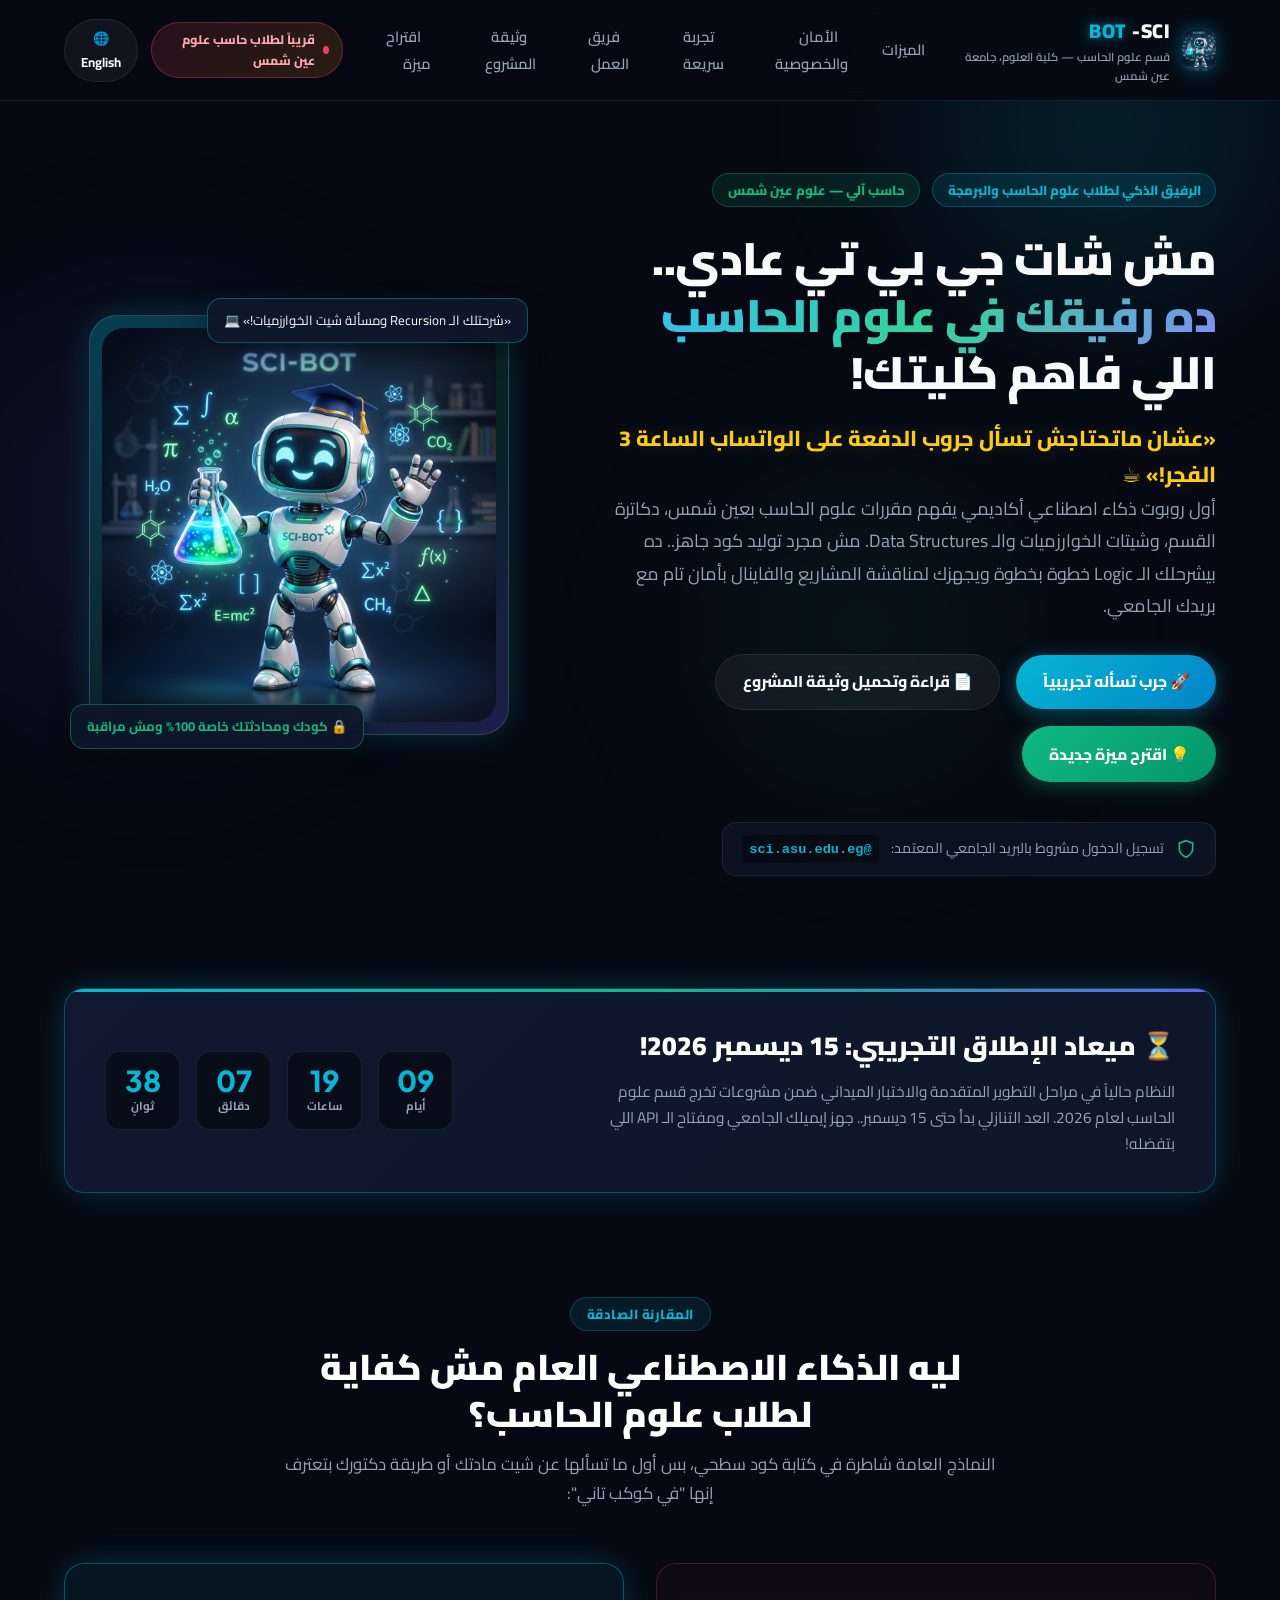
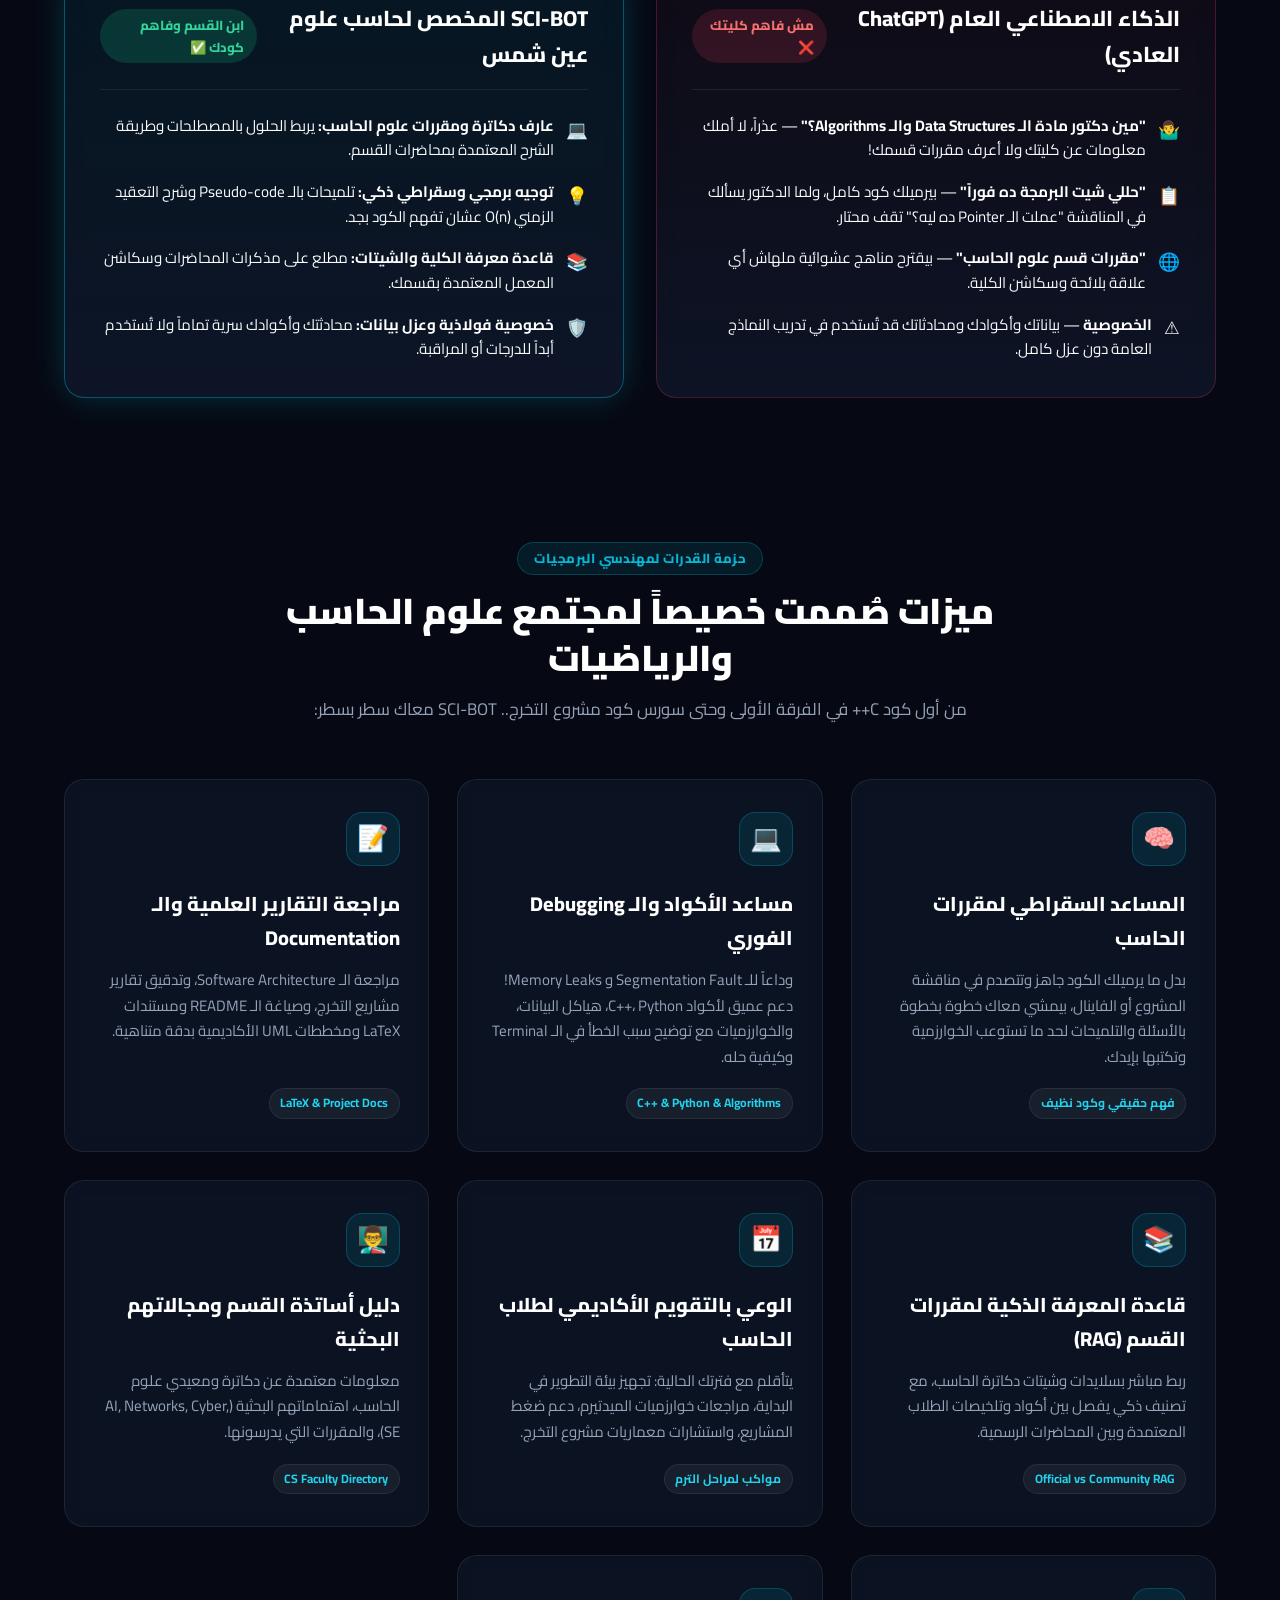
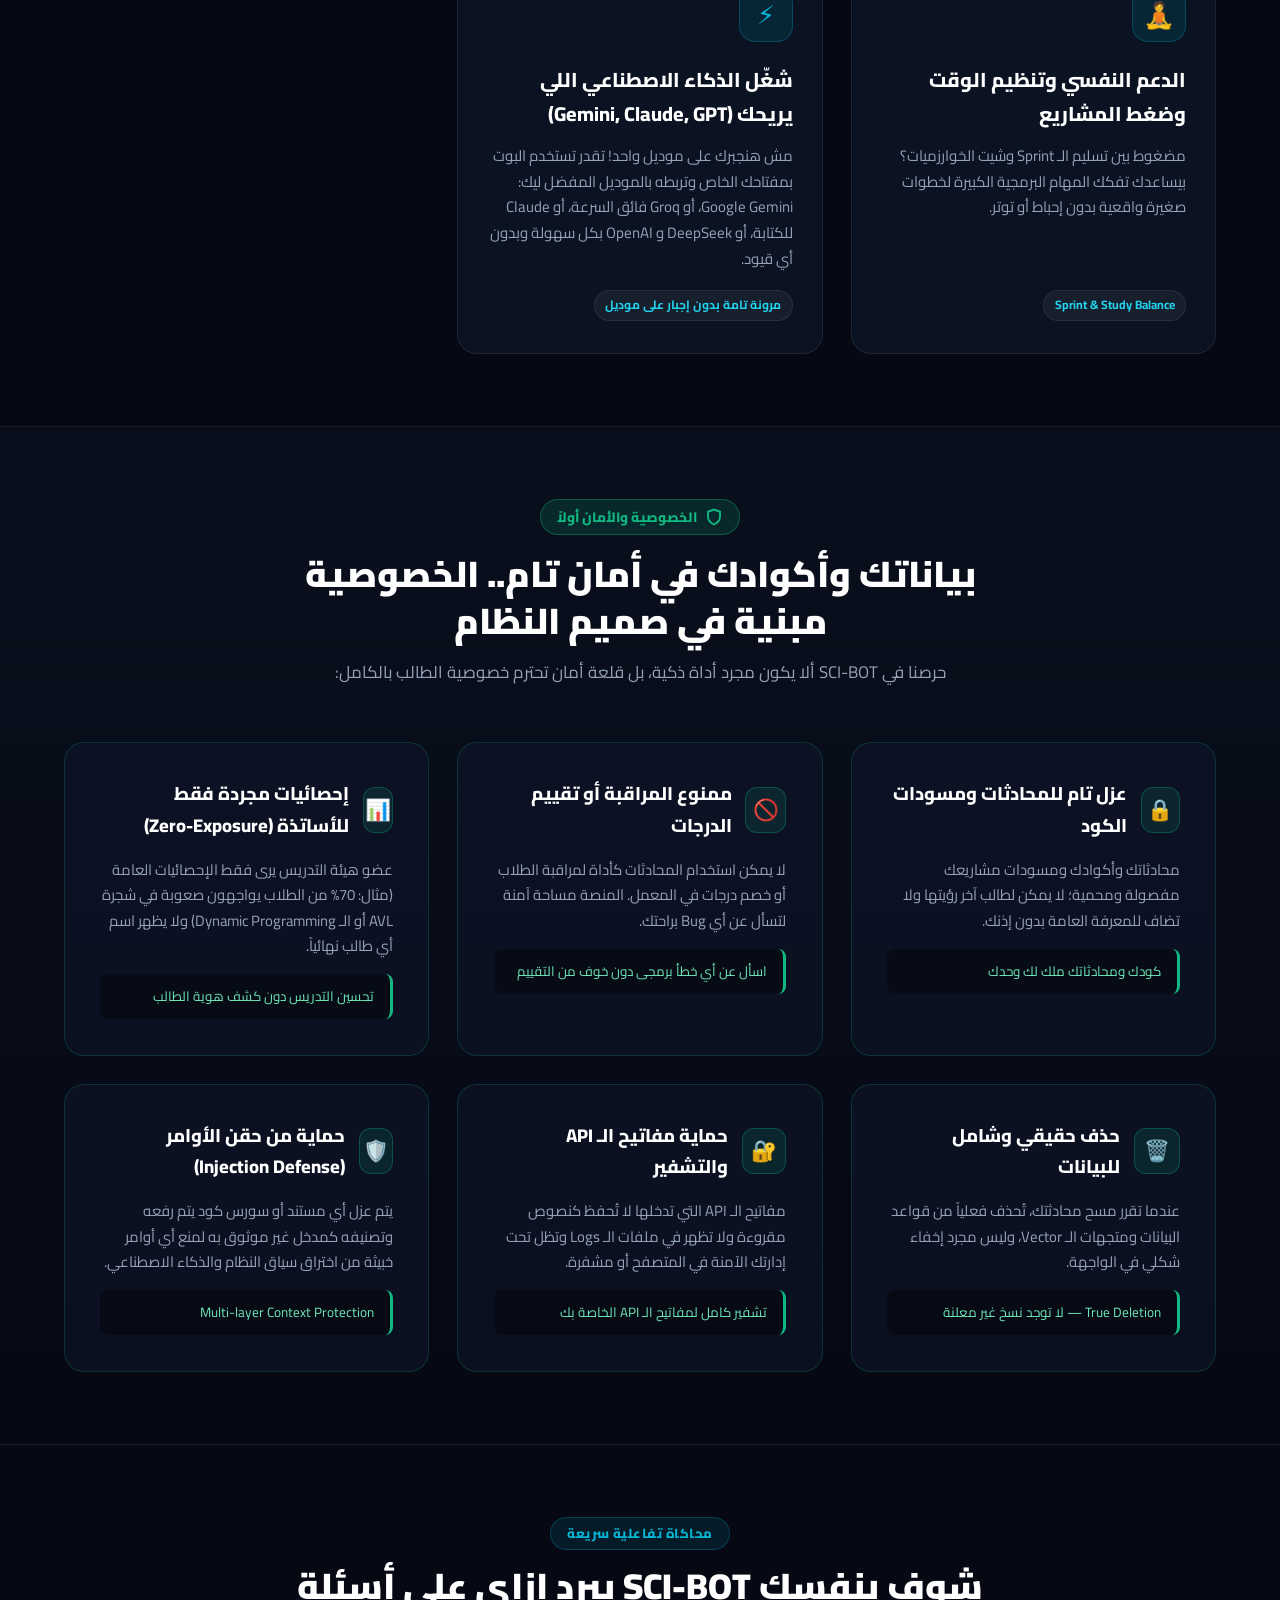
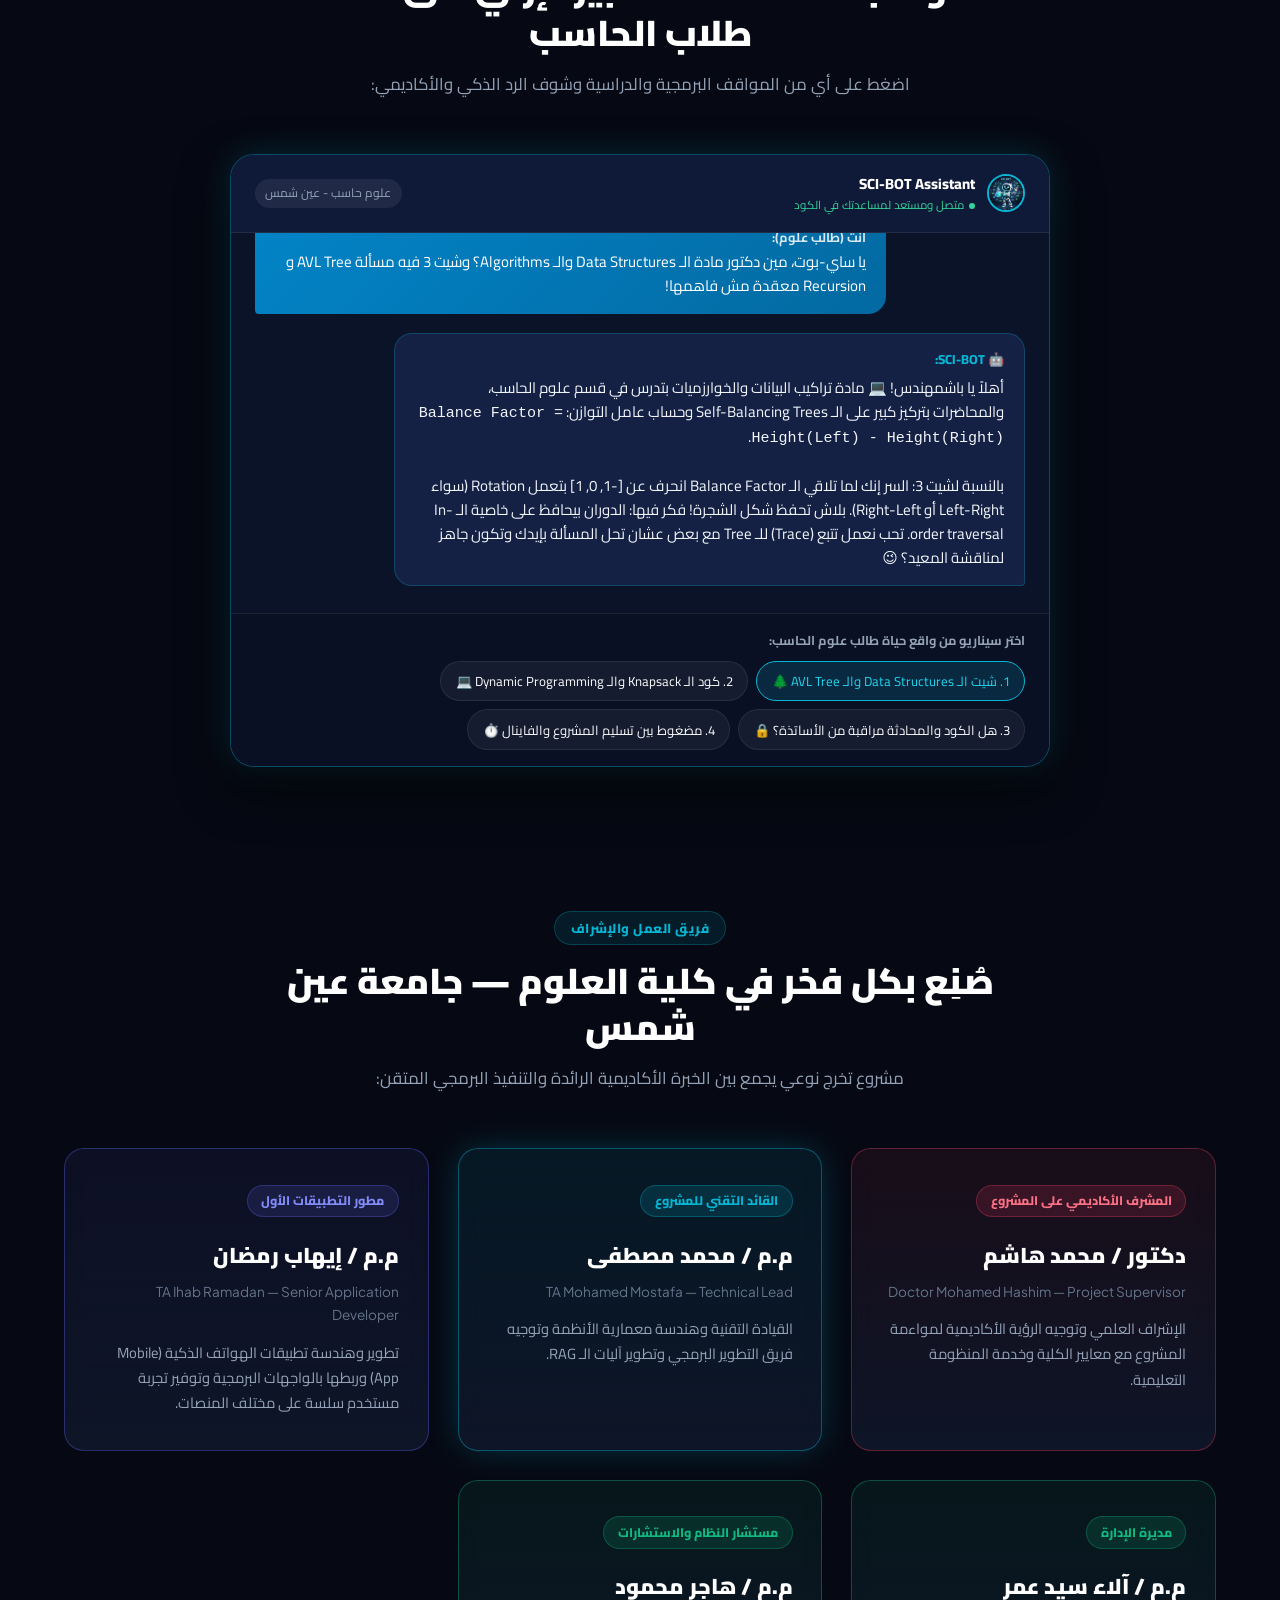
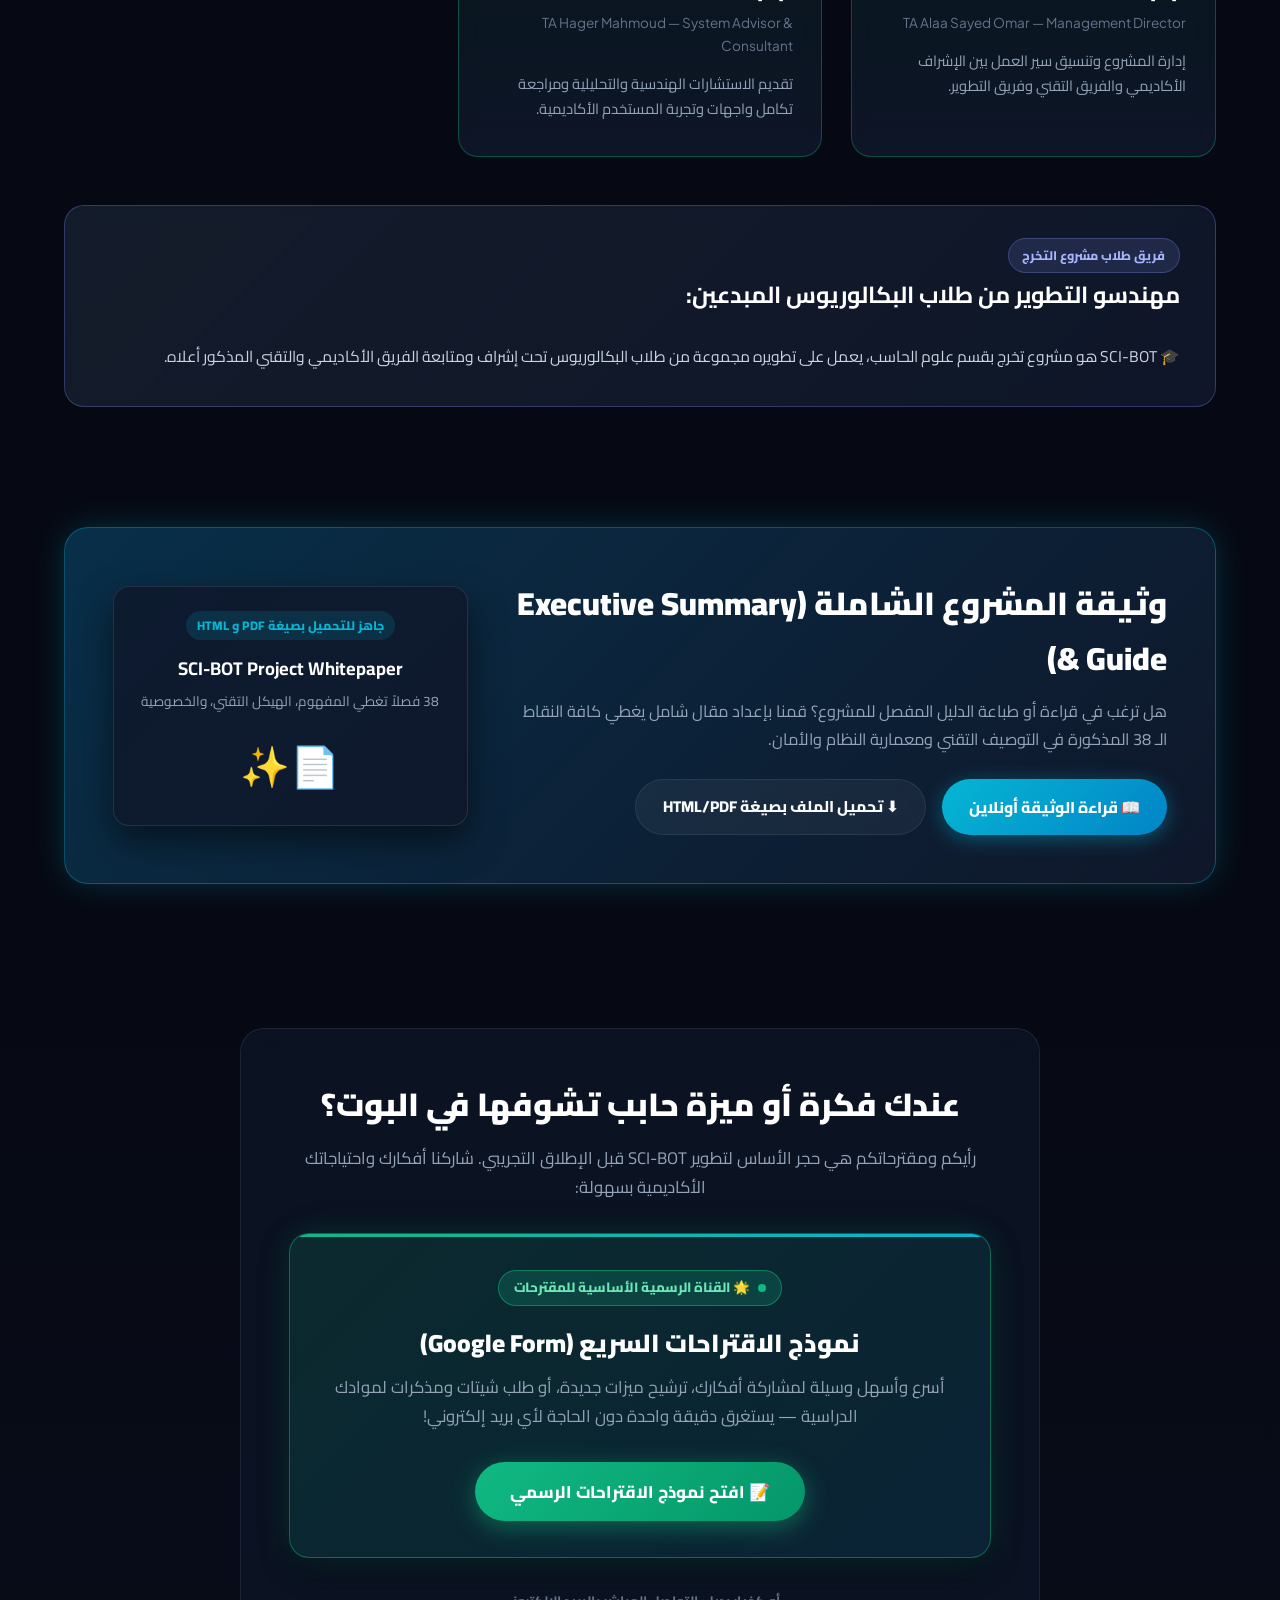
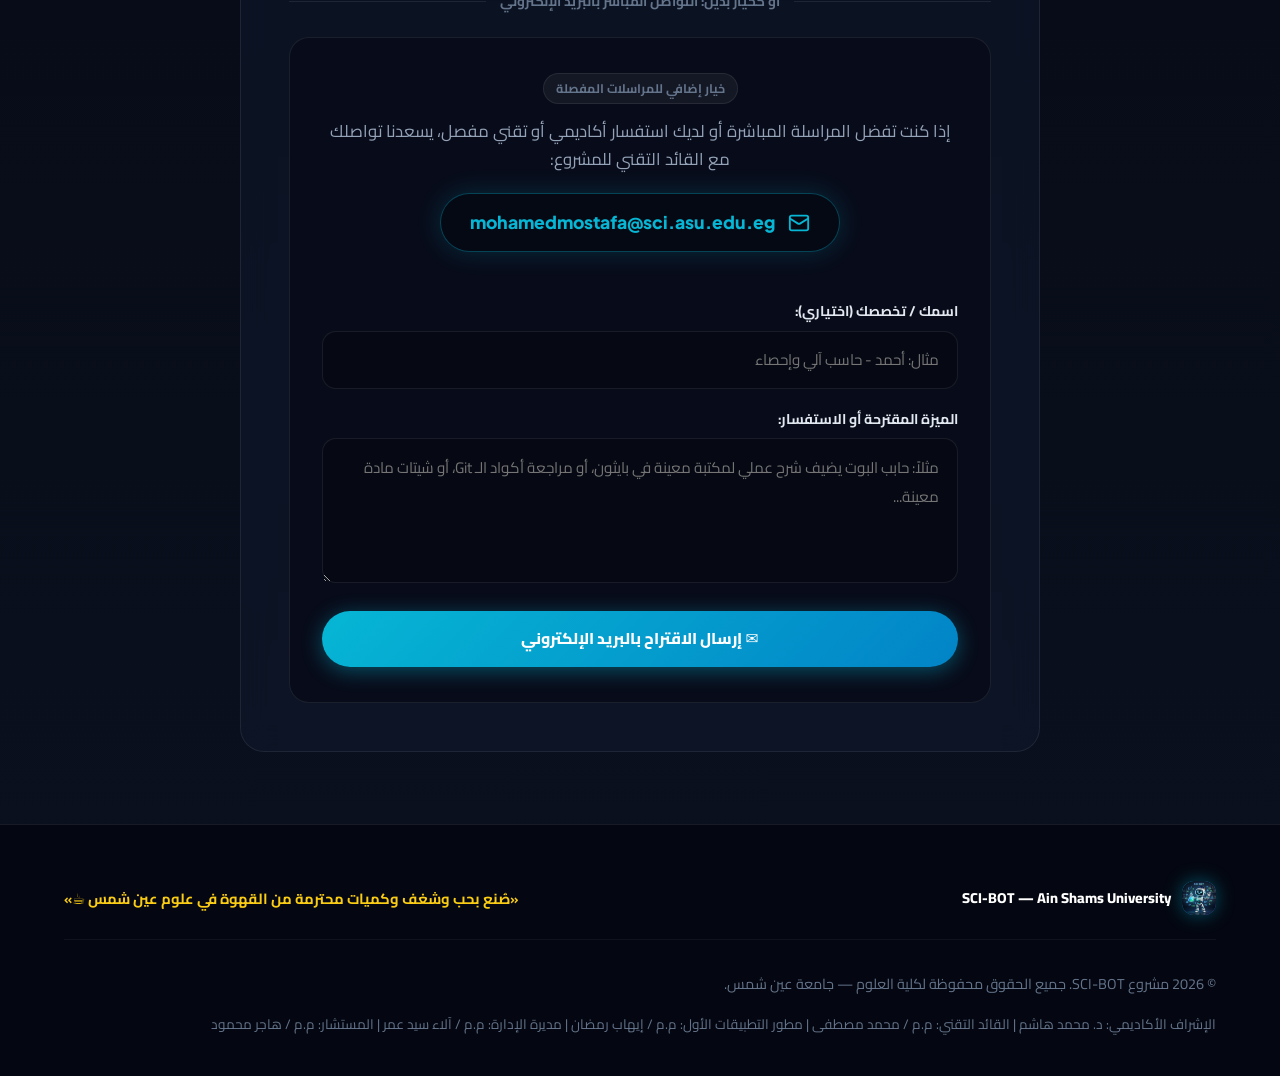
<file: index.html>
<!DOCTYPE html>
<html lang="ar" dir="rtl">
<head>
  <meta charset="UTF-8">
  <meta name="viewport" content="width=device-width, initial-scale=1.0">
  <title>SCI-BOT — الرفيق الأكاديمي الذكي لكلية العلوم | جامعة عين شمس</title>
  <meta name="description" content="SCI-BOT هو المساعد الأكاديمي الذكي المخصص لطلاب وأعضاء هيئة التدريس بكلية العلوم - جامعة عين شمس. يفهم مقررات الكلية، الشيتات، والمحاضرات مع حماية قصوى للخصوصية والأمان.">
  <meta name="keywords" content="SCI-BOT, كلية العلوم, جامعة عين شمس, ذكاء اصطناعي تعليمي, Ain Shams Science, AI Chatbot, ASU">

  <!-- Google Fonts -->
  <link rel="preconnect" href="https://fonts.googleapis.com">
  <link rel="preconnect" href="https://fonts.gstatic.com" crossorigin>
  <link href="https://fonts.googleapis.com/css2?family=Cairo:wght@400;600;700;800;900&family=Plus+Jakarta+Sans:wght@400;600;700;800&display=swap" rel="stylesheet">

  <!-- Main Stylesheet -->
  <link rel="stylesheet" href="styles.css">

  <!-- Responsive fixes (must stay AFTER styles.css) -->
  <link rel="stylesheet" href="responsive-fixes.css">
</head>
<body>

  <!-- Ambient Lighting Effects -->
  <div class="ambient-glow-1"></div>
  <div class="ambient-glow-2"></div>
  <div class="ambient-glow-3"></div>

  <!-- Navigation Bar -->
  <nav class="navbar" id="navbar">
    <div class="container nav-container">
      <a href="#hero" class="brand-wrapper">
        <div class="brand-icon">
          <img src="assets/mascot.jpg" alt="SCI-BOT Icon">
        </div>
        <div class="brand-info">
          <div class="brand-title">
            SCI-<span class="bot">BOT</span>
          </div>
          <span class="brand-subtitle" data-i18n="brandSubtitle">قسم علوم الحاسب — كلية العلوم، جامعة عين شمس</span>
        </div>
      </a>

      <!-- Desktop Nav Menu -->
      <ul class="nav-menu" id="navMenu">
        <li><a href="#features" class="nav-link" data-i18n="navFeatures">الميزات</a></li>
        <li><a href="#security" class="nav-link" data-i18n="navSecurity">الأمان والخصوصية</a></li>
        <li><a href="#demo" class="nav-link" data-i18n="navDemo">تجربة سريعة</a></li>
        <li><a href="#team" class="nav-link" data-i18n="navTeam">فريق العمل</a></li>
        <li><a href="#download" class="nav-link" data-i18n="navArticle">وثيقة المشروع</a></li>
        <li><a href="#feedback" class="nav-link" data-i18n="navContact">اقتراح ميزة</a></li>
      </ul>

      <!-- Nav Actions -->
      <div class="nav-actions">
        <div class="coming-soon-pill">
          <span class="pulse-dot"></span>
          <span data-i18n="comingSoonPill">قريباً لطلاب حاسب علوم عين شمس</span>
        </div>

        <button class="lang-toggle" id="langToggleBtn" aria-label="Toggle Language">
          🌐 English
        </button>

        <button class="mobile-toggle" id="mobileToggleBtn" aria-label="Toggle Navigation">
          <svg width="24" height="24" viewBox="0 0 24 24" fill="none" stroke="currentColor" stroke-width="2.2" stroke-linecap="round" stroke-linejoin="round"><line x1="3" y1="12" x2="21" y2="12"></line><line x1="3" y1="6" x2="21" y2="6"></line><line x1="3" y1="18" x2="21" y2="18"></line></svg>
        </button>
      </div>
    </div>
  </nav>

  <!-- Hero Section -->
  <header class="hero-section" id="hero">
    <div class="container hero-grid">
      <!-- Hero Text Column -->
      <div class="hero-content">
        <!-- Shown on phones only (the navbar pill is hidden there); see responsive-fixes.css -->
        <div class="coming-soon-pill hero-status-pill">
          <span class="pulse-dot"></span>
          <span data-i18n="comingSoonPill">قريباً لطلاب حاسب علوم عين شمس</span>
        </div>

        <div class="hero-badge-row">
          <span class="hero-tag" data-i18n="heroTag">الرفيق الذكي لطلاب علوم الحاسب والبرمجة</span>
          <span class="hero-asu-tag" data-i18n="heroAsuTag">حاسب آلي — علوم عين شمس</span>
        </div>

        <h1 class="hero-title" data-i18n="heroTitle">
          مش شات جي بي تي عادي..<br>
          <span class="gradient-text">ده رفيقك في علوم الحاسب</span> اللي فاهم كليتك!
        </h1>

        <span class="hero-punchline" data-i18n="heroPunchline">
          «عشان ماتحتاجش تسأل جروب الدفعة على الواتساب الساعة 3 الفجر!» ☕
        </span>

        <p class="hero-description" data-i18n="heroDesc">
          أول روبوت ذكاء اصطناعي أكاديمي يفهم مقررات علوم الحاسب بعين شمس، دكاترة القسم، وشيتات الخوارزميات والـ Data Structures. مش مجرد توليد كود جاهز.. ده بيشرحلك الـ Logic خطوة بخطوة ويجهزك لمناقشة المشاريع والفاينال بأمان تام مع بريدك الجامعي.
        </p>

        <div class="hero-cta-group">
          <a href="#demo" class="btn btn-primary" data-i18n="btnTryDemo">
            🚀 جرب تسأله تجريبياً
          </a>
          <a href="#download" class="btn btn-glass" data-i18n="btnDownloadDoc">
            📄 قراءة وتحميل وثيقة المشروع
          </a>
          <button class="btn btn-emerald trigger-suggest-modal" data-i18n="btnSuggestHero">
            💡 اقترح ميزة جديدة
          </button>
        </div>

        <div class="hero-credentials-pill">
          <svg class="cred-icon" width="20" height="20" viewBox="0 0 24 24" fill="none" stroke="currentColor" stroke-width="2"><path d="M12 22s8-4 8-10V5l-8-3-8 3v7c0 6 8 10 8 10z"></path></svg>
          <span data-i18n="credText">تسجيل الدخول مشروط بالبريد الجامعي المعتمد:</span>
          <code>@sci.asu.edu.eg</code>
        </div>
      </div>

      <!-- Hero Visual / Mascot Column -->
      <div class="hero-visual-card">
        <div class="mascot-glow-container">
          <img src="assets/mascot.jpg" alt="SCI-BOT Mascot" class="mascot-img">
          
          <div class="float-card-chat">
            <span data-i18n="floatChat">«شرحتلك الـ Recursion ومسألة شيت الخوارزميات!» 💻</span>
          </div>

          <div class="float-card-privacy">
            <span data-i18n="floatPrivacy">🔒 كودك ومحادثتك خاصة 100% ومش مراقبة</span>
          </div>
        </div>
      </div>
    </div>
  </header>

  <!-- Coming Soon Banner & Milestone Countdown (15 December 2026) -->
  <section class="container">
    <div class="coming-soon-banner">
      <div class="banner-content">
        <div class="banner-text">
          <h3 data-i18n="csTitle">⏳ ميعاد الإطلاق التجريبي: 15 ديسمبر 2026!</h3>
          <p data-i18n="csDesc">
            النظام حالياً في مراحل التطوير المتقدمة والاختبار الميداني ضمن مشروعات تخرج قسم علوم الحاسب لعام 2026. العد التنازلي بدأ حتى 15 ديسمبر.. جهز إيميلك الجامعي ومفتاح الـ API اللي بتفضله!
          </p>
        </div>

        <div class="banner-countdown">
          <div class="countdown-box">
            <div class="countdown-num" id="cdDays">92</div>
            <div class="countdown-label" data-i18n="csDays">أيام</div>
          </div>
          <div class="countdown-box">
            <div class="countdown-num" id="cdHours">09</div>
            <div class="countdown-label" data-i18n="csHours">ساعات</div>
          </div>
          <div class="countdown-box">
            <div class="countdown-num" id="cdMins">12</div>
            <div class="countdown-label" data-i18n="csMinutes">دقائق</div>
          </div>
          <div class="countdown-box">
            <div class="countdown-num" id="cdSecs">40</div>
            <div class="countdown-label" data-i18n="csSeconds">ثوانٍ</div>
          </div>
        </div>
      </div>
    </div>
  </section>

  <!-- Reality Check: General AI vs SCI-BOT -->
  <section class="section" id="comparison">
    <div class="container">
      <div class="section-header">
        <span class="section-tag" data-i18n="rcTag">المقارنة الصادقة</span>
        <h2 class="section-title" data-i18n="rcTitle">ليه الذكاء الاصطناعي العام مش كفاية لطلاب علوم الحاسب؟</h2>
        <p class="section-desc" data-i18n="rcDesc">
          النماذج العامة شاطرة في كتابة كود سطحي، بس أول ما تسألها عن شيت مادتك أو طريقة دكتورك بتعترف إنها "في كوكب تاني":
        </p>
      </div>

      <div class="comparison-grid">
        <!-- Generic AI -->
        <div class="comp-card generic">
          <div class="comp-header">
            <h3 class="comp-title" data-i18n="genAiTitle">الذكاء الاصطناعي العام (ChatGPT العادي)</h3>
            <span class="comp-badge bad" data-i18n="genAiBadge">مش فاهم كليتك ❌</span>
          </div>
          <ul class="comp-list">
            <li>
              <span class="comp-icon">🤷‍♂️</span>
              <span data-i18n="genItem1"><strong>"مين دكتور مادة الـ Data Structures والـ Algorithms؟"</strong> — عذراً، لا أملك معلومات عن كليتك ولا أعرف مقررات قسمك!</span>
            </li>
            <li>
              <span class="comp-icon">📋</span>
              <span data-i18n="genItem2"><strong>"حللي شيت البرمجة ده فوراً"</strong> — بيرميلك كود كامل، ولما الدكتور يسألك في المناقشة "عملت الـ Pointer ده ليه؟" تقف محتار.</span>
            </li>
            <li>
              <span class="comp-icon">🌐</span>
              <span data-i18n="genItem3"><strong>"مقررات قسم علوم الحاسب"</strong> — بيقترح مناهج عشوائية ملهاش أي علاقة بلائحة وسكاشن الكلية.</span>
            </li>
            <li>
              <span class="comp-icon">⚠️</span>
              <span data-i18n="genItem4"><strong>الخصوصية</strong> — بياناتك وأكوادك ومحادثاتك قد تُستخدم في تدريب النماذج العامة دون عزل كامل.</span>
            </li>
          </ul>
        </div>

        <!-- SCI-BOT -->
        <div class="comp-card scibot">
          <div class="comp-header">
            <h3 class="comp-title" data-i18n="sciBotTitle">SCI-BOT المخصص لحاسب علوم عين شمس</h3>
            <span class="comp-badge good" data-i18n="sciBotBadge">ابن القسم وفاهم كودك ✅</span>
          </div>
          <ul class="comp-list">
            <li>
              <span class="comp-icon">💻</span>
              <span data-i18n="sciItem1"><strong>عارف دكاترة ومقررات علوم الحاسب:</strong> يربط الحلول بالمصطلحات وطريقة الشرح المعتمدة بمحاضرات القسم.</span>
            </li>
            <li>
              <span class="comp-icon">💡</span>
              <span data-i18n="sciItem2"><strong>توجيه برمجي وسقراطي ذكي:</strong> تلميحات بالـ Pseudo-code وشرح التعقيد الزمني O(n) عشان تفهم الكود بجد.</span>
            </li>
            <li>
              <span class="comp-icon">📚</span>
              <span data-i18n="sciItem3"><strong>قاعدة معرفة الكلية والشيتات:</strong> مطلع على مذكرات المحاضرات وسكاشن المعمل المعتمدة بقسمك.</span>
            </li>
            <li>
              <span class="comp-icon">🛡️</span>
              <span data-i18n="sciItem4"><strong>خصوصية فولاذية وعزل بيانات:</strong> محادثتك وأكوادك سرية تماماً ولا تُستخدم أبداً للدرجات أو المراقبة.</span>
            </li>
          </ul>
        </div>
      </div>
    </div>
  </section>

  <!-- Core Features Section -->
  <section class="section" id="features">
    <div class="container">
      <div class="section-header">
        <span class="section-tag" data-i18n="featTag">حزمة القدرات لمهندسي البرمجيات</span>
        <h2 class="section-title" data-i18n="featTitle">ميزات صُممت خصيصاً لمجتمع علوم الحاسب والرياضيات</h2>
        <p class="section-desc" data-i18n="featDesc">
          من أول كود C++ في الفرقة الأولى وحتى سورس كود مشروع التخرج.. SCI-BOT معاك سطر بسطر:
        </p>
      </div>

      <div class="features-grid">
        <!-- Feature 1 -->
        <div class="feature-box">
          <div class="feature-icon-bubble">🧠</div>
          <h3 data-i18n="f1Title">المساعد السقراطي لمقررات الحاسب</h3>
          <p data-i18n="f1Desc">
            بدل ما يرميلك الكود جاهز وتتصدم في مناقشة المشروع أو الفاينال، بيمشي معاك خطوة بخطوة بالأسئلة والتلميحات لحد ما تستوعب الخوارزمية وتكتبها بإيدك.
          </p>
          <span class="feature-tag-chip" data-i18n="f1Tag">فهم حقيقي وكود نظيف</span>
        </div>

        <!-- Feature 2 -->
        <div class="feature-box">
          <div class="feature-icon-bubble">💻</div>
          <h3 data-i18n="f2Title">مساعد الأكواد والـ Debugging الفوري</h3>
          <p data-i18n="f2Desc">
            وداعاً للـ Segmentation Fault و Memory Leaks! دعم عميق لأكواد C++، Python، هياكل البيانات، والخوارزميات مع توضيح سبب الخطأ في الـ Terminal وكيفية حله.
          </p>
          <span class="feature-tag-chip" data-i18n="f2Tag">C++ & Python & Algorithms</span>
        </div>

        <!-- Feature 3 -->
        <div class="feature-box">
          <div class="feature-icon-bubble">📝</div>
          <h3 data-i18n="f3Title">مراجعة التقارير العلمية والـ Documentation</h3>
          <p data-i18n="f3Desc">
            مراجعة الـ Software Architecture، وتدقيق تقارير مشاريع التخرج، وصياغة الـ README ومستندات LaTeX ومخططات UML الأكاديمية بدقة متناهية.
          </p>
          <span class="feature-tag-chip" data-i18n="f3Tag">LaTeX & Project Docs</span>
        </div>

        <!-- Feature 4 -->
        <div class="feature-box">
          <div class="feature-icon-bubble">📚</div>
          <h3 data-i18n="f4Title">قاعدة المعرفة الذكية لمقررات القسم (RAG)</h3>
          <p data-i18n="f4Desc">
            ربط مباشر بسلايدات وشيتات دكاترة الحاسب، مع تصنيف ذكي يفصل بين أكواد وتلخيصات الطلاب المعتمدة وبين المحاضرات الرسمية.
          </p>
          <span class="feature-tag-chip" data-i18n="f4Tag">Official vs Community RAG</span>
        </div>

        <!-- Feature 5 -->
        <div class="feature-box">
          <div class="feature-icon-bubble">📅</div>
          <h3 data-i18n="f5Title">الوعي بالتقويم الأكاديمي لطلاب الحاسب</h3>
          <p data-i18n="f5Desc">
            يتأقلم مع فترتك الحالية: تجهيز بيئة التطوير في البداية، مراجعات خوارزميات الميدتيرم، دعم ضغط المشاريع، واستشارات معماريات مشروع التخرج.
          </p>
          <span class="feature-tag-chip" data-i18n="f5Tag">مواكب لمراحل الترم</span>
        </div>

        <!-- Feature 6 -->
        <div class="feature-box">
          <div class="feature-icon-bubble">👨‍🏫</div>
          <h3 data-i18n="f6Title">دليل أساتذة القسم ومجالاتهم البحثية</h3>
          <p data-i18n="f6Desc">
            معلومات معتمدة عن دكاترة ومعيدي علوم الحاسب، اهتماماتهم البحثية (AI, Networks, Cyber, SE)، والمقررات التي يدرسونها.
          </p>
          <span class="feature-tag-chip" data-i18n="f6Tag">CS Faculty Directory</span>
        </div>

        <!-- Feature 7 -->
        <div class="feature-box">
          <div class="feature-icon-bubble">🧘</div>
          <h3 data-i18n="f7Title">الدعم النفسي وتنظيم الوقت وضغط المشاريع</h3>
          <p data-i18n="f7Desc">
            مضغوط بين تسليم الـ Sprint وشيت الخوارزميات؟ بيساعدك تفكك المهام البرمجية الكبيرة لخطوات صغيرة واقعية بدون إحباط أو توتر.
          </p>
          <span class="feature-tag-chip" data-i18n="f7Tag">Sprint & Study Balance</span>
        </div>

        <!-- Feature 8 -->
        <div class="feature-box">
          <div class="feature-icon-bubble">⚡</div>
          <h3 data-i18n="f8Title">شغّل الذكاء الاصطناعي اللي يريحك (Gemini, Claude, GPT)</h3>
          <p data-i18n="f8Desc">
            مش هنجبرك على موديل واحد! تقدر تستخدم البوت بمفتاحك الخاص وتربطه بالموديل المفضل ليك: Google Gemini، أو Groq فائق السرعة، أو Claude للكتابة، أو DeepSeek و OpenAI بكل سهولة وبدون أي قيود.
          </p>
          <span class="feature-tag-chip" data-i18n="f8Tag">مرونة تامة بدون إجبار على موديل</span>
        </div>
      </div>
    </div>
  </section>

  <!-- Security & Privacy Fortress -->
  <section class="section security-section" id="security">
    <div class="container">
      <div class="section-header">
        <div class="security-badge-top">
          <svg width="18" height="18" viewBox="0 0 24 24" fill="none" stroke="currentColor" stroke-width="2.5"><path d="M12 22s8-4 8-10V5l-8-3-8 3v7c0 6 8 10 8 10z"></path></svg>
          <span data-i18n="secTag">الخصوصية والأمان أولاً</span>
        </div>
        <h2 class="section-title" data-i18n="secTitle">بياناتك وأكوادك في أمان تام.. الخصوصية مبنية في صميم النظام</h2>
        <p class="section-desc" data-i18n="secDesc">
          حرصنا في SCI-BOT ألا يكون مجرد أداة ذكية، بل قلعة أمان تحترم خصوصية الطالب بالكامل:
        </p>
      </div>

      <div class="security-grid">
        <!-- Sec 1 -->
        <div class="sec-card">
          <div class="sec-header">
            <div class="sec-icon-wrap">🔒</div>
            <h4 data-i18n="s1Title">عزل تام للمحادثات ومسودات الكود</h4>
          </div>
          <p data-i18n="s1Desc">
            محادثاتك وأكوادك ومسودات مشاريعك مفصولة ومحمية؛ لا يمكن لطالب آخر رؤيتها ولا تضاف للمعرفة العامة بدون إذنك.
          </p>
          <div class="sec-highlight-box" data-i18n="s1High">كودك ومحادثاتك ملك لك وحدك</div>
        </div>

        <!-- Sec 2 -->
        <div class="sec-card">
          <div class="sec-header">
            <div class="sec-icon-wrap">🚫</div>
            <h4 data-i18n="s2Title">ممنوع المراقبة أو تقييم الدرجات</h4>
          </div>
          <p data-i18n="s2Desc">
            لا يمكن استخدام المحادثات كأداة لمراقبة الطلاب أو خصم درجات في المعمل. المنصة مساحة آمنة لتسأل عن أي Bug براحتك.
          </p>
          <div class="sec-highlight-box" data-i18n="s2High">اسأل عن أي خطأ برمجى دون خوف من التقييم</div>
        </div>

        <!-- Sec 3 -->
        <div class="sec-card">
          <div class="sec-header">
            <div class="sec-icon-wrap">📊</div>
            <h4 data-i18n="s3Title">إحصائيات مجردة فقط للأساتذة (Zero-Exposure)</h4>
          </div>
          <p data-i18n="s3Desc">
            عضو هيئة التدريس يرى فقط الإحصائيات العامة (مثال: 70% من الطلاب يواجهون صعوبة في شجرة AVL أو الـ Dynamic Programming) ولا يظهر اسم أي طالب نهائياً.
          </p>
          <div class="sec-highlight-box" data-i18n="s3High">تحسين التدريس دون كشف هوية الطالب</div>
        </div>

        <!-- Sec 4 -->
        <div class="sec-card">
          <div class="sec-header">
            <div class="sec-icon-wrap">🗑️</div>
            <h4 data-i18n="s4Title">حذف حقيقي وشامل للبيانات</h4>
          </div>
          <p data-i18n="s4Desc">
            عندما تقرر مسح محادثتك، تُحذف فعلياً من قواعد البيانات ومتجهات الـ Vector، وليس مجرد إخفاء شكلي في الواجهة.
          </p>
          <div class="sec-highlight-box" data-i18n="s4High">True Deletion — لا توجد نسخ غير معلنة</div>
        </div>

        <!-- Sec 5 -->
        <div class="sec-card">
          <div class="sec-header">
            <div class="sec-icon-wrap">🔐</div>
            <h4 data-i18n="s5Title">حماية مفاتيح الـ API والتشفير</h4>
          </div>
          <p data-i18n="s5Desc">
            مفاتيح الـ API التي تدخلها لا تُحفظ كنصوص مقروءة ولا تظهر في ملفات الـ Logs وتظل تحت إدارتك الآمنة في المتصفح أو مشفرة.
          </p>
          <div class="sec-highlight-box" data-i18n="s5High">تشفير كامل لمفاتيح الـ API الخاصة بك</div>
        </div>

        <!-- Sec 6 -->
        <div class="sec-card">
          <div class="sec-header">
            <div class="sec-icon-wrap">🛡️</div>
            <h4 data-i18n="s6Title">حماية من حقن الأوامر (Injection Defense)</h4>
          </div>
          <p data-i18n="s6Desc">
            يتم عزل أي مستند أو سورس كود يتم رفعه وتصنيفه كمدخل غير موثوق به لمنع أي أوامر خبيثة من اختراق سياق النظام والذكاء الاصطناعي.
          </p>
          <div class="sec-highlight-box" data-i18n="s6High">Multi-layer Context Protection</div>
        </div>
      </div>
    </div>
  </section>

  <!-- Interactive Chat Simulator Demo -->
  <section class="section demo-section" id="demo">
    <div class="container">
      <div class="section-header">
        <span class="section-tag" data-i18n="demoTag">محاكاة تفاعلية سريعة</span>
        <h2 class="section-title" data-i18n="demoTitle">شوف بنفسك SCI-BOT بيرد إزاي على أسئلة طلاب الحاسب</h2>
        <p class="section-desc" data-i18n="demoDesc">
          اضغط على أي من المواقف البرمجية والدراسية وشوف الرد الذكي والأكاديمي:
        </p>
      </div>

      <!-- Simulator Card -->
      <div class="simulator-container">
        <div class="sim-topbar">
          <div class="sim-bot-status">
            <div class="sim-avatar">
              <img src="assets/mascot.jpg" alt="SCI-BOT Avatar">
            </div>
            <div class="sim-status-text">
              <span class="sim-bot-name">SCI-BOT Assistant</span>
              <span class="sim-badge-online" data-i18n="demoOnline">متصل ومستعد لمساعدتك في الكود</span>
            </div>
          </div>
          <span class="sim-faculty-badge" data-i18n="demoFacultyBadge">علوم حاسب - عين شمس</span>
        </div>

        <div class="sim-chat-area" id="simChatArea">
          <!-- Chat bubbles rendered dynamically via app.js -->
        </div>

        <div class="sim-presets-bar">
          <span class="sim-presets-label" data-i18n="demoPresetsLabel">اختر سيناريو من واقع حياة طالب علوم الحاسب:</span>
          <div class="presets-chips">
            <button class="preset-chip active" data-preset="preset1" data-i18n="preset1">
              1. شيت الـ Data Structures والـ AVL Tree 🌲
            </button>
            <button class="preset-chip" data-preset="preset2" data-i18n="preset2">
              2. كود الـ Knapsack والـ Dynamic Programming 💻
            </button>
            <button class="preset-chip" data-preset="preset3" data-i18n="preset3">
              3. هل الكود والمحادثة مراقبة من الأساتذة؟ 🔒
            </button>
            <button class="preset-chip" data-preset="preset4" data-i18n="preset4">
              4. مضغوط بين تسليم المشروع والفاينال ⏱️
            </button>
          </div>
        </div>
      </div>
    </div>
  </section>

  <!-- Supervision & Development Team -->
  <section class="section team-section" id="team">
    <div class="container">
      <div class="section-header">
        <span class="section-tag" data-i18n="teamTag">فريق العمل والإشراف</span>
        <h2 class="section-title" data-i18n="teamTitle">صُنِع بكل فخر في كلية العلوم — جامعة عين شمس</h2>
        <p class="section-desc" data-i18n="teamDesc">
          مشروع تخرج نوعي يجمع بين الخبرة الأكاديمية الرائدة والتنفيذ البرمجي المتقن:
        </p>
      </div>

      <!-- Leaders Cards -->
      <div class="supervision-cards">
        <!-- Supervisor -->
        <div class="member-card supervisor">
          <span class="role-tag tag-supervisor" data-i18n="supRole">المشرف الأكاديمي على المشروع</span>
          <h3 class="member-name" data-i18n="supName">دكتور / محمد هاشم</h3>
          <span class="member-eng-name" data-i18n="supEn">Doctor Mohamed Hashim — Project Supervisor</span>
          <p class="member-desc" data-i18n="supDesc">
            الإشراف العلمي وتوجيه الرؤية الأكاديمية لمواءمة المشروع مع معايير الكلية وخدمة المنظومة التعليمية.
          </p>
        </div>

        <!-- Technical Lead -->
        <div class="member-card lead">
          <span class="role-tag tag-lead" data-i18n="leadRole">القائد التقني للمشروع</span>
          <h3 class="member-name" data-i18n="leadName">م.م / محمد مصطفى</h3>
          <span class="member-eng-name" data-i18n="leadEn">TA Mohamed Mostafa — Technical Lead</span>
          <p class="member-desc" data-i18n="leadDesc">
            القيادة التقنية وهندسة معمارية الأنظمة وتوجيه فريق التطوير البرمجي وتطوير آليات الـ RAG.
          </p>
        </div>

        <!-- Senior Application Developer -->
        <div class="member-card dev">
          <span class="role-tag tag-dev" data-i18n="devRole">مطور التطبيقات الأول</span>
          <h3 class="member-name" data-i18n="devName">م.م / إيهاب رمضان</h3>
          <span class="member-eng-name" data-i18n="devEn">TA Ihab Ramadan — Senior Application Developer</span>
          <p class="member-desc" data-i18n="devDesc">
            تطوير وهندسة تطبيقات الهواتف الذكية (Mobile App) وربطها بالواجهات البرمجية وتوفير تجربة مستخدم سلسة على مختلف المنصات.
          </p>
        </div>

        <!-- Management Director -->
        <div class="member-card advisor director">
          <span class="role-tag tag-advisor" data-i18n="dirRole">مديرة الإدارة</span>
          <h3 class="member-name" data-i18n="dirName">م.م / آلاء سيد عمر</h3>
          <span class="member-eng-name" data-i18n="dirEn">TA Alaa Sayed Omar — Management Director</span>
          <p class="member-desc" data-i18n="dirDesc">
            إدارة المشروع وتنسيق سير العمل بين الإشراف الأكاديمي والفريق التقني وفريق التطوير.
          </p>
        </div>

        <!-- System Advisor & Consultant -->
        <div class="member-card advisor">
          <span class="role-tag tag-advisor" data-i18n="advRole">مستشار النظام والاستشارات</span>
          <h3 class="member-name" data-i18n="advName">م.م / هاجر محمود</h3>
          <span class="member-eng-name" data-i18n="advEn">TA Hager Mahmoud — System Advisor & Consultant</span>
          <p class="member-desc" data-i18n="advDesc">
            تقديم الاستشارات الهندسية والتحليلية ومراجعة تكامل واجهات وتجربة المستخدم الأكاديمية.
          </p>
        </div>
      </div>

      <!-- Graduation Project Students (names intentionally omitted) -->
      <div class="students-card">
        <div class="students-header">
          <div>
            <span class="role-tag tag-students" data-i18n="studRole">فريق طلاب مشروع التخرج</span>
            <h3 style="font-size: 1.45rem; color: #fff; margin-top: 0.4rem;" data-i18n="studHeader">
              مهندسو التطوير من طلاب البكالوريوس المبدعين:
            </h3>
          </div>
        </div>

        <p style="font-size: 0.98rem; color: #cbd5e1; line-height: 1.8; margin-top: 1rem;" data-i18n="studNote">
          🎓 SCI-BOT هو مشروع تخرج بقسم علوم الحاسب، يعمل على تطويره مجموعة من طلاب البكالوريوس تحت إشراف ومتابعة الفريق الأكاديمي والتقني المذكور أعلاه.
        </p>
      </div>
    </div>
  </section>

  <!-- Download Full Article & Executive Summary -->
  <section class="download-section" id="download">
    <div class="container">
      <div class="download-banner">
        <div class="download-info">
          <h3 data-i18n="dlTitle">وثيقة المشروع الشاملة (Executive Summary & Guide)</h3>
          <p data-i18n="dlDesc">
            هل ترغب في قراءة أو طباعة الدليل المفصل للمشروع؟ قمنا بإعداد مقال شامل يغطي كافة النقاط الـ 38 المذكورة في التوصيف التقني ومعمارية النظام والأمان.
          </p>
          <div class="download-actions">
            <button class="btn btn-primary" id="openArticleModalBtn" data-i18n="btnReadArticle">
              📖 قراءة الوثيقة أونلاين
            </button>
            <a href="SCI-BOT_Executive_Summary.html" download="SCI-BOT_Executive_Summary.html" class="btn btn-glass" data-i18n="btnDownloadArticle">
              ⬇️ تحميل الملف بصيغة HTML/PDF
            </a>
          </div>
        </div>

        <div class="doc-preview-mockup">
          <span class="doc-badge-pill" data-i18n="docBadgePill">جاهز للتحميل بصيغة PDF و HTML</span>
          <h4 style="color: #fff; font-size: 1.15rem; margin-bottom: 0.4rem;" data-i18n="docMockupTitle">SCI-BOT Project Whitepaper</h4>
          <p style="color: #94a3b8; font-size: 0.85rem;" data-i18n="docMockupDesc">38 فصلاً تغطي المفهوم، الهيكل التقني، والخصوصية</p>
          <div style="margin-top: 1.2rem; font-size: 2.5rem;">📄✨</div>
        </div>
      </div>
    </div>
  </section>

  <!-- Suggestions & Inquiries Section -->
  <section class="feedback-section" id="feedback">
    <div class="container">
      <div class="feedback-card">
        <h3 data-i18n="sugTitle">عندك فكرة أو ميزة حابب تشوفها في البوت؟</h3>
        <p data-i18n="sugDesc">
          رأيكم ومقترحاتكم هي حجر الأساس لتطوير SCI-BOT قبل الإطلاق التجريبي. شاركنا أفكارك واحتياجاتك الأكاديمية بسهولة:
        </p>

        <!-- Main Channel: Google Form (Prominently Highlighted) -->
        <div class="feedback-primary-box">
          <div class="primary-channel-pill">
            <span class="pulse-dot"></span>
            <span data-i18n="sugFormBadge">🌟 القناة الرسمية الأساسية للمقترحات</span>
          </div>
          <h4 class="feedback-box-title" data-i18n="sugFormTitle">نموذج الاقتراحات السريع (Google Form)</h4>
          <p class="feedback-box-desc" data-i18n="sugFormDesc">
            أسرع وأسهل وسيلة لمشاركة أفكارك، ترشيح ميزات جديدة، أو طلب شيتات ومذكرات لموادك الدراسية — يستغرق دقيقة واحدة دون الحاجة لأي بريد إلكتروني!
          </p>
          <a href="https://forms.gle/ddD9Z3V1Pd1oChNz9" target="_blank" rel="noopener noreferrer" class="btn btn-emerald btn-lg-glow" data-i18n="btnOpenForm">
            📝 افتح نموذج الاقتراحات الرسمي
          </a>
        </div>

        <!-- Divider -->
        <div class="feedback-divider">
          <span data-i18n="sugOrEmail">أو كخيار بديل: التواصل المباشر بالبريد الإلكتروني</span>
        </div>

        <!-- Secondary Option: Email Channel -->
        <div class="feedback-secondary-box">
          <span class="secondary-channel-tag" data-i18n="sugEmailTag">خيار إضافي للمراسلات المفصلة</span>
          <p class="feedback-alt-text" data-i18n="sugEmailDesc">
            إذا كنت تفضل المراسلة المباشرة أو لديك استفسار أكاديمي أو تقني مفصل، يسعدنا تواصلك مع القائد التقني للمشروع:
          </p>

          <!-- Direct Email Badge -->
          <a href="mailto:mohamedmostafa@sci.asu.edu.eg?subject=SCI-BOT%20Feature%20Suggestion%20or%20Enquiry" class="email-direct-box">
            <svg width="22" height="22" viewBox="0 0 24 24" fill="none" stroke="currentColor" stroke-width="2"><rect x="2" y="4" width="20" height="16" rx="2"></rect><path d="m22 7-8.97 5.7a1.94 1.94 0 0 1-2.06 0L2 7"></path></svg>
            mohamedmostafa@sci.asu.edu.eg
          </a>

          <!-- Interactive Suggestion Generator Form -->
          <form class="interactive-suggest-form" id="suggestionForm">
            <div class="form-group">
              <label for="sugName" data-i18n="sugNameLabel">اسمك / تخصصك (اختياري):</label>
              <input type="text" id="sugName" class="form-control" data-i18n-placeholder="sugNamePlaceholder" placeholder="مثال: أحمد - حاسب آلي وإحصاء">
            </div>

            <div class="form-group">
              <label for="sugMessage" data-i18n="sugMsgLabel">الميزة المقترحة أو الاستفسار:</label>
              <textarea id="sugMessage" class="form-control" rows="4" data-i18n-placeholder="sugPlaceholder" placeholder="مثلاً: حابب البوت يضيف شرح عملي لمكتبة معينة في بايثون، أو مراجعة أكواد الـ Git، أو شيتات مادة معينة..."></textarea>
            </div>

            <button type="submit" class="btn btn-primary" style="width: 100%;" data-i18n="btnSendMail">
              ✉️ إرسال الاقتراح بالبريد الإلكتروني
            </button>
          </form>
        </div>
      </div>
    </div>
  </section>

  <!-- Footer -->
  <footer class="footer">
    <div class="container">
      <div class="footer-top">
        <div class="footer-brand">
          <div class="brand-icon" style="width: 34px; height: 34px;">
            <img src="assets/mascot.jpg" alt="SCI-BOT">
          </div>
          <span style="font-weight: 800; color: #fff;">SCI-BOT — Ain Shams University</span>
        </div>

        <div class="footer-quote" data-i18n="footerQuote">
          «صُنع بحب وشغف وكميات محترمة من القهوة في علوم عين شمس ☕»
        </div>
      </div>

      <div class="footer-bottom">
        <p data-i18n="footerCopy">
          © 2026 مشروع SCI-BOT. جميع الحقوق محفوظة لكلية العلوم — جامعة عين شمس.
        </p>
        <div style="font-size: 0.85rem; color: #64748b;" data-i18n="footerTeamNote">
          الإشراف الأكاديمي: د. محمد هاشم | القائد التقني: م.م / محمد مصطفى | مطور التطبيقات الأول: م.م / إيهاب رمضان | مديرة الإدارة: م.م / الاء سيد عمر | المستشار: م.م / هاجر محمود
        </div>
      </div>
    </div>
  </footer>

  <!-- Modal 1: Article Viewer Modal -->
  <div class="modal-overlay" id="articleModal">
    <div class="modal-card modal-card-article">
      <button class="modal-close-btn" id="closeArticleModalBtn" aria-label="Close">✕</button>
      <div class="modal-header">
        <span class="hero-tag" data-i18n="modalArticleTag">وثيقة المشروع</span>
        <h3 class="modal-title" style="font-size: 1.45rem; color: #fff; margin-top: 0.4rem;" data-i18n="modalArticleTitle">وثيقة المشروع والميزات الشاملة</h3>
      </div>
      
      <div class="modal-iframe-frame">
        <iframe src="SCI-BOT_Executive_Summary.html" title="SCI-BOT Executive Summary" class="doc-iframe"></iframe>
      </div>

      <div class="modal-actions">
        <a href="SCI-BOT_Executive_Summary.html" target="_blank" class="btn btn-glass" data-i18n="btnOpenNewTab">
          ↗ فتح في نافذة مستقلة
        </a>
        <a href="SCI-BOT_Executive_Summary.html" download="SCI-BOT_Executive_Summary.html" class="btn btn-primary" data-i18n="btnDownloadFullDoc">
          ⬇️ تحميل الوثيقة كاملة
        </a>
      </div>
    </div>
  </div>

  <!-- Modal 2: Suggestion Modal -->
  <div class="modal-overlay" id="suggestModal">
    <div class="modal-card" style="max-width: 580px;">
      <button class="modal-close-btn" id="closeSuggestModalBtn" aria-label="Close">✕</button>
      <div style="text-align: center; margin-bottom: 1.5rem;">
        <span class="hero-tag" data-i18n="modalSugTag">💡 اقتراح ميزة أو استفسار</span>
        <h3 style="font-size: 1.45rem; color: #fff; margin-top: 0.5rem;" data-i18n="modalSugHeader">شاركنا أفكارك لتطوير SCI-BOT</h3>
        <p style="font-size: 0.9rem; color: var(--text-muted); margin-top: 0.3rem;" data-i18n="modalSugSub">
          اختر الطريقة الأنسب لك لمشاركة مقترحاتك مع فريق العمل:
        </p>
      </div>

      <!-- Primary Option: Google Form -->
      <div class="modal-primary-choice">
        <div class="primary-channel-pill" style="margin-bottom: 0.8rem;">
          <span class="pulse-dot"></span>
          <span data-i18n="sugFormBadge">🌟 القناة الرسمية الأساسية للمقترحات</span>
        </div>
        <a href="https://forms.gle/ddD9Z3V1Pd1oChNz9" target="_blank" rel="noopener noreferrer" class="btn btn-emerald" style="width: 100%; font-size: 1.05rem; padding: 0.95rem 1.4rem;" data-i18n="btnOpenFormModal">
          📝 فتح نموذج الاقتراحات السريع (مُوصى به)
        </a>
        <span style="display: block; font-size: 0.82rem; color: #94a3b8; margin-top: 0.5rem;" data-i18n="modalFormHint">
          ⚡ يستغرق دقيقة واحدة — أسهل وأسرع وسيلة دون فتح برامج الإيميل
        </span>
      </div>

      <!-- Divider -->
      <div class="feedback-divider">
        <span data-i18n="sugOrEmailOption">أو كخيار بديل: المراسلة عبر البريد</span>
      </div>

      <!-- Secondary Option: Direct Email -->
      <div class="modal-secondary-choice">
        <a href="mailto:mohamedmostafa@sci.asu.edu.eg?subject=SCI-BOT%20Feature%20Suggestion&body=Hello%20TA%20Mohamed%20Mostafa,%0A%0AI%20would%20like%20to%20suggest%20the%20following%20feature%20for%20SCI-BOT:%0A%0A" class="btn btn-glass" style="width: 100%;" data-i18n="btnEmailModal">
          ✉️ مراسلة م.م / محمد مصطفى بالإيميل
        </a>
        <span style="display: block; font-size: 0.78rem; color: var(--text-dim); margin-top: 0.4rem;">
          mohamedmostafa@sci.asu.edu.eg
        </span>
      </div>
    </div>
  </div>

  <!-- Main JavaScript -->
  <script src="app.js"></script>
</body>
</html>
</file>
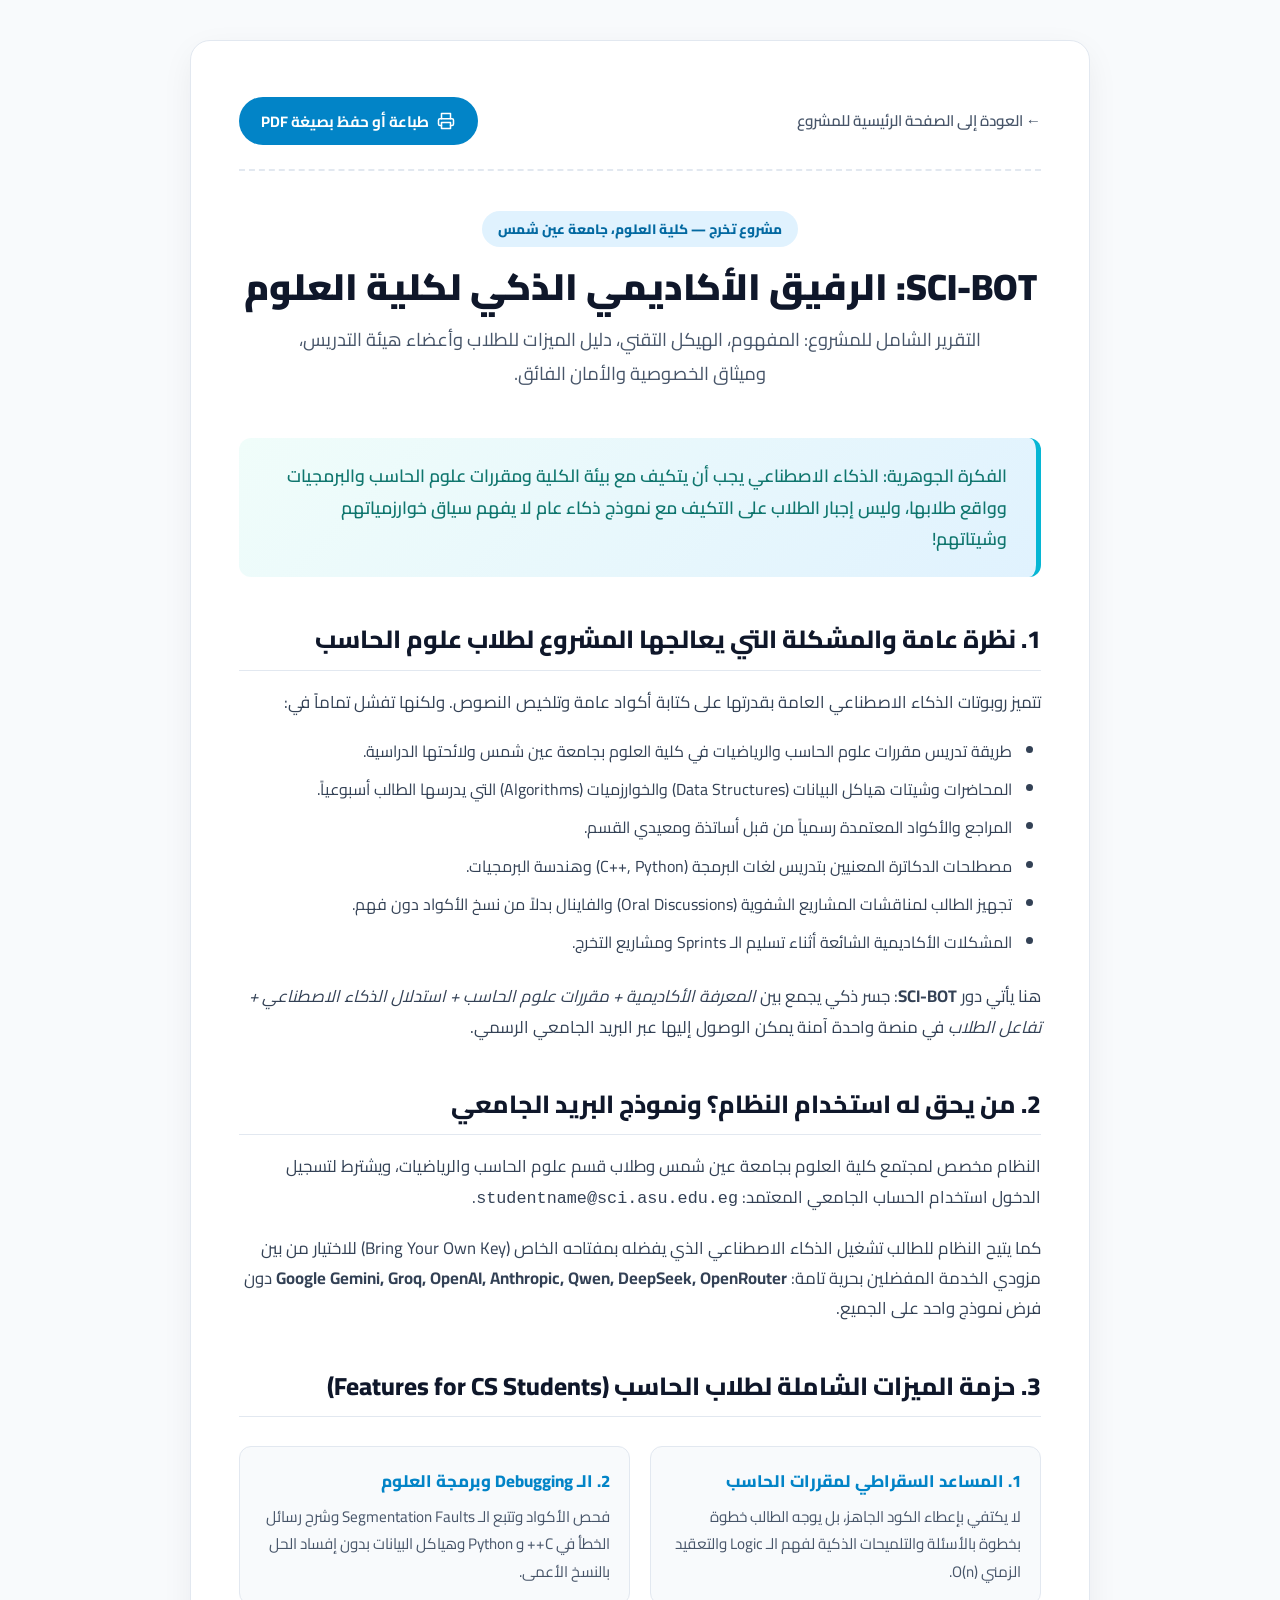
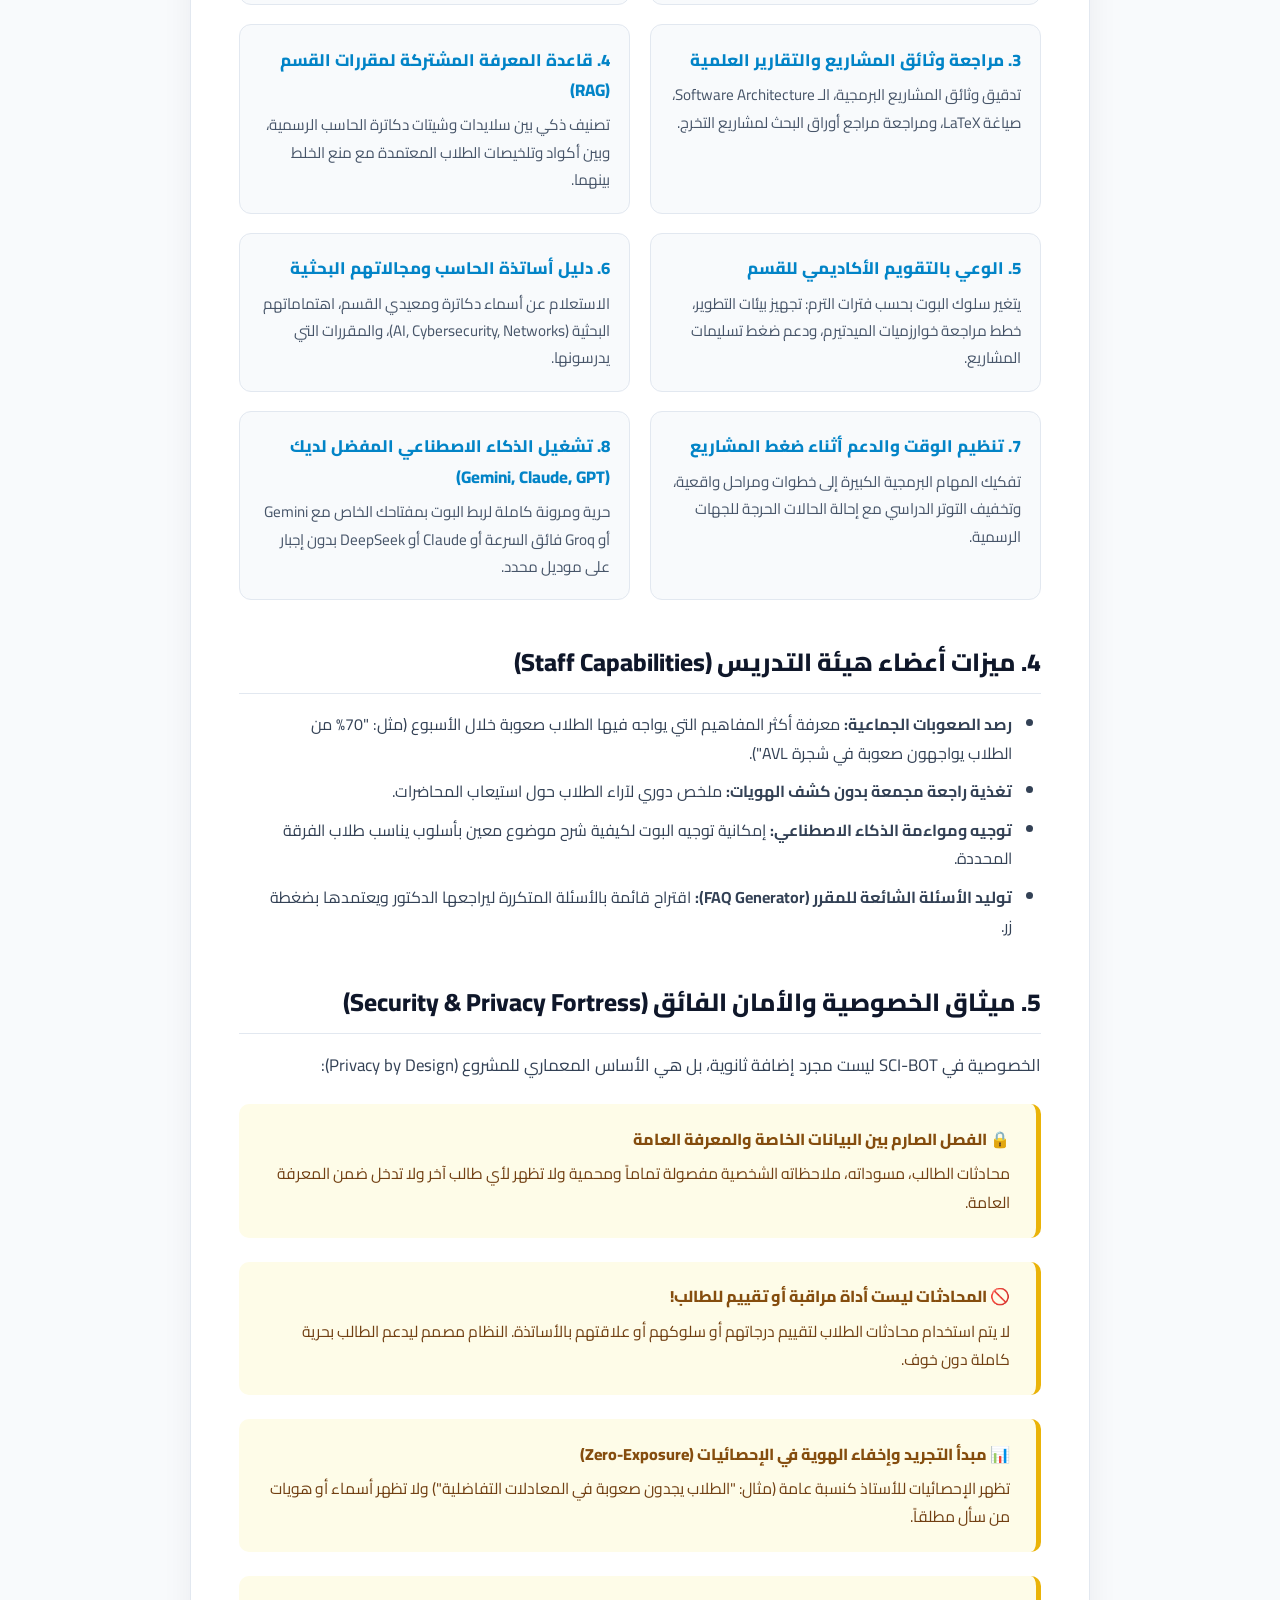
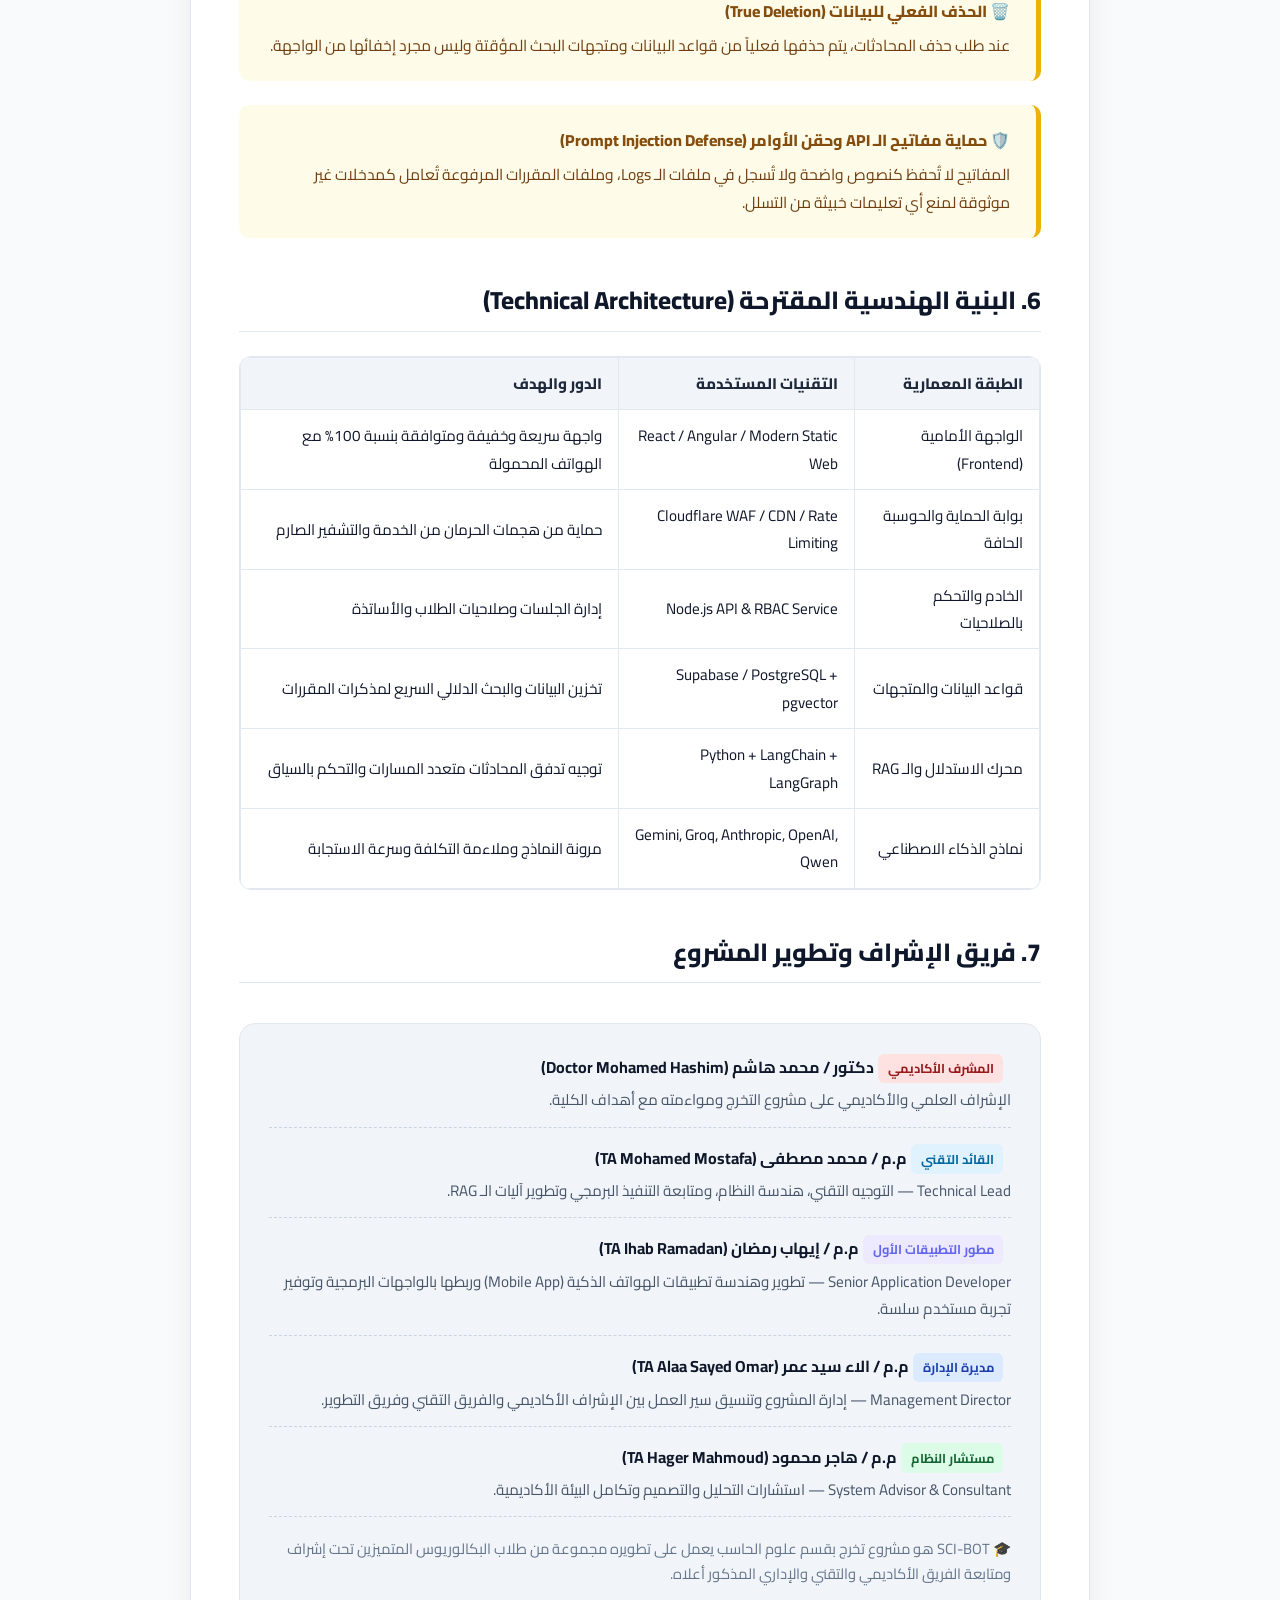
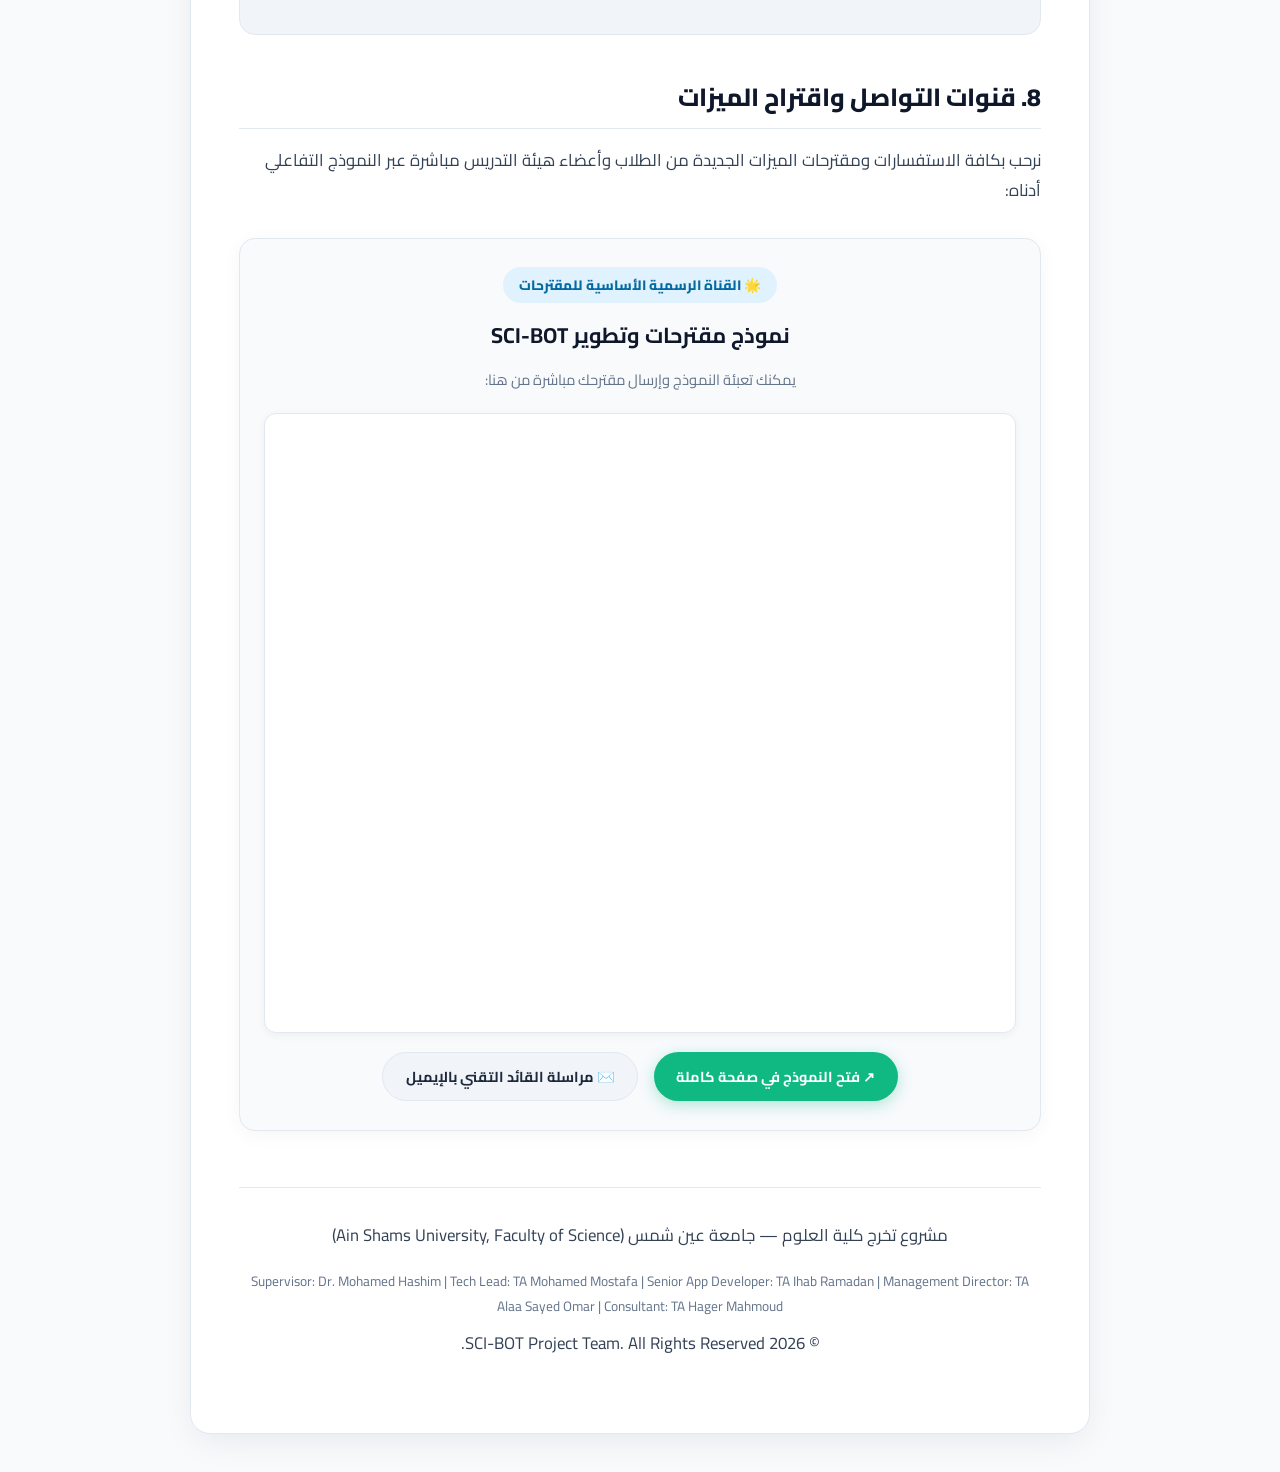
<file: SCI-BOT_Executive_Summary.html>
<!DOCTYPE html>
<html lang="ar" dir="rtl">
<head>
  <meta charset="UTF-8">
  <meta name="viewport" content="width=device-width, initial-scale=1.0">
  <title>SCI-BOT — وثيقة المشروع الشاملة وميثاق الميزات والخصوصية | Faculty of Science, ASU</title>
  <link rel="preconnect" href="https://fonts.googleapis.com">
  <link rel="preconnect" href="https://fonts.gstatic.com" crossorigin>
  <link href="https://fonts.googleapis.com/css2?family=Cairo:wght@400;600;700;800;900&family=Plus+Jakarta+Sans:wght@400;600;700&display=swap" rel="stylesheet">
  <script>
    if (window.self !== window.top) {
      document.documentElement.classList.add('is-embedded');
    }
  </script>
  <style>
    :root {
      --primary: #06b6d4;
      --primary-dark: #0891b2;
      --accent: #10b981;
      --text-main: #0f172a;
      --text-muted: #475569;
      --bg-page: #f8fafc;
      --bg-card: #ffffff;
      --border: #e2e8f0;
      --border-focus: #06b6d4;
      --code-bg: #1e293b;
      --code-text: #e2e8f0;
    }

    * {
      box-sizing: border-box;
      margin: 0;
      padding: 0;
    }

    html, body {
      max-width: 100%;
      overflow-x: hidden;
    }

    body {
      font-family: 'Cairo', sans-serif;
      background-color: var(--bg-page);
      color: var(--text-main);
      line-height: 1.8;
      padding: 2.5rem 1rem;
      word-break: break-word;
      overflow-wrap: break-word;
    }

    .container {
      max-width: 900px;
      width: 100%;
      margin: 0 auto;
      background: var(--bg-card);
      padding: 3.5rem 3rem;
      border-radius: 20px;
      box-shadow: 0 10px 35px -5px rgba(15, 23, 42, 0.08);
      border: 1px solid var(--border);
      overflow-x: hidden;
    }

    /* Embedded within Modal iframe */
    html.is-embedded body {
      padding: 1.2rem 1rem;
      background-color: #ffffff;
    }

    html.is-embedded .container {
      box-shadow: none;
      border: none;
      padding: 0.5rem 0.5rem 1.5rem;
      max-width: 100%;
      border-radius: 0;
    }

    html.is-embedded .back-link {
      display: none;
    }

    .print-bar {
      display: flex;
      justify-content: space-between;
      align-items: center;
      margin-bottom: 2.5rem;
      padding-bottom: 1.5rem;
      border-bottom: 2px dashed var(--border);
      flex-wrap: wrap;
      gap: 1rem;
    }

    .print-btn {
      background: #0284c7;
      color: #fff;
      border: none;
      padding: 0.6rem 1.4rem;
      border-radius: 9999px;
      font-size: 0.95rem;
      font-weight: 700;
      cursor: pointer;
      display: inline-flex;
      align-items: center;
      gap: 0.5rem;
      font-family: inherit;
      transition: background 0.2s ease;
    }

    .print-btn:hover {
      background: #0369a1;
    }

    .back-link {
      color: #475569;
      text-decoration: none;
      font-weight: 600;
      font-size: 0.95rem;
    }

    .back-link:hover {
      color: #0284c7;
    }

    .doc-header {
      text-align: center;
      margin-bottom: 3rem;
    }

    .badge-asu {
      display: inline-block;
      background: #e0f2fe;
      color: #0369a1;
      font-weight: 800;
      font-size: 0.85rem;
      padding: 0.35rem 1rem;
      border-radius: 9999px;
      margin-bottom: 1rem;
    }

    h1 {
      font-size: 2.3rem;
      font-weight: 900;
      color: #0f172a;
      line-height: 1.3;
      margin-bottom: 0.8rem;
    }

    .doc-subtitle {
      font-size: 1.15rem;
      color: var(--text-muted);
      max-width: 720px;
      margin: 0 auto;
    }

    .lead-box {
      background: linear-gradient(135deg, #f0fdfa 0%, #e0f2fe 100%);
      border-right: 5px solid var(--primary);
      padding: 1.4rem 1.8rem;
      border-radius: 12px;
      margin: 2rem 0 2.5rem;
      font-size: 1.1rem;
      font-weight: 600;
      color: #0f766e;
    }

    h2 {
      font-size: 1.55rem;
      font-weight: 800;
      color: #0f172a;
      margin: 2.5rem 0 1rem;
      padding-bottom: 0.5rem;
      border-bottom: 1px solid var(--border);
      display: flex;
      align-items: center;
      gap: 0.6rem;
    }

    h3 {
      font-size: 1.25rem;
      font-weight: 700;
      color: #1e293b;
      margin: 1.8rem 0 0.8rem;
    }

    p {
      margin-bottom: 1.2rem;
      color: #334155;
      font-size: 1.05rem;
    }

    ul, ol {
      margin: 1rem 1.8rem 1.5rem;
      color: #334155;
    }

    li {
      margin-bottom: 0.6rem;
    }

    .feature-grid {
      display: grid;
      grid-template-columns: repeat(auto-fit, minmax(260px, 1fr));
      gap: 1.2rem;
      margin: 1.8rem 0;
    }

    .feature-item {
      background: #f8fafc;
      border: 1px solid var(--border);
      padding: 1.2rem;
      border-radius: 12px;
    }

    .feature-item h4 {
      font-size: 1.05rem;
      font-weight: 800;
      color: #0284c7;
      margin-bottom: 0.4rem;
    }

    .feature-item p {
      font-size: 0.95rem;
      margin-bottom: 0;
      color: #475569;
    }

    .privacy-card {
      background: #fefce8;
      border-right: 5px solid #eab308;
      padding: 1.3rem 1.6rem;
      border-radius: 10px;
      margin: 1.5rem 0;
    }

    .privacy-card h4 {
      color: #854d0e;
      font-weight: 800;
      margin-bottom: 0.4rem;
    }

    .privacy-card p {
      color: #713f12;
      font-size: 0.98rem;
      margin-bottom: 0;
    }

    .team-box {
      background: #f1f5f9;
      padding: 1.8rem;
      border-radius: 16px;
      margin: 2.5rem 0;
      border: 1px solid var(--border);
    }

    .team-item {
      margin-bottom: 1rem;
      padding-bottom: 0.8rem;
      border-bottom: 1px dashed #cbd5e1;
    }

    .team-item:last-child {
      border-bottom: none;
      margin-bottom: 0;
      padding-bottom: 0;
    }

    .role-badge {
      display: inline-block;
      font-size: 0.8rem;
      font-weight: 700;
      padding: 0.2rem 0.6rem;
      border-radius: 6px;
      margin-right: 0.5rem;
    }

    .role-supervisor { background: #fee2e2; color: #991b1b; }
    .role-lead { background: #e0f2fe; color: #0369a1; }
    .role-director { background: #dbeafe; color: #1e40af; }
    .role-advisor { background: #dcfce7; color: #166534; }
    .role-student { background: #f3e8ff; color: #6b21a8; }

    .doc-form-card {
      background: #f8fafc;
      border: 1.5px solid var(--border);
      border-radius: 16px;
      padding: 1.8rem 1.5rem;
      margin: 2rem 0;
      box-shadow: 0 4px 20px rgba(0, 0, 0, 0.04);
    }

    .doc-form-header {
      text-align: center;
      margin-bottom: 1.2rem;
    }

    .form-iframe-container {
      width: 100%;
      height: 620px;
      border-radius: 12px;
      overflow: hidden;
      border: 1px solid var(--border);
      background: #ffffff;
      box-shadow: 0 2px 10px rgba(0, 0, 0, 0.05);
    }

    .doc-form-iframe {
      width: 100%;
      height: 100%;
      border: none;
      display: block;
    }

    .doc-form-actions {
      display: flex;
      justify-content: center;
      gap: 1rem;
      flex-wrap: wrap;
      margin-top: 1.2rem;
    }

    .doc-btn {
      text-decoration: none;
      padding: 0.65rem 1.4rem;
      border-radius: 9999px;
      font-weight: 700;
      font-size: 0.9rem;
      display: inline-flex;
      align-items: center;
      gap: 0.5rem;
      transition: all 0.2s ease;
    }

    .doc-btn-emerald {
      background: #10b981;
      color: #fff;
      box-shadow: 0 4px 15px rgba(16, 185, 129, 0.3);
    }

    .doc-btn-emerald:hover {
      background: #059669;
      transform: translateY(-1px);
    }

    .doc-btn-glass {
      background: #f1f5f9;
      color: #1e293b;
      border: 1px solid var(--border);
    }

    .doc-btn-glass:hover {
      background: #e2e8f0;
      color: #0284c7;
    }

    .table-responsive {
      width: 100%;
      overflow-x: auto;
      -webkit-overflow-scrolling: touch;
      margin: 1.5rem 0;
      border-radius: 12px;
      border: 1px solid var(--border);
    }

    .tech-table {
      width: 100%;
      min-width: 520px;
      border-collapse: collapse;
      margin: 0;
      font-size: 0.95rem;
    }

    .tech-table th, .tech-table td {
      border: 1px solid var(--border);
      padding: 0.75rem 1rem;
      text-align: right;
    }

    .tech-table th {
      background: #f1f5f9;
      font-weight: 800;
      color: #1e293b;
    }

    footer {
      text-align: center;
      margin-top: 3.5rem;
      padding-top: 2rem;
      border-top: 1px solid var(--border);
      color: #64748b;
      font-size: 0.9rem;
    }

    @media print {
      body {
        background: #fff;
        padding: 0;
      }
      .container {
        box-shadow: none;
        border: none;
        padding: 0;
        max-width: 100%;
      }
      .print-bar {
        display: none;
      }
      .doc-form-card {
        display: none;
      }
    }

    @media (max-width: 768px) {
      body {
        padding: 1rem 0.5rem;
      }
      .container {
        padding: 1.8rem 1rem;
        border-radius: 14px;
      }
      h1 {
        font-size: 1.65rem;
      }
      .doc-subtitle {
        font-size: 1rem;
      }
      .lead-box {
        padding: 1rem 1.2rem;
        font-size: 1rem;
      }
      .feature-grid {
        grid-template-columns: 1fr;
      }
    }

    @media (max-width: 540px) {
      body {
        padding: 0.5rem 0.25rem;
      }
      .container {
        padding: 1.2rem 0.75rem;
        border-radius: 10px;
      }
      h1 {
        font-size: 1.4rem;
      }
      .print-bar {
        flex-direction: column;
        align-items: stretch;
        gap: 0.75rem;
      }
      .print-btn {
        width: 100%;
        justify-content: center;
      }
      .doc-form-card {
        padding: 1.2rem 0.75rem;
      }
      .form-iframe-container {
        height: 500px;
      }
      .doc-form-actions {
        flex-direction: column;
      }
      .doc-btn {
        width: 100%;
        justify-content: center;
      }
    }
  </style>
</head>
<body>

  <div class="container">
    <div class="print-bar">
      <a href="index.html" class="back-link">← العودة إلى الصفحة الرئيسية للمشروع</a>
      <button class="print-btn" onclick="window.print()">
        <svg width="18" height="18" viewBox="0 0 24 24" fill="none" stroke="currentColor" stroke-width="2" stroke-linecap="round" stroke-linejoin="round"><polyline points="6 9 6 2 18 2 18 9"></polyline><path d="M6 18H4a2 2 0 0 1-2-2v-5a2 2 0 0 1 2-2h16a2 2 0 0 1 2 2v5a2 2 0 0 1-2 2h-2"></path><rect x="6" y="14" width="12" height="8"></rect></svg>
        طباعة أو حفظ بصيغة PDF
      </button>
    </div>

    <header class="doc-header">
      <span class="badge-asu">مشروع تخرج — كلية العلوم، جامعة عين شمس</span>
      <h1>SCI-BOT: الرفيق الأكاديمي الذكي لكلية العلوم</h1>
      <p class="doc-subtitle">التقرير الشامل للمشروع: المفهوم، الهيكل التقني، دليل الميزات للطلاب وأعضاء هيئة التدريس، وميثاق الخصوصية والأمان الفائق.</p>
    </header>

    <div class="lead-box">
      الفكرة الجوهرية: الذكاء الاصطناعي يجب أن يتكيف مع بيئة الكلية ومقررات علوم الحاسب والبرمجيات وواقع طلابها، وليس إجبار الطلاب على التكيف مع نموذج ذكاء عام لا يفهم سياق خوارزمياتهم وشيتاتهم!
    </div>

    <h2>1. نظرة عامة والمشكلة التي يعالجها المشروع لطلاب علوم الحاسب</h2>
    <p>
      تتميز روبوتات الذكاء الاصطناعي العامة بقدرتها على كتابة أكواد عامة وتلخيص النصوص. ولكنها تفشل تماماً في:
    </p>
    <ul>
      <li>طريقة تدريس مقررات علوم الحاسب والرياضيات في كلية العلوم بجامعة عين شمس ولائحتها الدراسية.</li>
      <li>المحاضرات وشيتات هياكل البيانات (Data Structures) والخوارزميات (Algorithms) التي يدرسها الطالب أسبوعياً.</li>
      <li>المراجع والأكواد المعتمدة رسمياً من قبل أساتذة ومعيدي القسم.</li>
      <li>مصطلحات الدكاترة المعنيين بتدريس لغات البرمجة (C++, Python) وهندسة البرمجيات.</li>
      <li>تجهيز الطالب لمناقشات المشاريع الشفوية (Oral Discussions) والفاينال بدلاً من نسخ الأكواد دون فهم.</li>
      <li>المشكلات الأكاديمية الشائعة أثناء تسليم الـ Sprints ومشاريع التخرج.</li>
    </ul>
    <p>
      هنا يأتي دور <strong>SCI-BOT</strong>: جسر ذكي يجمع بين <em>المعرفة الأكاديمية + مقررات علوم الحاسب + استدلال الذكاء الاصطناعي + تفاعل الطلاب</em> في منصة واحدة آمنة يمكن الوصول إليها عبر البريد الجامعي الرسمي.
    </p>

    <h2>2. من يحق له استخدام النظام؟ ونموذج البريد الجامعي</h2>
    <p>
      النظام مخصص لمجتمع كلية العلوم بجامعة عين شمس وطلاب قسم علوم الحاسب والرياضيات، ويشترط لتسجيل الدخول استخدام الحساب الجامعي المعتمد:
      <code>studentname@sci.asu.edu.eg</code>.
    </p>
    <p>
      كما يتيح النظام للطالب تشغيل الذكاء الاصطناعي الذي يفضله بمفتاحه الخاص (Bring Your Own Key) للاختيار من بين مزودي الخدمة المفضلين بحرية تامة:
      <strong>Google Gemini, Groq, OpenAI, Anthropic, Qwen, DeepSeek, OpenRouter</strong> دون فرض نموذج واحد على الجميع.
    </p>

    <h2>3. حزمة الميزات الشاملة لطلاب الحاسب (Features for CS Students)</h2>
    <div class="feature-grid">
      <div class="feature-item">
        <h4>1. المساعد السقراطي لمقررات الحاسب</h4>
        <p>لا يكتفي بإعطاء الكود الجاهز، بل يوجه الطالب خطوة بخطوة بالأسئلة والتلميحات الذكية لفهم الـ Logic والتعقيد الزمني O(n).</p>
      </div>
      <div class="feature-item">
        <h4>2. الـ Debugging وبرمجة العلوم</h4>
        <p>فحص الأكواد وتتبع الـ Segmentation Faults وشرح رسائل الخطأ في C++ و Python وهياكل البيانات بدون إفساد الحل بالنسخ الأعمى.</p>
      </div>
      <div class="feature-item">
        <h4>3. مراجعة وثائق المشاريع والتقارير العلمية</h4>
        <p>تدقيق وثائق المشاريع البرمجية، الـ Software Architecture، صياغة LaTeX، ومراجعة مراجع أوراق البحث لمشاريع التخرج.</p>
      </div>
      <div class="feature-item">
        <h4>4. قاعدة المعرفة المشتركة لمقررات القسم (RAG)</h4>
        <p>تصنيف ذكي بين سلايدات وشيتات دكاترة الحاسب الرسمية، وبين أكواد وتلخيصات الطلاب المعتمدة مع منع الخلط بينهما.</p>
      </div>
      <div class="feature-item">
        <h4>5. الوعي بالتقويم الأكاديمي للقسم</h4>
        <p>يتغير سلوك البوت بحسب فترات الترم: تجهيز بيئات التطوير، خطط مراجعة خوارزميات الميدتيرم، ودعم ضغط تسليمات المشاريع.</p>
      </div>
      <div class="feature-item">
        <h4>6. دليل أساتذة الحاسب ومجالاتهم البحثية</h4>
        <p>الاستعلام عن أسماء دكاترة ومعيدي القسم، اهتماماتهم البحثية (AI, Cybersecurity, Networks)، والمقررات التي يدرسونها.</p>
      </div>
      <div class="feature-item">
        <h4>7. تنظيم الوقت والدعم أثناء ضغط المشاريع</h4>
        <p>تفكيك المهام البرمجية الكبيرة إلى خطوات ومراحل واقعية، وتخفيف التوتر الدراسي مع إحالة الحالات الحرجة للجهات الرسمية.</p>
      </div>
      <div class="feature-item">
        <h4>8. تشغيل الذكاء الاصطناعي المفضل لديك (Gemini, Claude, GPT)</h4>
        <p>حرية ومرونة كاملة لربط البوت بمفتاحك الخاص مع Gemini أو Groq فائق السرعة أو Claude أو DeepSeek بدون إجبار على موديل محدد.</p>
      </div>
    </div>

    <h2>4. ميزات أعضاء هيئة التدريس (Staff Capabilities)</h2>
    <ul>
      <li><strong>رصد الصعوبات الجماعية:</strong> معرفة أكثر المفاهيم التي يواجه فيها الطلاب صعوبة خلال الأسبوع (مثل: "70% من الطلاب يواجهون صعوبة في شجرة AVL").</li>
      <li><strong>تغذية راجعة مجمعة بدون كشف الهويات:</strong> ملخص دوري لآراء الطلاب حول استيعاب المحاضرات.</li>
      <li><strong>توجيه ومواءمة الذكاء الاصطناعي:</strong> إمكانية توجيه البوت لكيفية شرح موضوع معين بأسلوب يناسب طلاب الفرقة المحددة.</li>
      <li><strong>توليد الأسئلة الشائعة للمقرر (FAQ Generator):</strong> اقتراح قائمة بالأسئلة المتكررة ليراجعها الدكتور ويعتمدها بضغطة زر.</li>
    </ul>

    <h2>5. ميثاق الخصوصية والأمان الفائق (Security & Privacy Fortress)</h2>
    <p>
      الخصوصية في SCI-BOT ليست مجرد إضافة ثانوية، بل هي الأساس المعماري للمشروع (Privacy by Design):
    </p>

    <div class="privacy-card">
      <h4>🔒 الفصل الصارم بين البيانات الخاصة والمعرفة العامة</h4>
      <p>محادثات الطالب، مسوداته، ملاحظاته الشخصية مفصولة تماماً ومحمية ولا تظهر لأي طالب آخر ولا تدخل ضمن المعرفة العامة.</p>
    </div>

    <div class="privacy-card">
      <h4>🚫 المحادثات ليست أداة مراقبة أو تقييم للطالب!</h4>
      <p>لا يتم استخدام محادثات الطلاب لتقييم درجاتهم أو سلوكهم أو علاقتهم بالأساتذة. النظام مصمم ليدعم الطالب بحرية كاملة دون خوف.</p>
    </div>

    <div class="privacy-card">
      <h4>📊 مبدأ التجريد وإخفاء الهوية في الإحصائيات (Zero-Exposure)</h4>
      <p>تظهر الإحصائيات للأستاذ كنسبة عامة (مثال: "الطلاب يجدون صعوبة في المعادلات التفاضلية") ولا تظهر أسماء أو هويات من سأل مطلقاً.</p>
    </div>

    <div class="privacy-card">
      <h4>🗑️ الحذف الفعلي للبيانات (True Deletion)</h4>
      <p>عند طلب حذف المحادثات، يتم حذفها فعلياً من قواعد البيانات ومتجهات البحث المؤقتة وليس مجرد إخفائها من الواجهة.</p>
    </div>

    <div class="privacy-card">
      <h4>🛡️ حماية مفاتيح الـ API وحقن الأوامر (Prompt Injection Defense)</h4>
      <p>المفاتيح لا تُحفظ كنصوص واضحة ولا تُسجل في ملفات الـ Logs، وملفات المقررات المرفوعة تُعامل كمدخلات غير موثوقة لمنع أي تعليمات خبيثة من التسلل.</p>
    </div>

    <h2>6. البنية الهندسية المقترحة (Technical Architecture)</h2>
    <div class="table-responsive">
      <table class="tech-table">
        <thead>
          <tr>
            <th>الطبقة المعمارية</th>
            <th>التقنيات المستخدمة</th>
            <th>الدور والهدف</th>
          </tr>
        </thead>
        <tbody>
          <tr>
            <td>الواجهة الأمامية (Frontend)</td>
            <td>React / Angular / Modern Static Web</td>
            <td>واجهة سريعة وخفيفة ومتوافقة بنسبة 100% مع الهواتف المحمولة</td>
          </tr>
          <tr>
            <td>بوابة الحماية والحوسبة الحافة</td>
            <td>Cloudflare WAF / CDN / Rate Limiting</td>
            <td>حماية من هجمات الحرمان من الخدمة والتشفير الصارم</td>
          </tr>
          <tr>
            <td>الخادم والتحكم بالصلاحيات</td>
            <td>Node.js API & RBAC Service</td>
            <td>إدارة الجلسات وصلاحيات الطلاب والأساتذة</td>
          </tr>
          <tr>
            <td>قواعد البيانات والمتجهات</td>
            <td>Supabase / PostgreSQL + pgvector</td>
            <td>تخزين البيانات والبحث الدلالي السريع لمذكرات المقررات</td>
          </tr>
          <tr>
            <td>محرك الاستدلال والـ RAG</td>
            <td>Python + LangChain + LangGraph</td>
            <td>توجيه تدفق المحادثات متعدد المسارات والتحكم بالسياق</td>
          </tr>
          <tr>
            <td>نماذج الذكاء الاصطناعي</td>
            <td>Gemini, Groq, Anthropic, OpenAI, Qwen</td>
            <td>مرونة النماذج وملاءمة التكلفة وسرعة الاستجابة</td>
          </tr>
        </tbody>
      </table>
    </div>

    <h2>7. فريق الإشراف وتطوير المشروع</h2>
    <div class="team-box">
      <div class="team-item">
        <span class="role-badge role-supervisor">المشرف الأكاديمي</span>
        <strong>دكتور / محمد هاشم (Doctor Mohamed Hashim)</strong>
        <p style="margin: 0.2rem 0 0; font-size: 0.95rem; color: #475569;">الإشراف العلمي والأكاديمي على مشروع التخرج ومواءمته مع أهداف الكلية.</p>
      </div>

      <div class="team-item">
        <span class="role-badge role-lead">القائد التقني</span>
        <strong>م.م / محمد مصطفى (TA Mohamed Mostafa)</strong>
        <p style="margin: 0.2rem 0 0; font-size: 0.95rem; color: #475569;">Technical Lead — التوجيه التقني، هندسة النظام، ومتابعة التنفيذ البرمجي وتطوير آليات الـ RAG.</p>
      </div>

      <div class="team-item">
        <span class="role-badge" style="background: #ede9fe; color: #6366f1;">مطور التطبيقات الأول</span>
        <strong>م.م / إيهاب رمضان (TA Ihab Ramadan)</strong>
        <p style="margin: 0.2rem 0 0; font-size: 0.95rem; color: #475569;">Senior Application Developer — تطوير وهندسة تطبيقات الهواتف الذكية (Mobile App) وربطها بالواجهات البرمجية وتوفير تجربة مستخدم سلسة.</p>
      </div>

      <div class="team-item">
        <span class="role-badge role-director">مديرة الإدارة</span>
        <strong>م.م / الاء سيد عمر (TA Alaa Sayed Omar)</strong>
        <p style="margin: 0.2rem 0 0; font-size: 0.95rem; color: #475569;">Management Director — إدارة المشروع وتنسيق سير العمل بين الإشراف الأكاديمي والفريق التقني وفريق التطوير.</p>
      </div>

      <div class="team-item">
        <span class="role-badge role-advisor">مستشار النظام</span>
        <strong>م.م / هاجر محمود (TA Hager Mahmoud)</strong>
        <p style="margin: 0.2rem 0 0; font-size: 0.95rem; color: #475569;">System Advisor & Consultant — استشارات التحليل والتصميم وتكامل البيئة الأكاديمية.</p>
      </div>

      <p style="margin-top: 1.2rem; font-size: 0.92rem; color: #64748b; line-height: 1.7;">
        🎓 SCI-BOT هو مشروع تخرج بقسم علوم الحاسب يعمل على تطويره مجموعة من طلاب البكالوريوس المتميزين تحت إشراف ومتابعة الفريق الأكاديمي والتقني والإداري المذكور أعلاه.
      </p>
    </div>

    <h2>8. قنوات التواصل واقتراح الميزات</h2>
    <p>
      نرحب بكافة الاستفسارات ومقترحات الميزات الجديدة من الطلاب وأعضاء هيئة التدريس مباشرة عبر النموذج التفاعلي أدناه:
    </p>

    <!-- Embedded Suggestion Form Container -->
    <div class="doc-form-card">
      <div class="doc-form-header">
        <span class="badge-asu" style="margin-bottom: 0.5rem;">🌟 القناة الرسمية الأساسية للمقترحات</span>
        <h3 style="margin-top: 0.3rem; color: #0f172a; font-size: 1.35rem;">نموذج مقترحات وتطوير SCI-BOT</h3>
        <p style="font-size: 0.92rem; color: #64748b; margin-bottom: 1rem;">
          يمكنك تعبئة النموذج وإرسال مقترحك مباشرة من هنا:
        </p>
      </div>

      <div class="form-iframe-container">
        <iframe src="https://docs.google.com/forms/d/e/1FAIpQLSfEzpD-MbFaFiNj51Px5AJKlFcUquQJWR6-8BgrbocBh-CBfQ/viewform?embedded=true" class="doc-form-iframe" title="نموذج مقترحات وتطوير SCI-BOT">جاري تحميل النموذج...</iframe>
      </div>

      <div class="doc-form-actions">
        <a href="https://forms.gle/ddD9Z3V1Pd1oChNz9" target="_blank" rel="noopener noreferrer" class="doc-btn doc-btn-emerald">
          ↗ فتح النموذج في صفحة كاملة
        </a>
        <a href="mailto:mohamedmostafa@sci.asu.edu.eg?subject=SCI-BOT%20Feature%20Suggestion%20or%20Enquiry" class="doc-btn doc-btn-glass">
          ✉️ مراسلة القائد التقني بالإيميل
        </a>
      </div>
    </div>

    <footer>
      <p>مشروع تخرج كلية العلوم — جامعة عين شمس (Ain Shams University, Faculty of Science)</p>
      <div style="font-size: 0.85rem; color: #64748b; margin: 0.6rem 0;">
        Supervisor: Dr. Mohamed Hashim | Tech Lead: TA Mohamed Mostafa | Senior App Developer: TA Ihab Ramadan | Management Director: TA Alaa Sayed Omar | Consultant: TA Hager Mahmoud
      </div>
      <p>© 2026 SCI-BOT Project Team. All Rights Reserved.</p>
    </footer>
  </div>

</body>
</html>
</file>
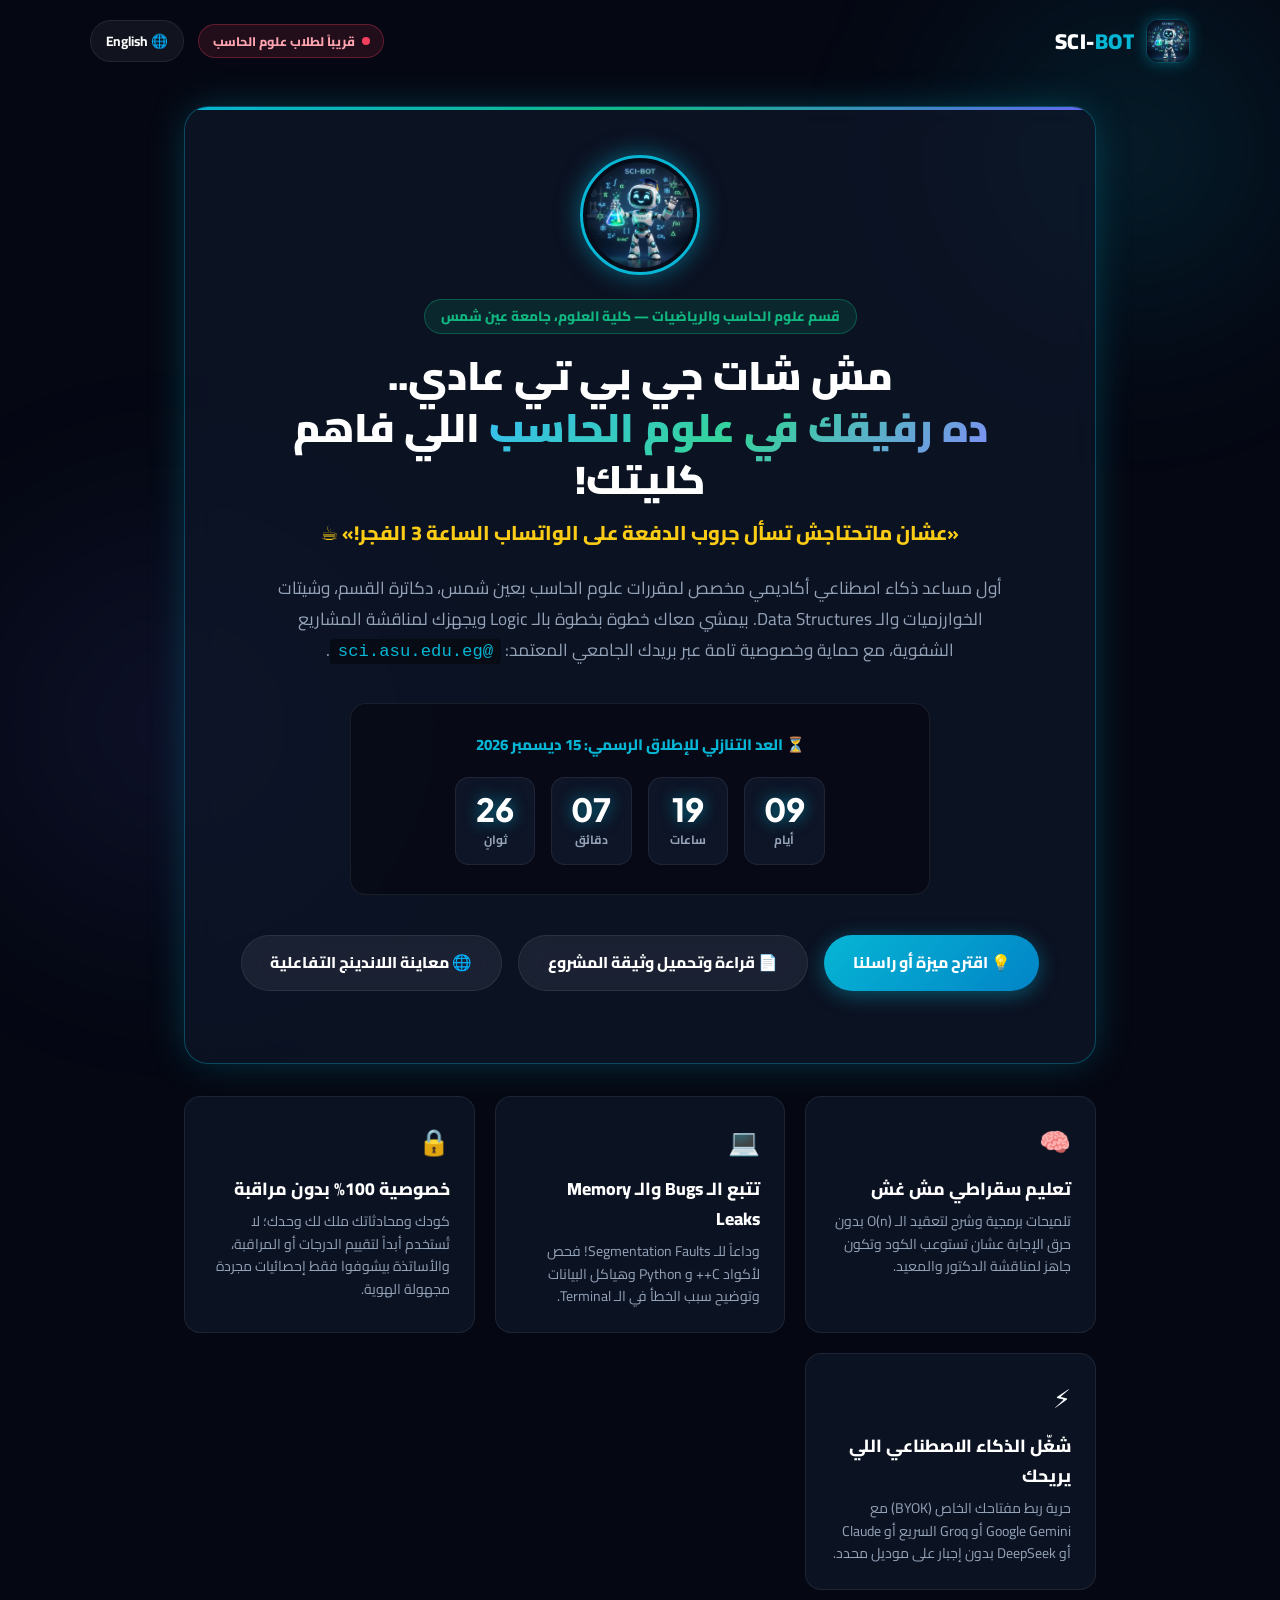
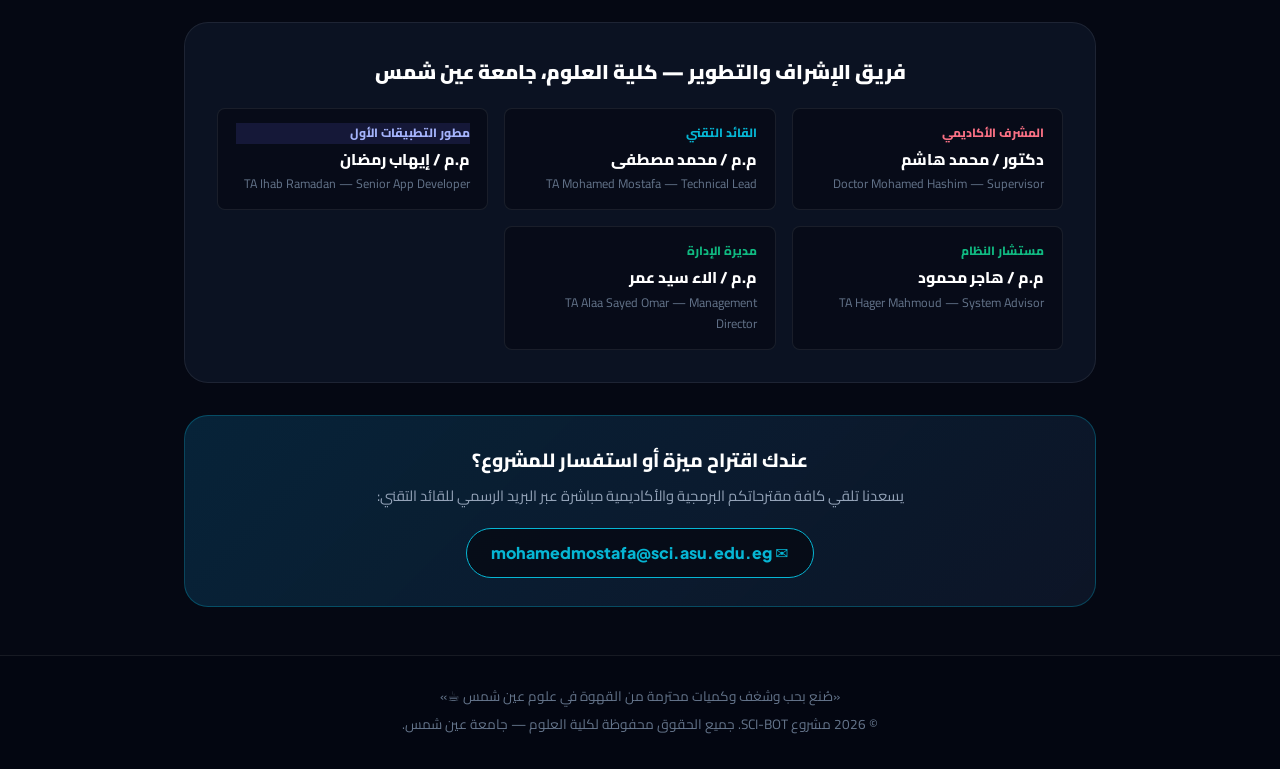
<file: view.html>
<!DOCTYPE html>
<html lang="ar" dir="rtl">
<head>
  <meta charset="UTF-8">
  <meta name="viewport" content="width=device-width, initial-scale=1.0">
  <title>SCI-BOT — قريباً لطلاب علوم الحاسب | كلية العلوم - جامعة عين شمس</title>
  <meta name="description" content="الصفحة الرسمية لمشروع SCI-BOT — الرفيق الأكاديمي الذكي لطلاب قسم علوم الحاسب والرياضيات، كلية العلوم - جامعة عين شمس. موعد الإطلاق: 15 ديسمبر 2026.">

  <!-- Google Fonts -->
  <link rel="preconnect" href="https://fonts.googleapis.com">
  <link rel="preconnect" href="https://fonts.gstatic.com" crossorigin>
  <link href="https://fonts.googleapis.com/css2?family=Cairo:wght@400;600;700;800;900&family=Plus+Jakarta+Sans:wght@400;600;700;800&display=swap" rel="stylesheet">

  <style>
    :root {
      --font-ar: 'Cairo', system-ui, -apple-system, sans-serif;
      --font-en: 'Plus Jakarta Sans', system-ui, -apple-system, sans-serif;

      --bg-dark: #050813;
      --bg-card: rgba(15, 23, 42, 0.7);
      --bg-card-hover: rgba(22, 32, 58, 0.85);
      
      --primary: #06b6d4;
      --primary-hover: #22d3ee;
      --emerald: #10b981;
      --rose: #f43f5e;
      --amber: #f59e0b;
      --indigo: #6366f1;

      --text-main: #f8fafc;
      --text-muted: #94a3b8;
      --text-dim: #64748b;

      --border: rgba(255, 255, 255, 0.08);
      --border-glow: rgba(6, 182, 212, 0.35);

      --radius-sm: 8px;
      --radius-md: 16px;
      --radius-lg: 24px;
      --radius-full: 9999px;

      --shadow-glow: 0 0 40px -8px rgba(6, 182, 212, 0.35);
      --shadow-emerald: 0 0 35px -8px rgba(16, 185, 129, 0.25);
    }

    * {
      box-sizing: border-box;
      margin: 0;
      padding: 0;
    }

    body {
      font-family: var(--font-ar);
      background-color: var(--bg-dark);
      color: var(--text-main);
      line-height: 1.7;
      min-height: 100vh;
      overflow-x: hidden;
      position: relative;
      display: flex;
      flex-direction: column;
      justify-content: space-between;
    }

    body.lang-en {
      font-family: var(--font-en);
    }

    /* Ambient Lighting */
    .glow-bg-1 {
      position: fixed;
      top: -100px;
      right: -100px;
      width: 500px;
      height: 500px;
      background: radial-gradient(circle, rgba(6, 182, 212, 0.15) 0%, rgba(6, 182, 212, 0) 70%);
      filter: blur(70px);
      pointer-events: none;
      z-index: 0;
    }

    .glow-bg-2 {
      position: fixed;
      bottom: -100px;
      left: -100px;
      width: 550px;
      height: 550px;
      background: radial-gradient(circle, rgba(99, 102, 241, 0.13) 0%, rgba(99, 102, 241, 0) 70%);
      filter: blur(80px);
      pointer-events: none;
      z-index: 0;
    }

    /* Header Nav */
    .topbar {
      width: 100%;
      padding: 1.2rem 1.5rem;
      position: relative;
      z-index: 10;
    }

    .topbar-container {
      max-width: 1100px;
      margin: 0 auto;
      display: flex;
      justify-content: space-between;
      align-items: center;
      flex-wrap: wrap;
      gap: 1rem;
    }

    .brand-group {
      display: flex;
      align-items: center;
      gap: 0.75rem;
      text-decoration: none;
      color: #fff;
    }

    .brand-logo-wrap {
      width: 44px;
      height: 44px;
      border-radius: 12px;
      overflow: hidden;
      border: 1px solid var(--border-glow);
      box-shadow: 0 0 15px rgba(6, 182, 212, 0.4);
    }

    .brand-logo-wrap img {
      width: 100%;
      height: 100%;
      object-fit: cover;
    }

    .brand-name {
      font-size: 1.35rem;
      font-weight: 900;
      letter-spacing: 0.5px;
    }

    .brand-name span {
      color: var(--primary);
    }

    .topbar-actions {
      display: flex;
      align-items: center;
      gap: 0.85rem;
    }

    .lang-btn {
      background: rgba(255, 255, 255, 0.05);
      border: 1px solid var(--border);
      color: #fff;
      padding: 0.45rem 0.95rem;
      border-radius: var(--radius-full);
      font-size: 0.85rem;
      font-weight: 700;
      cursor: pointer;
      display: inline-flex;
      align-items: center;
      gap: 0.4rem;
      transition: all 0.2s ease;
      font-family: inherit;
    }

    .lang-btn:hover {
      border-color: var(--primary);
      background: rgba(6, 182, 212, 0.12);
      color: var(--primary);
    }

    .status-badge {
      display: inline-flex;
      align-items: center;
      gap: 0.45rem;
      background: rgba(244, 63, 94, 0.12);
      border: 1px solid rgba(244, 63, 94, 0.3);
      color: #fda4af;
      font-size: 0.78rem;
      font-weight: 800;
      padding: 0.35rem 0.85rem;
      border-radius: var(--radius-full);
    }

    .pulse-dot {
      width: 8px;
      height: 8px;
      background: #f43f5e;
      border-radius: 50%;
      animation: pulse 1.8s infinite;
    }

    /* Main Container */
    .main-wrapper {
      max-width: 960px;
      margin: 1.5rem auto 3rem;
      padding: 0 1.5rem;
      position: relative;
      z-index: 1;
      width: 100%;
    }

    /* Hero Card */
    .hero-card {
      background: var(--bg-card);
      border: 1px solid var(--border-glow);
      border-radius: var(--radius-lg);
      padding: 3rem 2.5rem;
      box-shadow: var(--shadow-glow);
      backdrop-filter: blur(16px);
      text-align: center;
      position: relative;
      overflow: hidden;
      margin-bottom: 2rem;
    }

    .hero-card::before {
      content: '';
      position: absolute;
      top: 0;
      left: 0;
      right: 0;
      height: 3px;
      background: linear-gradient(90deg, var(--primary), var(--emerald), var(--indigo));
    }

    .mascot-avatar {
      width: 120px;
      height: 120px;
      border-radius: 50%;
      margin: 0 auto 1.5rem;
      border: 3px solid var(--primary);
      padding: 4px;
      background: rgba(6, 9, 19, 0.6);
      box-shadow: 0 0 25px rgba(6, 182, 212, 0.5);
      animation: float 4.5s ease-in-out infinite;
    }

    .mascot-avatar img {
      width: 100%;
      height: 100%;
      object-fit: cover;
      border-radius: 50%;
    }

    .dept-tag {
      display: inline-block;
      background: rgba(16, 185, 129, 0.12);
      border: 1px solid rgba(16, 185, 129, 0.35);
      color: var(--emerald);
      font-size: 0.85rem;
      font-weight: 800;
      padding: 0.3rem 1rem;
      border-radius: var(--radius-full);
      margin-bottom: 1rem;
    }

    h1 {
      font-size: 2.5rem;
      font-weight: 900;
      line-height: 1.3;
      margin-bottom: 0.6rem;
      color: #fff;
    }

    .gradient-text {
      background: linear-gradient(135deg, #38bdf8 0%, #34d399 50%, #818cf8 100%);
      -webkit-background-clip: text;
      -webkit-text-fill-color: transparent;
    }

    .punchline {
      display: block;
      font-size: 1.25rem;
      color: #facc15;
      font-weight: 800;
      margin-bottom: 1.4rem;
    }

    .hero-summary {
      font-size: 1.08rem;
      color: var(--text-muted);
      max-width: 740px;
      margin: 0 auto 2.2rem;
      line-height: 1.8;
    }

    /* Countdown Card */
    .countdown-container {
      background: rgba(6, 9, 19, 0.7);
      border: 1px solid var(--border);
      border-radius: var(--radius-md);
      padding: 1.8rem;
      max-width: 580px;
      margin: 0 auto 2.5rem;
    }

    .countdown-title {
      font-size: 0.95rem;
      color: var(--primary);
      font-weight: 800;
      margin-bottom: 1.2rem;
      display: flex;
      align-items: center;
      justify-content: center;
      gap: 0.5rem;
    }

    .countdown-grid {
      display: flex;
      justify-content: center;
      gap: 1rem;
    }

    .countdown-item {
      background: rgba(15, 23, 42, 0.9);
      border: 1px solid rgba(255, 255, 255, 0.08);
      border-radius: 14px;
      padding: 0.9rem 1.2rem;
      min-width: 80px;
      text-align: center;
    }

    .countdown-num {
      font-size: 2rem;
      font-weight: 900;
      color: #fff;
      font-family: var(--font-en);
      line-height: 1;
      margin-bottom: 0.3rem;
      text-shadow: 0 0 15px rgba(6, 182, 212, 0.6);
    }

    .countdown-label {
      font-size: 0.75rem;
      color: var(--text-muted);
      font-weight: 700;
    }

    /* Quick Action Buttons */
    .action-row {
      display: flex;
      justify-content: center;
      flex-wrap: wrap;
      gap: 1rem;
      margin-bottom: 1.5rem;
    }

    .btn {
      display: inline-flex;
      align-items: center;
      justify-content: center;
      gap: 0.6rem;
      padding: 0.85rem 1.8rem;
      border-radius: var(--radius-full);
      font-size: 0.98rem;
      font-weight: 800;
      text-decoration: none;
      cursor: pointer;
      transition: all 0.25s ease;
      font-family: inherit;
      border: none;
    }

    .btn-primary {
      background: linear-gradient(135deg, var(--primary), #0284c7);
      color: #fff;
      box-shadow: 0 4px 20px rgba(6, 182, 212, 0.4);
    }

    .btn-primary:hover {
      transform: translateY(-2px);
      box-shadow: 0 8px 28px rgba(6, 182, 212, 0.6);
      color: #fff;
    }

    .btn-glass {
      background: rgba(255, 255, 255, 0.06);
      border: 1px solid var(--border);
      color: #fff;
      backdrop-filter: blur(10px);
    }

    .btn-glass:hover {
      background: rgba(255, 255, 255, 0.12);
      border-color: var(--primary);
      color: var(--primary-hover);
      transform: translateY(-2px);
    }

    /* Key Points Quick Grid */
    .highlights-grid {
      display: grid;
      grid-template-columns: repeat(auto-fit, minmax(260px, 1fr));
      gap: 1.25rem;
      margin-top: 2rem;
    }

    .highlight-card {
      background: var(--bg-card);
      border: 1px solid var(--border);
      border-radius: var(--radius-md);
      padding: 1.5rem;
      backdrop-filter: blur(10px);
      transition: all 0.2s ease;
    }

    .highlight-card:hover {
      border-color: var(--border-glow);
      transform: translateY(-3px);
    }

    .hl-icon {
      font-size: 1.6rem;
      margin-bottom: 0.6rem;
    }

    .highlight-card h3 {
      font-size: 1.1rem;
      font-weight: 800;
      color: #fff;
      margin-bottom: 0.4rem;
    }

    .highlight-card p {
      font-size: 0.88rem;
      color: var(--text-muted);
      line-height: 1.6;
    }

    /* Team Card */
    .team-box {
      background: var(--bg-card);
      border: 1px solid var(--border);
      border-radius: var(--radius-lg);
      padding: 2rem;
      margin-top: 2rem;
      backdrop-filter: blur(10px);
    }

    .team-box h3 {
      font-size: 1.25rem;
      font-weight: 900;
      color: #fff;
      margin-bottom: 1.2rem;
      text-align: center;
    }

    .team-grid {
      display: grid;
      grid-template-columns: repeat(auto-fit, minmax(240px, 1fr));
      gap: 1rem;
    }

    .team-pill {
      background: rgba(6, 9, 19, 0.6);
      border: 1px solid var(--border);
      border-radius: var(--radius-sm);
      padding: 0.9rem 1.1rem;
    }

    .pill-role {
      font-size: 0.75rem;
      font-weight: 800;
      display: block;
      margin-bottom: 0.2rem;
      text-transform: uppercase;
    }

    .role-sup { color: #fb7185; }
    .role-tech { color: var(--primary); }
    .role-adv { color: var(--emerald); }
    .role-stu { color: #a5b4fc; }

    .pill-name {
      font-size: 0.98rem;
      font-weight: 800;
      color: #fff;
    }

    .pill-desc {
      font-size: 0.78rem;
      color: var(--text-dim);
    }

    /* Direct Contact Section */
    .contact-banner {
      margin-top: 2rem;
      padding: 1.8rem;
      background: linear-gradient(135deg, rgba(8, 47, 73, 0.7) 0%, rgba(15, 23, 42, 0.85) 100%);
      border: 1px solid rgba(6, 182, 212, 0.3);
      border-radius: var(--radius-lg);
      text-align: center;
    }

    .contact-banner h4 {
      font-size: 1.2rem;
      font-weight: 800;
      color: #fff;
      margin-bottom: 0.4rem;
    }

    .contact-banner p {
      font-size: 0.92rem;
      color: var(--text-muted);
      margin-bottom: 1.2rem;
    }

    .email-chip {
      display: inline-flex;
      align-items: center;
      gap: 0.5rem;
      background: rgba(6, 9, 19, 0.8);
      border: 1px solid var(--primary);
      padding: 0.65rem 1.5rem;
      border-radius: var(--radius-full);
      color: var(--primary);
      font-weight: 800;
      text-decoration: none;
      font-family: var(--font-en);
      font-size: 1rem;
      transition: all 0.2s ease;
    }

    .email-chip:hover {
      background: var(--primary);
      color: #000;
      transform: scale(1.03);
    }

    /* Footer */
    footer {
      border-top: 1px solid var(--border);
      padding: 1.8rem 1.5rem;
      text-align: center;
      font-size: 0.85rem;
      color: var(--text-dim);
      background: rgba(4, 7, 17, 0.95);
      position: relative;
      z-index: 10;
    }

    footer p {
      margin-bottom: 0.3rem;
    }

    /* Keyframes */
    @keyframes float {
      0%, 100% { transform: translateY(0px); }
      50% { transform: translateY(-10px); }
    }

    @keyframes pulse {
      0%, 100% { opacity: 1; transform: scale(1); }
      50% { opacity: 0.35; transform: scale(1.3); }
    }

    /* Responsive */
    @media (max-width: 768px) {
      h1 {
        font-size: 1.95rem;
      }
      .punchline {
        font-size: 1.1rem;
      }
      .hero-card {
        padding: 2.2rem 1.4rem;
      }
      .countdown-grid {
        gap: 0.5rem;
      }
      .countdown-item {
        padding: 0.7rem 0.8rem;
        min-width: 65px;
      }
      .countdown-num {
        font-size: 1.6rem;
      }
    }
  </style>
</head>
<body>

  <!-- Ambient Glows -->
  <div class="glow-bg-1"></div>
  <div class="glow-bg-2"></div>

  <!-- Top Bar -->
  <header class="topbar">
    <div class="topbar-container">
      <a href="view.html" class="brand-group">
        <div class="brand-logo-wrap">
          <img src="assets/mascot.jpg" alt="SCI-BOT">
        </div>
        <div class="brand-name">
          SCI-<span>BOT</span>
        </div>
      </a>

      <div class="topbar-actions">
        <div class="status-badge">
          <span class="pulse-dot"></span>
          <span id="txtStatusBadge">قريباً لطلاب علوم الحاسب</span>
        </div>

        <button class="lang-btn" id="langBtn" aria-label="Toggle Language">
          🌐 English
        </button>
      </div>
    </div>
  </header>

  <!-- Main Content -->
  <main class="main-wrapper">
    <!-- Hero Card -->
    <div class="hero-card">
      <div class="mascot-avatar">
        <img src="assets/mascot.jpg" alt="SCI-BOT Mascot">
      </div>

      <span class="dept-tag" id="txtDeptTag">قسم علوم الحاسب والرياضيات — كلية العلوم، جامعة عين شمس</span>

      <h1 id="txtTitle">
        مش شات جي بي تي عادي..<br>
        <span class="gradient-text">ده رفيقك في علوم الحاسب</span> اللي فاهم كليتك!
      </h1>

      <span class="punchline" id="txtPunchline">
        «عشان ماتحتاجش تسأل جروب الدفعة على الواتساب الساعة 3 الفجر!» ☕
      </span>

      <p class="hero-summary" id="txtSummary">
        أول مساعد ذكاء اصطناعي أكاديمي مخصص لمقررات علوم الحاسب بعين شمس، دكاترة القسم، وشيتات الخوارزميات والـ Data Structures. 
        بيمشي معاك خطوة بخطوة بالـ Logic ويجهزك لمناقشة المشاريع الشفوية، مع حماية وخصوصية تامة عبر بريدك الجامعي المعتمد:
        <code style="color: var(--primary); background: rgba(0,0,0,0.4); padding: 0.2rem 0.5rem; border-radius: 4px;">@sci.asu.edu.eg</code>.
      </p>

      <!-- Countdown Card -->
      <div class="countdown-container">
        <div class="countdown-title" id="txtCountdownTitle">
          ⏳ العد التنازلي للإطلاق الرسمي: 15 ديسمبر 2026
        </div>
        <div class="countdown-grid">
          <div class="countdown-item">
            <div class="countdown-num" id="cdDays">--</div>
            <div class="countdown-label" id="lblDays">أيام</div>
          </div>
          <div class="countdown-item">
            <div class="countdown-num" id="cdHours">--</div>
            <div class="countdown-label" id="lblHours">ساعات</div>
          </div>
          <div class="countdown-item">
            <div class="countdown-num" id="cdMins">--</div>
            <div class="countdown-label" id="lblMins">دقائق</div>
          </div>
          <div class="countdown-item">
            <div class="countdown-num" id="cdSecs">--</div>
            <div class="countdown-label" id="lblSecs">ثوانٍ</div>
          </div>
        </div>
      </div>

      <!-- Action Buttons -->
      <div class="action-row">
        <a href="mailto:mohamedmostafa@sci.asu.edu.eg?subject=SCI-BOT%20Feature%20Suggestion%20or%20Enquiry&body=Hello%20TA%20Mohamed%20Mostafa,%0A%0AI%20have%20a%20feature%20suggestion%20for%20SCI-BOT:%0A%0A" class="btn btn-primary" id="btnSuggest">
          💡 اقترح ميزة أو راسلنا
        </a>
        <a href="SCI-BOT_Executive_Summary.html" class="btn btn-glass" id="btnDoc">
          📄 قراءة وتحميل وثيقة المشروع
        </a>
        <a href="index.html" class="btn btn-glass" id="btnPreviewLanding">
          🌐 معاينة اللاندينج التفاعلية
        </a>
      </div>
    </div>

    <!-- Features Quick Highlights -->
    <div class="highlights-grid">
      <div class="highlight-card">
        <div class="hl-icon">🧠</div>
        <h3 id="hl1Title">تعليم سقراطي مش غش</h3>
        <p id="hl1Desc">تلميحات برمجية وشرح لتعقيد الـ O(n) بدون حرق الإجابة عشان تستوعب الكود وتكون جاهز لمناقشة الدكتور والمعيد.</p>
      </div>

      <div class="highlight-card">
        <div class="hl-icon">💻</div>
        <h3 id="hl2Title">تتبع الـ Bugs والـ Memory Leaks</h3>
        <p id="hl2Desc">وداعاً للـ Segmentation Faults! فحص لأكواد C++ و Python وهياكل البيانات وتوضيح سبب الخطأ في الـ Terminal.</p>
      </div>

      <div class="highlight-card">
        <div class="hl-icon">🔒</div>
        <h3 id="hl3Title">خصوصية 100% بدون مراقبة</h3>
        <p id="hl3Desc">كودك ومحادثاتك ملك لك وحدك؛ لا تُستخدم أبداً لتقييم الدرجات أو المراقبة، والأساتذة بيشوفوا فقط إحصائيات مجردة مجهولة الهوية.</p>
      </div>

      <div class="highlight-card">
        <div class="hl-icon">⚡</div>
        <h3 id="hl4Title">شغّل الذكاء الاصطناعي اللي يريحك</h3>
        <p id="hl4Desc">حرية ربط مفتاحك الخاص (BYOK) مع Google Gemini أو Groq السريع أو Claude أو DeepSeek بدون إجبار على موديل محدد.</p>
      </div>
    </div>

    <!-- Team Attribution Box -->
    <div class="team-box">
      <h3 id="txtTeamTitle">فريق الإشراف والتطوير — كلية العلوم، جامعة عين شمس</h3>
      <div class="team-grid">
        <div class="team-pill">
          <span class="pill-role role-sup" id="roleSup">المشرف الأكاديمي</span>
          <div class="pill-name" id="nameSup">دكتور / محمد هاشم</div>
          <div class="pill-desc">Doctor Mohamed Hashim — Supervisor</div>
        </div>

        <div class="team-pill">
          <span class="pill-role role-tech" id="roleTech">القائد التقني</span>
          <div class="pill-name" id="nameTech">م.م / محمد مصطفى</div>
          <div class="pill-desc">TA Mohamed Mostafa — Technical Lead</div>
        </div>

        <div class="team-pill">
          <span class="pill-role role-tech" id="roleDev" style="background: rgba(99, 102, 241, 0.15); color: #a5b4fc; border-color: rgba(99, 102, 241, 0.3);">مطور التطبيقات الأول</span>
          <div class="pill-name" id="nameDev">م.م / إيهاب رمضان</div>
          <div class="pill-desc">TA Ihab Ramadan — Senior App Developer</div>
        </div>

        <div class="team-pill">
          <span class="pill-role role-adv" id="roleAdv">مستشار النظام</span>
          <div class="pill-name" id="nameAdv">م.م / هاجر محمود</div>
          <div class="pill-desc">TA Hager Mahmoud — System Advisor</div>
        </div>
        
        <div class="team-pill">
          <span class="pill-role role-adv" id="roleDir">مديرة الإدارة</span>
          <div class="pill-name" id="nameDir">م.م / الاء سيد عمر</div>
          <div class="pill-desc">TA Alaa Sayed Omar — Management Director</div>
        </div>
      </div>
    </div>

    <!-- Direct Suggestion & Email Contact -->
    <div class="contact-banner">
      <h4 id="txtContactTitle">عندك اقتراح ميزة أو استفسار للمشروع؟</h4>
      <p id="txtContactDesc">يسعدنا تلقي كافة مقترحاتكم البرمجية والأكاديمية مباشرة عبر البريد الرسمي للقائد التقني:</p>
      <a href="mailto:mohamedmostafa@sci.asu.edu.eg?subject=SCI-BOT%20Feature%20Suggestion%20or%20Enquiry" class="email-chip">
        ✉️ mohamedmostafa@sci.asu.edu.eg
      </a>
    </div>
  </main>

  <!-- Footer -->
  <footer>
    <p id="txtFooterQuote">«صُنع بحب وشغف وكميات محترمة من القهوة في علوم عين شمس ☕»</p>
    <p id="txtFooterCopy">© 2026 مشروع SCI-BOT. جميع الحقوق محفوظة لكلية العلوم — جامعة عين شمس.</p>
  </footer>

  <!-- Self-contained Logic Script -->
  <script>
    // Bilingual Dictionaries
    const i18n = {
      ar: {
        statusBadge: 'قريباً لطلاب علوم الحاسب',
        deptTag: 'قسم علوم الحاسب والرياضيات — كلية العلوم، جامعة عين شمس',
        title: 'مش شات جي بي تي عادي..<br><span class="gradient-text">ده رفيقك في علوم الحاسب</span> اللي فاهم كليتك!',
        punchline: '«عشان ماتحتاجش تسأل جروب الدفعة على الواتساب الساعة 3 الفجر!» ☕',
        summary: 'أول مساعد ذكاء اصطناعي أكاديمي مخصص لمقررات علوم الحاسب بعين شمس، دكاترة القسم، وشيتات الخوارزميات والـ Data Structures. بيمشي معاك خطوة بخطوة بالـ Logic ويجهزك لمناقشة المشاريع الشفوية، مع حماية وخصوصية تامة عبر بريدك الجامعي المعتمد: <code style="color: var(--primary); background: rgba(0,0,0,0.4); padding: 0.2rem 0.5rem; border-radius: 4px;">@sci.asu.edu.eg</code>.',
        countdownTitle: '⏳ العد التنازلي للإطلاق الرسمي: 15 ديسمبر 2026',
        days: 'أيام',
        hours: 'ساعات',
        mins: 'دقائق',
        secs: 'ثوانٍ',
        btnSuggest: '💡 اقترح ميزة أو راسلنا',
        btnDoc: '📄 قراءة وتحميل وثيقة المشروع',
        btnPreviewLanding: '🌐 معاينة اللاندينج التفاعلية',
        hl1Title: 'تعليم سقراطي مش غش',
        hl1Desc: 'تلميحات برمجية وشرح لتعقيد الـ O(n) بدون حرق الإجابة عشان تستوعب الكود وتكون جاهز لمناقشة الدكتور والمعيد.',
        hl2Title: 'تتبع الـ Bugs والـ Memory Leaks',
        hl2Desc: 'وداعاً للـ Segmentation Faults! فحص لأكواد C++ و Python وهياكل البيانات وتوضيح سبب الخطأ في الـ Terminal.',
        hl3Title: 'خصوصية 100% بدون مراقبة',
        hl3Desc: 'كودك ومحادثاتك ملك لك وحدك؛ لا تُستخدم أبداً لتقييم الدرجات أو المراقبة، والأساتذة بيشوفوا فقط إحصائيات مجردة مجهولة الهوية.',
        hl4Title: 'شغّل الذكاء الاصطناعي اللي يريحك',
        hl4Desc: 'حرية ربط مفتاحك الخاص (BYOK) مع Google Gemini أو Groq السريع أو Claude أو DeepSeek بدون إجبار على موديل محدد.',
        teamTitle: 'فريق الإشراف والتطوير — كلية العلوم، جامعة عين شمس',
        roleSup: 'المشرف الأكاديمي',
        nameSup: 'دكتور / محمد هاشم',
        roleTech: 'القائد التقني',
        nameTech: 'م.م / محمد مصطفى',
        roleDev: 'مطور التطبيقات الأول',
        nameDev: 'م.م / إيهاب رمضان',
        roleAdv: 'مستشار النظام',
        nameAdv: 'م.م / هاجر محمود',
        roleDir: 'مديرة الإدارة',
        nameDir: 'م.م / الاء سيد عمر',
        roleStu: 'طلاب مشروع التخرج',
        nameStu: 'أحمد أشرف — محمد شتا — يوسف',
        contactTitle: 'عندك اقتراح ميزة أو استفسار للمشروع؟',
        contactDesc: 'يسعدنا تلقي كافة مقترحاتكم البرمجية والأكاديمية مباشرة عبر البريد الرسمي للقائد التقني:',
        footerQuote: '«صُنع بحب وشغف وكميات محترمة من القهوة في علوم عين شمس ☕»',
        footerCopy: '© 2026 مشروع SCI-BOT. جميع الحقوق محفوظة لكلية العلوم — جامعة عين شمس.',
        langBtnText: '🌐 English'
      },
      en: {
        statusBadge: 'Coming Soon for ASU CS Students',
        deptTag: 'Computer Science & Mathematics — Faculty of Science, Ain Shams University',
        title: 'Not Just Another Generic AI..<br><span class="gradient-text">Your Computer Science Companion</span> That Truly Knows Your Faculty!',
        punchline: '"So you don\'t have to desperately ping the batch WhatsApp group at 3 AM!" ☕',
        summary: 'The first educational AI companion tailored for Computer Science students at Ain Shams University. Understands algorithms, data structures, professors, and lab sheets. Guides your logic step-by-step so you excel during oral project defenses, with 100% privacy via your official email: <code style="color: var(--primary); background: rgba(0,0,0,0.4); padding: 0.2rem 0.5rem; border-radius: 4px;">@sci.asu.edu.eg</code>.',
        countdownTitle: '⏳ Official Release Countdown: 15 December 2026',
        days: 'Days',
        hours: 'Hours',
        mins: 'Mins',
        secs: 'Secs',
        btnSuggest: '💡 Suggest Feature / Contact',
        btnDoc: '📄 Read Full Documentation',
        btnPreviewLanding: '🌐 Preview Full Landing Page',
        hl1Title: 'Socratic Code Tutoring',
        hl1Desc: 'Algorithmic hints and O(n) complexity guidance without spoiling solutions, preparing you for professor oral defenses.',
        hl2Title: 'Bug Tracing & Memory Leaks',
        hl2Desc: 'Say goodbye to Segmentation Faults! Deep debugging for C++, Python, trees, and dynamic programming.',
        hl3Title: '100% Private, Zero Surveillance',
        hl3Desc: 'Your code drafts are confidential and never used for grades. Faculty only sees anonymous aggregate difficulty trends.',
        hl4Title: 'Use Any AI Model You Prefer',
        hl4Desc: 'Bring your own API key (BYOK) to run Google Gemini, lightning-fast Groq, Claude, or DeepSeek with zero lock-in.',
        teamTitle: 'Project Supervision & Development Team — Faculty of Science, ASU',
        roleSup: 'Project Supervisor',
        nameSup: 'Doctor Mohamed Hashim',
        roleTech: 'Technical Lead',
        nameTech: 'TA Mohamed Mostafa',
        roleDev: 'Senior Application Developer',
        nameDev: 'TA Ihab Ramadan',
        roleAdv: 'System Advisor & Consultant',
        nameAdv: 'TA Hager Mahmoud',
        roleDir: 'Management Director',
        nameDir: 'TA Alaa Sayed Omar',
        roleStu: 'Graduation Project Students',
        nameStu: 'Ahmed Ashraf, Mohamed Sheta, Yousef',
        contactTitle: 'Have a feature suggestion or enquiry?',
        contactDesc: 'We warmly welcome all student inquiries and ideas directly via official email to the Technical Lead:',
        footerQuote: '"Crafted with care, passion, and lots of coffee at Faculty of Science, ASU ☕"',
        footerCopy: '© 2026 SCI-BOT Project. Faculty of Science, Ain Shams University. All rights reserved.',
        langBtnText: '🌐 العربية'
      }
    };

    let currentLang = 'ar';

    function setLanguage(lang) {
      currentLang = lang;
      const dict = i18n[lang];
      const htmlEl = document.documentElement;
      const bodyEl = document.body;

      if (lang === 'ar') {
        htmlEl.setAttribute('lang', 'ar');
        htmlEl.setAttribute('dir', 'rtl');
        bodyEl.classList.remove('lang-en');
      } else {
        htmlEl.setAttribute('lang', 'en');
        htmlEl.setAttribute('dir', 'ltr');
        bodyEl.classList.add('lang-en');
      }

      document.getElementById('txtStatusBadge').innerText = dict.statusBadge;
      document.getElementById('txtDeptTag').innerText = dict.deptTag;
      document.getElementById('txtTitle').innerHTML = dict.title;
      document.getElementById('txtPunchline').innerText = dict.punchline;
      document.getElementById('txtSummary').innerHTML = dict.summary;
      document.getElementById('txtCountdownTitle').innerText = dict.countdownTitle;

      document.getElementById('lblDays').innerText = dict.days;
      document.getElementById('lblHours').innerText = dict.hours;
      document.getElementById('lblMins').innerText = dict.mins;
      document.getElementById('lblSecs').innerText = dict.secs;

      document.getElementById('btnSuggest').innerHTML = dict.btnSuggest;
      document.getElementById('btnDoc').innerHTML = dict.btnDoc;
      document.getElementById('btnPreviewLanding').innerHTML = dict.btnPreviewLanding;

      document.getElementById('hl1Title').innerText = dict.hl1Title;
      document.getElementById('hl1Desc').innerText = dict.hl1Desc;
      document.getElementById('hl2Title').innerText = dict.hl2Title;
      document.getElementById('hl2Desc').innerText = dict.hl2Desc;
      document.getElementById('hl3Title').innerText = dict.hl3Title;
      document.getElementById('hl3Desc').innerText = dict.hl3Desc;
      document.getElementById('hl4Title').innerText = dict.hl4Title;
      document.getElementById('hl4Desc').innerText = dict.hl4Desc;

      document.getElementById('txtTeamTitle').innerText = dict.teamTitle;
      document.getElementById('roleSup').innerText = dict.roleSup;
      document.getElementById('nameSup').innerText = dict.nameSup;
      document.getElementById('roleTech').innerText = dict.roleTech;
      document.getElementById('nameTech').innerText = dict.nameTech;
      if (document.getElementById('roleDev')) document.getElementById('roleDev').innerText = dict.roleDev;
      if (document.getElementById('nameDev')) document.getElementById('nameDev').innerText = dict.nameDev;
      document.getElementById('roleAdv').innerText = dict.roleAdv;
      document.getElementById('nameAdv').innerText = dict.nameAdv;
      if (document.getElementById('roleDir')) document.getElementById('roleDir').innerText = dict.roleDir;
      if (document.getElementById('nameDir')) document.getElementById('nameDir').innerText = dict.nameDir;
      document.getElementById('roleStu').innerText = dict.roleStu;
      document.getElementById('nameStu').innerText = dict.nameStu;

      document.getElementById('txtContactTitle').innerText = dict.contactTitle;
      document.getElementById('txtContactDesc').innerText = dict.contactDesc;
      document.getElementById('txtFooterQuote').innerText = dict.footerQuote;
      document.getElementById('txtFooterCopy').innerText = dict.footerCopy;

      document.getElementById('langBtn').innerText = dict.langBtnText;
    }

    // Toggle Button Event
    document.getElementById('langBtn').addEventListener('click', () => {
      setLanguage(currentLang === 'ar' ? 'en' : 'ar');
    });

    // Countdown Timer to 15 December 2026
    const targetDate = new Date('2026-12-15T00:00:00');

    function updateCountdown() {
      const now = new Date().getTime();
      const diff = targetDate.getTime() - now;

      if (diff <= 0) {
        document.getElementById('cdDays').innerText = '00';
        document.getElementById('cdHours').innerText = '00';
        document.getElementById('cdMins').innerText = '00';
        document.getElementById('cdSecs').innerText = '00';
        return;
      }

      const d = Math.floor(diff / (1000 * 60 * 60 * 24));
      const h = Math.floor((diff % (1000 * 60 * 60 * 24)) / (1000 * 60 * 60));
      const m = Math.floor((diff % (1000 * 60 * 60)) / (1000 * 60));
      const s = Math.floor((diff % (1000 * 60)) / 1000);

      document.getElementById('cdDays').innerText = String(d).padStart(2, '0');
      document.getElementById('cdHours').innerText = String(h).padStart(2, '0');
      document.getElementById('cdMins').innerText = String(m).padStart(2, '0');
      document.getElementById('cdSecs').innerText = String(s).padStart(2, '0');
    }

    updateCountdown();
    setInterval(updateCountdown, 1000);
  </script>
</body>
</html>
</file>
<file: styles.css>
/* ==========================================================================
   SCI-BOT Modern Landing Page Stylesheet
   Faculty of Science, Ain Shams University
   Design System: Deep Dark Cyber-Academic Glassmorphism + Arabic First (RTL/LTR)
   ========================================================================== */

:root {
  --font-ar: 'Cairo', system-ui, -apple-system, BlinkMacSystemFont, 'Segoe UI', Roboto, sans-serif;
  --font-en: 'Plus Jakarta Sans', system-ui, -apple-system, BlinkMacSystemFont, 'Segoe UI', Roboto, sans-serif;

  /* Color Palette */
  --bg-main: #060913;
  --bg-surface: #0b1120;
  --bg-surface-elevated: #111b33;
  --bg-glass: rgba(17, 27, 51, 0.7);
  --bg-glass-card: rgba(15, 23, 42, 0.65);
  --bg-glass-hover: rgba(30, 41, 59, 0.85);

  --primary: #06b6d4;          /* Cyan / Science Glow */
  --primary-rgb: 6, 182, 212;
  --primary-hover: #22d3ee;
  --accent-emerald: #10b981;   /* ASU Green / Success */
  --accent-indigo: #6366f1;    /* AI Intelligence */
  --accent-amber: #f59e0b;     /* Security / Warning */
  --accent-rose: #f43f5e;      /* Humor / Highlights */

  --text-main: #f8fafc;
  --text-muted: #94a3b8;
  --text-dim: #64748b;

  --border-subtle: rgba(255, 255, 255, 0.08);
  --border-glow: rgba(6, 182, 212, 0.35);
  --border-emerald: rgba(16, 185, 129, 0.3);

  --radius-sm: 8px;
  --radius-md: 14px;
  --radius-lg: 20px;
  --radius-full: 9999px;

  --shadow-glow-cyan: 0 0 35px -5px rgba(6, 182, 212, 0.3);
  --shadow-glow-emerald: 0 0 35px -5px rgba(16, 185, 129, 0.25);
  --shadow-card: 0 10px 30px -10px rgba(0, 0, 0, 0.5);

  --transition: all 0.25s cubic-bezier(0.16, 1, 0.3, 1);
}

/* Reset & Base */
*, *::before, *::after {
  box-sizing: border-box;
  margin: 0;
  padding: 0;
}

html {
  scroll-behavior: smooth;
  font-size: 16px;
}

body {
  font-family: var(--font-ar);
  background-color: var(--bg-main);
  color: var(--text-main);
  line-height: 1.7;
  overflow-x: hidden;
  position: relative;
  min-height: 100vh;
}

body.lang-en {
  font-family: var(--font-en);
}

/* Cosmic Ambient Background Glows */
.ambient-glow-1 {
  position: fixed;
  top: -150px;
  right: -100px;
  width: 550px;
  height: 550px;
  background: radial-gradient(circle, rgba(6, 182, 212, 0.15) 0%, rgba(6, 182, 212, 0) 70%);
  filter: blur(60px);
  pointer-events: none;
  z-index: 0;
}

.ambient-glow-2 {
  position: fixed;
  bottom: 10%;
  left: -150px;
  width: 600px;
  height: 600px;
  background: radial-gradient(circle, rgba(99, 102, 241, 0.12) 0%, rgba(99, 102, 241, 0) 70%);
  filter: blur(70px);
  pointer-events: none;
  z-index: 0;
}

.ambient-glow-3 {
  position: fixed;
  top: 45%;
  right: 15%;
  width: 450px;
  height: 450px;
  background: radial-gradient(circle, rgba(16, 185, 129, 0.1) 0%, rgba(16, 185, 129, 0) 70%);
  filter: blur(80px);
  pointer-events: none;
  z-index: 0;
}

/* Layout Utilities */
.container {
  width: 100%;
  max-width: 1200px;
  margin: 0 auto;
  padding: 0 1.5rem;
  position: relative;
  z-index: 1;
}

/* ==========================================================================
   Navigation Bar
   ========================================================================== */
.navbar {
  position: sticky;
  top: 0;
  z-index: 100;
  backdrop-filter: blur(16px);
  -webkit-backdrop-filter: blur(16px);
  background: rgba(6, 9, 19, 0.82);
  border-bottom: 1px solid var(--border-subtle);
  padding: 0.85rem 0;
  transition: var(--transition);
}

.navbar .nav-container {
  display: flex;
  align-items: center;
  justify-content: space-between;
  gap: 1.5rem;
}

.brand-wrapper {
  display: flex;
  align-items: center;
  gap: 0.75rem;
  text-decoration: none;
  color: var(--text-main);
}

.brand-icon {
  width: 42px;
  height: 42px;
  border-radius: 12px;
  background: linear-gradient(135deg, var(--primary), var(--accent-indigo));
  display: flex;
  align-items: center;
  justify-content: center;
  box-shadow: 0 0 18px rgba(6, 182, 212, 0.4);
  overflow: hidden;
}

.brand-icon img {
  width: 100%;
  height: 100%;
  object-fit: cover;
}

.brand-info {
  display: flex;
  flex-direction: column;
}

.brand-title {
  font-size: 1.25rem;
  font-weight: 900;
  letter-spacing: 0.5px;
  display: flex;
  align-items: center;
  gap: 0.4rem;
}

.brand-title span.bot {
  color: var(--primary);
  text-shadow: 0 0 12px rgba(6, 182, 212, 0.6);
}

.brand-subtitle {
  font-size: 0.72rem;
  color: var(--text-muted);
  font-weight: 600;
}

/* Nav Menu Links */
.nav-menu {
  display: flex;
  align-items: center;
  list-style: none;
  gap: 1.5rem;
}

.nav-link {
  text-decoration: none;
  color: var(--text-muted);
  font-weight: 600;
  font-size: 0.92rem;
  padding: 0.4rem 0.6rem;
  border-radius: var(--radius-sm);
  transition: var(--transition);
}

.nav-link:hover {
  color: var(--primary-hover);
  background: rgba(6, 182, 212, 0.08);
}

/* Nav Actions */
.nav-actions {
  display: flex;
  align-items: center;
  gap: 0.8rem;
}

.lang-toggle {
  background: rgba(255, 255, 255, 0.05);
  border: 1px solid var(--border-subtle);
  color: var(--text-main);
  padding: 0.4rem 0.85rem;
  border-radius: var(--radius-full);
  font-size: 0.82rem;
  font-weight: 700;
  cursor: pointer;
  display: inline-flex;
  align-items: center;
  gap: 0.4rem;
  transition: var(--transition);
  font-family: inherit;
}

.lang-toggle:hover {
  border-color: var(--primary);
  background: rgba(6, 182, 212, 0.12);
  color: var(--primary);
}

.coming-soon-pill {
  display: inline-flex;
  align-items: center;
  gap: 0.45rem;
  background: linear-gradient(135deg, rgba(244, 63, 94, 0.15), rgba(245, 158, 11, 0.15));
  border: 1px solid rgba(244, 63, 94, 0.35);
  color: #fda4af;
  font-size: 0.78rem;
  font-weight: 800;
  padding: 0.35rem 0.85rem;
  border-radius: var(--radius-full);
}

.coming-soon-pill .pulse-dot {
  width: 8px;
  height: 8px;
  background: #f43f5e;
  border-radius: 50%;
  animation: pulse-dot 1.8s infinite;
}

/* Hamburger for Mobile */
.mobile-toggle {
  display: none;
  background: transparent;
  border: none;
  color: var(--text-main);
  cursor: pointer;
  padding: 0.4rem;
}

/* ==========================================================================
   Hero Section
   ========================================================================== */
.hero-section {
  padding: 4.5rem 0 3.5rem;
  position: relative;
}

.hero-grid {
  display: grid;
  grid-template-columns: 1.15fr 0.85fr;
  gap: 3rem;
  align-items: center;
}

.hero-badge-row {
  display: flex;
  align-items: center;
  flex-wrap: wrap;
  gap: 0.75rem;
  margin-bottom: 1.4rem;
}

.hero-tag {
  display: inline-flex;
  align-items: center;
  gap: 0.4rem;
  background: rgba(6, 182, 212, 0.12);
  border: 1px solid rgba(6, 182, 212, 0.3);
  color: var(--primary);
  font-size: 0.82rem;
  font-weight: 800;
  padding: 0.3rem 0.9rem;
  border-radius: var(--radius-full);
}

.hero-asu-tag {
  display: inline-flex;
  align-items: center;
  gap: 0.4rem;
  background: rgba(16, 185, 129, 0.12);
  border: 1px solid rgba(16, 185, 129, 0.3);
  color: var(--accent-emerald);
  font-size: 0.82rem;
  font-weight: 800;
  padding: 0.3rem 0.9rem;
  border-radius: var(--radius-full);
}

.hero-title {
  font-size: 2.85rem;
  font-weight: 900;
  line-height: 1.25;
  margin-bottom: 1.2rem;
  letter-spacing: -0.5px;
}

.hero-title .gradient-text {
  background: linear-gradient(135deg, #38bdf8 0%, #34d399 50%, #818cf8 100%);
  -webkit-background-clip: text;
  -webkit-text-fill-color: transparent;
}

.hero-punchline {
  display: block;
  font-size: 1.35rem;
  color: #facc15; /* witty warm accent */
  font-weight: 800;
  margin-top: 0.4rem;
  text-shadow: 0 0 20px rgba(250, 204, 21, 0.2);
}

.hero-description {
  font-size: 1.12rem;
  color: var(--text-muted);
  line-height: 1.8;
  margin-bottom: 2rem;
  max-width: 620px;
}

.hero-cta-group {
  display: flex;
  align-items: center;
  flex-wrap: wrap;
  gap: 1rem;
  margin-bottom: 2.5rem;
}

.btn {
  display: inline-flex;
  align-items: center;
  justify-content: center;
  gap: 0.6rem;
  padding: 0.85rem 1.65rem;
  border-radius: var(--radius-full);
  font-size: 0.98rem;
  font-weight: 800;
  text-decoration: none;
  cursor: pointer;
  transition: var(--transition);
  border: none;
  font-family: inherit;
}

.btn-primary {
  background: linear-gradient(135deg, var(--primary), #0284c7);
  color: #fff;
  box-shadow: 0 4px 20px rgba(6, 182, 212, 0.4);
}

.btn-primary:hover {
  transform: translateY(-2px);
  box-shadow: 0 8px 28px rgba(6, 182, 212, 0.6);
  color: #fff;
}

.btn-glass {
  background: rgba(255, 255, 255, 0.05);
  border: 1px solid var(--border-subtle);
  color: var(--text-main);
  backdrop-filter: blur(10px);
}

.btn-glass:hover {
  background: rgba(255, 255, 255, 0.1);
  border-color: var(--primary);
  color: var(--primary-hover);
  transform: translateY(-2px);
}

.btn-emerald {
  background: linear-gradient(135deg, var(--accent-emerald), #059669);
  color: #fff;
  box-shadow: 0 4px 20px rgba(16, 185, 129, 0.35);
}

.btn-emerald:hover {
  transform: translateY(-2px);
  box-shadow: 0 8px 28px rgba(16, 185, 129, 0.55);
  color: #fff;
}

.hero-credentials-pill {
  display: flex;
  align-items: center;
  gap: 0.75rem;
  padding: 0.75rem 1.2rem;
  background: var(--bg-glass-card);
  border: 1px solid var(--border-subtle);
  border-radius: var(--radius-md);
  max-width: fit-content;
}

.hero-credentials-pill .cred-icon {
  color: var(--accent-emerald);
}

.hero-credentials-pill span {
  font-size: 0.88rem;
  color: var(--text-muted);
}

.hero-credentials-pill code {
  background: rgba(0, 0, 0, 0.4);
  color: var(--primary);
  padding: 0.15rem 0.45rem;
  border-radius: 4px;
  font-size: 0.85rem;
  font-weight: 700;
}

/* Hero Mascot Visual Card */
.hero-visual-card {
  position: relative;
  display: flex;
  justify-content: center;
  align-items: center;
}

.mascot-glow-container {
  position: relative;
  width: 100%;
  max-width: 420px;
  border-radius: 28px;
  padding: 12px;
  background: linear-gradient(145deg, rgba(6, 182, 212, 0.3), rgba(16, 185, 129, 0.15), rgba(99, 102, 241, 0.25));
  box-shadow: var(--shadow-glow-cyan), var(--shadow-card);
  border: 1px solid rgba(255, 255, 255, 0.15);
  animation: float-soft 6s ease-in-out infinite;
}

.mascot-img {
  width: 100%;
  height: auto;
  border-radius: 22px;
  display: block;
  object-fit: cover;
}

/* Floating Micro Badges over Mascot */
.float-card-chat {
  position: absolute;
  top: -18px;
  right: -20px;
  background: rgba(15, 23, 42, 0.92);
  border: 1px solid rgba(6, 182, 212, 0.4);
  backdrop-filter: blur(12px);
  padding: 0.65rem 1rem;
  border-radius: var(--radius-md);
  box-shadow: 0 10px 25px rgba(0, 0, 0, 0.4);
  font-size: 0.82rem;
  color: var(--text-main);
  display: flex;
  align-items: center;
  gap: 0.6rem;
  animation: float-delayed 5s ease-in-out infinite;
}

.float-card-privacy {
  position: absolute;
  bottom: -15px;
  left: -20px;
  background: rgba(15, 23, 42, 0.92);
  border: 1px solid rgba(16, 185, 129, 0.4);
  backdrop-filter: blur(12px);
  padding: 0.65rem 1rem;
  border-radius: var(--radius-md);
  box-shadow: 0 10px 25px rgba(0, 0, 0, 0.4);
  font-size: 0.82rem;
  color: var(--accent-emerald);
  display: flex;
  align-items: center;
  gap: 0.6rem;
  font-weight: 700;
  animation: float-delayed 5.5s ease-in-out infinite reverse;
}

/* ==========================================================================
   Coming Soon & Roadmap Banner
   ========================================================================== */
.coming-soon-banner {
  margin: 3.5rem 0 2rem;
  padding: 2.2rem 2.5rem;
  background: linear-gradient(135deg, rgba(17, 27, 51, 0.9) 0%, rgba(15, 23, 42, 0.95) 100%);
  border-radius: var(--radius-lg);
  border: 1px solid var(--border-glow);
  box-shadow: var(--shadow-glow-cyan);
  position: relative;
  overflow: hidden;
}

.coming-soon-banner::before {
  content: '';
  position: absolute;
  top: 0;
  left: 0;
  right: 0;
  height: 3px;
  background: linear-gradient(90deg, var(--primary), var(--accent-emerald), var(--accent-indigo));
}

.banner-content {
  display: grid;
  grid-template-columns: 1.2fr 1fr;
  gap: 2rem;
  align-items: center;
}

.banner-text h3 {
  font-size: 1.65rem;
  font-weight: 900;
  color: #fff;
  margin-bottom: 0.6rem;
  display: flex;
  align-items: center;
  gap: 0.6rem;
}

.banner-text p {
  color: var(--text-muted);
  font-size: 0.96rem;
  line-height: 1.7;
}

.banner-countdown {
  display: flex;
  justify-content: flex-end;
  gap: 1rem;
}

.countdown-box {
  background: rgba(6, 9, 19, 0.7);
  border: 1px solid var(--border-subtle);
  border-radius: var(--radius-md);
  padding: 0.8rem 1.1rem;
  text-align: center;
  min-width: 75px;
}

.countdown-num {
  font-size: 1.8rem;
  font-weight: 900;
  color: var(--primary);
  font-family: var(--font-en);
  line-height: 1.1;
}

.countdown-label {
  font-size: 0.72rem;
  color: var(--text-muted);
  font-weight: 700;
  text-transform: uppercase;
}

/* ==========================================================================
   Section Headers
   ========================================================================== */
.section {
  padding: 4.5rem 0;
  position: relative;
}

.section-header {
  text-align: center;
  max-width: 720px;
  margin: 0 auto 3.5rem;
}

.section-tag {
  display: inline-block;
  font-size: 0.82rem;
  font-weight: 800;
  color: var(--primary);
  background: rgba(6, 182, 212, 0.1);
  border: 1px solid rgba(6, 182, 212, 0.25);
  padding: 0.3rem 1rem;
  border-radius: var(--radius-full);
  margin-bottom: 0.8rem;
  text-transform: uppercase;
  letter-spacing: 0.5px;
}

.section-title {
  font-size: 2.25rem;
  font-weight: 900;
  color: #fff;
  margin-bottom: 0.8rem;
  line-height: 1.3;
}

.section-desc {
  font-size: 1.05rem;
  color: var(--text-muted);
  line-height: 1.7;
}

/* ==========================================================================
   Reality Check: General AI vs SCI-BOT (Humorous Comparison)
   ========================================================================== */
.comparison-grid {
  display: grid;
  grid-template-columns: 1fr 1fr;
  gap: 2rem;
}

.comp-card {
  padding: 2.2rem;
  border-radius: var(--radius-lg);
  border: 1px solid var(--border-subtle);
  background: var(--bg-glass-card);
  backdrop-filter: blur(12px);
  position: relative;
  transition: var(--transition);
}

.comp-card.generic {
  border-color: rgba(244, 63, 94, 0.25);
  background: linear-gradient(180deg, rgba(244, 63, 94, 0.04) 0%, rgba(15, 23, 42, 0.8) 100%);
}

.comp-card.scibot {
  border-color: rgba(6, 182, 212, 0.4);
  background: linear-gradient(180deg, rgba(6, 182, 212, 0.08) 0%, rgba(15, 23, 42, 0.85) 100%);
  box-shadow: var(--shadow-glow-cyan);
}

.comp-header {
  display: flex;
  align-items: center;
  justify-content: space-between;
  margin-bottom: 1.5rem;
  padding-bottom: 1rem;
  border-bottom: 1px solid var(--border-subtle);
}

.comp-badge {
  font-size: 0.82rem;
  font-weight: 800;
  padding: 0.3rem 0.85rem;
  border-radius: var(--radius-full);
}

.comp-badge.bad {
  background: rgba(244, 63, 94, 0.15);
  color: #f87171;
}

.comp-badge.good {
  background: rgba(16, 185, 129, 0.2);
  color: #34d399;
}

.comp-title {
  font-size: 1.35rem;
  font-weight: 800;
  color: #fff;
}

.comp-list {
  list-style: none;
  display: flex;
  flex-direction: column;
  gap: 1.1rem;
}

.comp-list li {
  display: flex;
  align-items: flex-start;
  gap: 0.75rem;
  font-size: 0.95rem;
  line-height: 1.6;
}

.comp-icon {
  flex-shrink: 0;
  font-size: 1.1rem;
  margin-top: 0.1rem;
}

.comp-list li strong {
  color: #fff;
}

/* ==========================================================================
   Features Showcase Grid
   ========================================================================== */
.features-grid {
  display: grid;
  grid-template-columns: repeat(auto-fit, minmax(min(100%, 280px), 1fr));
  gap: 1.75rem;
}

.feature-box {
  background: var(--bg-glass-card);
  border: 1px solid var(--border-subtle);
  border-radius: var(--radius-lg);
  padding: 2rem 1.8rem;
  backdrop-filter: blur(10px);
  position: relative;
  overflow: hidden;
  transition: var(--transition);
  display: flex;
  flex-direction: column;
}

.feature-box:hover {
  transform: translateY(-5px);
  border-color: var(--border-glow);
  background: var(--bg-glass-hover);
  box-shadow: var(--shadow-glow-cyan);
}

.feature-icon-bubble {
  width: 54px;
  height: 54px;
  border-radius: 16px;
  display: flex;
  align-items: center;
  justify-content: center;
  font-size: 1.6rem;
  margin-bottom: 1.3rem;
  background: rgba(6, 182, 212, 0.12);
  color: var(--primary);
  border: 1px solid rgba(6, 182, 212, 0.25);
  transition: var(--transition);
}

.feature-box:hover .feature-icon-bubble {
  transform: scale(1.1) rotate(5deg);
  background: var(--primary);
  color: #000;
  box-shadow: 0 0 20px rgba(6, 182, 212, 0.6);
}

.feature-box h3 {
  font-size: 1.25rem;
  font-weight: 800;
  color: #fff;
  margin-bottom: 0.75rem;
}

.feature-box p {
  color: var(--text-muted);
  font-size: 0.94rem;
  line-height: 1.7;
  flex-grow: 1;
}

.feature-tag-chip {
  margin-top: 1.2rem;
  align-self: flex-start;
  font-size: 0.76rem;
  font-weight: 700;
  padding: 0.25rem 0.65rem;
  border-radius: var(--radius-full);
  background: rgba(255, 255, 255, 0.05);
  color: var(--primary-hover);
  border: 1px solid var(--border-subtle);
}

/* ==========================================================================
   Security & Privacy Fortress
   ========================================================================== */
.security-section {
  background: linear-gradient(180deg, rgba(11, 17, 32, 0.8) 0%, rgba(6, 9, 19, 0.95) 100%);
  border-top: 1px solid var(--border-subtle);
  border-bottom: 1px solid var(--border-subtle);
  position: relative;
}

.security-badge-top {
  display: inline-flex;
  align-items: center;
  gap: 0.5rem;
  background: rgba(16, 185, 129, 0.15);
  border: 1px solid rgba(16, 185, 129, 0.35);
  color: var(--accent-emerald);
  padding: 0.35rem 1rem;
  border-radius: var(--radius-full);
  font-size: 0.85rem;
  font-weight: 800;
  margin-bottom: 1rem;
}

.security-grid {
  display: grid;
  grid-template-columns: repeat(auto-fit, minmax(min(100%, 280px), 1fr));
  gap: 1.75rem;
  margin-top: 2rem;
}

.sec-card {
  background: rgba(15, 23, 42, 0.6);
  border: 1px solid rgba(16, 185, 129, 0.2);
  border-radius: var(--radius-lg);
  padding: 2.2rem;
  position: relative;
  transition: var(--transition);
}

.sec-card:hover {
  transform: translateY(-4px);
  border-color: var(--accent-emerald);
  box-shadow: var(--shadow-glow-emerald);
}

.sec-header {
  display: flex;
  align-items: center;
  gap: 0.85rem;
  margin-bottom: 1rem;
}

.sec-icon-wrap {
  width: 46px;
  height: 46px;
  border-radius: 12px;
  background: rgba(16, 185, 129, 0.12);
  border: 1px solid rgba(16, 185, 129, 0.3);
  display: flex;
  align-items: center;
  justify-content: center;
  font-size: 1.3rem;
  color: var(--accent-emerald);
}

.sec-card h4 {
  font-size: 1.15rem;
  font-weight: 800;
  color: #fff;
}

.sec-card p {
  color: var(--text-muted);
  font-size: 0.93rem;
  line-height: 1.7;
}

.sec-highlight-box {
  margin-top: 1rem;
  padding: 0.7rem 1rem;
  background: rgba(0, 0, 0, 0.35);
  border-radius: var(--radius-sm);
  font-size: 0.84rem;
  color: #6ee7b7;
  border-right: 3px solid var(--accent-emerald);
}

body.lang-en .sec-highlight-box {
  border-right: none;
  border-left: 3px solid var(--accent-emerald);
}

/* ==========================================================================
   Interactive Chat Simulator Widget
   ========================================================================== */
.demo-section {
  padding: 4.5rem 0;
}

.simulator-container {
  max-width: 820px;
  margin: 0 auto;
  background: #0b1329;
  border: 1px solid var(--border-glow);
  border-radius: 24px;
  overflow: hidden;
  box-shadow: 0 20px 50px rgba(0, 0, 0, 0.6), var(--shadow-glow-cyan);
}

.sim-topbar {
  background: #0f1a38;
  padding: 1rem 1.5rem;
  display: flex;
  align-items: center;
  justify-content: space-between;
  border-bottom: 1px solid var(--border-subtle);
}

.sim-bot-status {
  display: flex;
  align-items: center;
  gap: 0.75rem;
}

.sim-avatar {
  width: 38px;
  height: 38px;
  border-radius: 50%;
  border: 2px solid var(--primary);
  overflow: hidden;
}

.sim-avatar img {
  width: 100%;
  height: 100%;
  object-fit: cover;
}

.sim-status-text {
  display: flex;
  flex-direction: column;
}

.sim-bot-name {
  font-size: 0.92rem;
  font-weight: 800;
  color: #fff;
}

.sim-badge-online {
  font-size: 0.72rem;
  color: #34d399;
  display: flex;
  align-items: center;
  gap: 0.3rem;
}

.sim-badge-online::before {
  content: '';
  width: 6px;
  height: 6px;
  border-radius: 50%;
  background: #34d399;
}

.sim-faculty-badge {
  font-size: 0.75rem;
  background: rgba(255, 255, 255, 0.07);
  padding: 0.25rem 0.65rem;
  border-radius: var(--radius-full);
  color: var(--text-muted);
}

.sim-chat-area {
  padding: 1.8rem 1.5rem;
  min-height: 280px;
  max-height: 380px;
  overflow-y: auto;
  display: flex;
  flex-direction: column;
  gap: 1.2rem;
}

.chat-bubble {
  max-width: 82%;
  padding: 0.95rem 1.25rem;
  border-radius: 18px;
  font-size: 0.94rem;
  line-height: 1.6;
  position: relative;
  animation: fadeIn 0.3s ease-out;
}

.bubble-bot {
  align-self: flex-start;
  background: #142144;
  border: 1px solid rgba(6, 182, 212, 0.25);
  color: #f1f5f9;
  border-bottom-right-radius: 4px;
}

body.lang-en .bubble-bot {
  border-bottom-right-radius: 18px;
  border-bottom-left-radius: 4px;
}

.bubble-user {
  align-self: flex-end;
  background: linear-gradient(135deg, #0284c7, #0369a1);
  color: #fff;
  border-bottom-left-radius: 4px;
}

body.lang-en .bubble-user {
  border-bottom-left-radius: 18px;
  border-bottom-right-radius: 4px;
}

.sim-presets-bar {
  background: #091024;
  padding: 1rem 1.5rem;
  border-top: 1px solid var(--border-subtle);
}

.sim-presets-label {
  font-size: 0.8rem;
  color: var(--text-muted);
  font-weight: 700;
  margin-bottom: 0.6rem;
  display: block;
}

.presets-chips {
  display: flex;
  flex-wrap: wrap;
  gap: 0.5rem;
}

.preset-chip {
  background: rgba(255, 255, 255, 0.05);
  border: 1px solid var(--border-subtle);
  color: var(--text-main);
  padding: 0.45rem 0.9rem;
  border-radius: var(--radius-full);
  font-size: 0.82rem;
  cursor: pointer;
  transition: var(--transition);
  font-family: inherit;
}

.preset-chip:hover, .preset-chip.active {
  background: rgba(6, 182, 212, 0.15);
  border-color: var(--primary);
  color: var(--primary-hover);
}

/* ==========================================================================
   Supervision & Development Team Section
   ========================================================================== */
.team-section {
  padding: 4.5rem 0;
  position: relative;
}

.supervision-cards {
  display: grid;
  grid-template-columns: repeat(auto-fit, minmax(min(100%, 280px), 1fr));
  gap: 1.8rem;
  margin-bottom: 3rem;
}

.member-card {
  background: var(--bg-glass-card);
  border: 1px solid var(--border-subtle);
  border-radius: var(--radius-lg);
  padding: 2.2rem 1.8rem;
  backdrop-filter: blur(12px);
  position: relative;
  overflow: hidden;
  transition: var(--transition);
  display: flex;
  flex-direction: column;
}

.member-card:hover {
  transform: translateY(-5px);
  box-shadow: var(--shadow-card);
}

.member-card.supervisor {
  border-color: rgba(244, 63, 94, 0.35);
  background: linear-gradient(180deg, rgba(244, 63, 94, 0.08) 0%, rgba(15, 23, 42, 0.9) 100%);
}

.member-card.lead {
  border-color: rgba(6, 182, 212, 0.4);
  background: linear-gradient(180deg, rgba(6, 182, 212, 0.09) 0%, rgba(15, 23, 42, 0.9) 100%);
  box-shadow: var(--shadow-glow-cyan);
}

.member-card.advisor {
  border-color: rgba(16, 185, 129, 0.35);
  background: linear-gradient(180deg, rgba(16, 185, 129, 0.08) 0%, rgba(15, 23, 42, 0.9) 100%);
}

.member-card.dev {
  border-color: rgba(99, 102, 241, 0.35);
  background: linear-gradient(180deg, rgba(99, 102, 241, 0.08) 0%, rgba(15, 23, 42, 0.9) 100%);
}

.role-tag {
  align-self: flex-start;
  font-size: 0.78rem;
  font-weight: 800;
  padding: 0.3rem 0.85rem;
  border-radius: var(--radius-full);
  margin-bottom: 1.2rem;
  text-transform: uppercase;
}

.tag-supervisor {
  background: rgba(244, 63, 94, 0.15);
  color: #fb7185;
  border: 1px solid rgba(244, 63, 94, 0.3);
}

.tag-lead {
  background: rgba(6, 182, 212, 0.15);
  color: var(--primary);
  border: 1px solid rgba(6, 182, 212, 0.3);
}

.tag-dev {
  background: rgba(99, 102, 241, 0.15);
  color: #818cf8;
  border: 1px solid rgba(99, 102, 241, 0.3);
}

.tag-advisor {
  background: rgba(16, 185, 129, 0.15);
  color: var(--accent-emerald);
  border: 1px solid rgba(16, 185, 129, 0.3);
}

.tag-students {
  background: rgba(129, 140, 248, 0.15);
  color: #a5b4fc;
  border: 1px solid rgba(129, 140, 248, 0.3);
}

.member-name {
  font-size: 1.35rem;
  font-weight: 900;
  color: #fff;
  margin-bottom: 0.4rem;
}

.member-eng-name {
  font-size: 0.85rem;
  color: var(--text-dim);
  font-family: var(--font-en);
  margin-bottom: 0.85rem;
}

.member-desc {
  font-size: 0.92rem;
  color: var(--text-muted);
  line-height: 1.7;
}

/* Students Banner Grid */
.students-card {
  background: linear-gradient(135deg, rgba(30, 41, 59, 0.6) 0%, rgba(15, 23, 42, 0.95) 100%);
  border: 1px solid rgba(129, 140, 248, 0.3);
  border-radius: var(--radius-lg);
  padding: 2.2rem;
  backdrop-filter: blur(12px);
}

.students-header {
  display: flex;
  align-items: center;
  justify-content: space-between;
  margin-bottom: 1.8rem;
  flex-wrap: wrap;
  gap: 1rem;
}

.students-grid {
  display: grid;
  grid-template-columns: repeat(auto-fit, minmax(240px, 1fr));
  gap: 1.25rem;
}

.student-item {
  background: rgba(6, 9, 19, 0.5);
  border: 1px solid var(--border-subtle);
  padding: 1.2rem;
  border-radius: var(--radius-md);
  display: flex;
  align-items: center;
  gap: 0.85rem;
  transition: var(--transition);
}

.student-item:hover {
  border-color: var(--accent-indigo);
  transform: translateY(-2px);
}

.student-avatar-badge {
  width: 44px;
  height: 44px;
  border-radius: 12px;
  background: rgba(99, 102, 241, 0.15);
  border: 1px solid rgba(99, 102, 241, 0.35);
  display: flex;
  align-items: center;
  justify-content: center;
  font-size: 1.2rem;
  color: #a5b4fc;
}

.student-info h4 {
  font-size: 1.05rem;
  font-weight: 800;
  color: #fff;
}

.student-info p {
  font-size: 0.82rem;
  color: var(--text-muted);
}

/* ==========================================================================
   Download Article & Executive Summary Section
   ========================================================================== */
.download-section {
  padding: 3rem 0 4.5rem;
}

.download-banner {
  background: linear-gradient(135deg, #082f49 0%, #0f172a 100%);
  border: 1px solid rgba(6, 182, 212, 0.35);
  border-radius: 24px;
  padding: 3rem;
  display: grid;
  grid-template-columns: 1.3fr 0.7fr;
  gap: 2.5rem;
  align-items: center;
  box-shadow: var(--shadow-glow-cyan);
}

.download-info h3 {
  font-size: 2rem;
  font-weight: 900;
  color: #fff;
  margin-bottom: 0.8rem;
}

.download-info p {
  color: #94a3b8;
  font-size: 1.02rem;
  line-height: 1.7;
  margin-bottom: 1.6rem;
}

.download-actions {
  display: flex;
  align-items: center;
  flex-wrap: wrap;
  gap: 1rem;
}

.doc-preview-mockup {
  background: rgba(15, 23, 42, 0.8);
  border: 1px solid rgba(255, 255, 255, 0.1);
  border-radius: 16px;
  padding: 1.5rem;
  box-shadow: 0 15px 35px rgba(0, 0, 0, 0.5);
  text-align: center;
}

.doc-badge-pill {
  display: inline-block;
  background: rgba(6, 182, 212, 0.15);
  color: var(--primary);
  font-size: 0.78rem;
  font-weight: 800;
  padding: 0.25rem 0.7rem;
  border-radius: var(--radius-full);
  margin-bottom: 0.8rem;
}

/* ==========================================================================
   Suggestions & Contact Inquiries Section
   ========================================================================== */
.feedback-section {
  padding: 4.5rem 0;
  background: linear-gradient(180deg, transparent 0%, rgba(11, 17, 32, 0.85) 100%);
}

.feedback-card {
  max-width: 800px;
  margin: 0 auto;
  background: var(--bg-glass-card);
  border: 1px solid var(--border-subtle);
  border-radius: 24px;
  padding: 3rem;
  backdrop-filter: blur(14px);
  text-align: center;
}

.feedback-card h3 {
  font-size: 2rem;
  font-weight: 900;
  color: #fff;
  margin-bottom: 0.8rem;
}

.feedback-card p {
  font-size: 1.05rem;
  color: var(--text-muted);
  margin-bottom: 2rem;
  line-height: 1.7;
}

.email-direct-box {
  display: inline-flex;
  align-items: center;
  gap: 0.8rem;
  background: rgba(6, 9, 19, 0.6);
  border: 1px solid var(--border-glow);
  padding: 0.85rem 1.8rem;
  border-radius: var(--radius-full);
  color: var(--primary);
  font-size: 1.1rem;
  font-weight: 800;
  font-family: var(--font-en);
  text-decoration: none;
  box-shadow: 0 0 25px rgba(6, 182, 212, 0.2);
  transition: var(--transition);
  margin-bottom: 1.5rem;
}

.email-direct-box:hover {
  background: rgba(6, 182, 212, 0.15);
  transform: scale(1.03);
}

.interactive-suggest-form {
  display: flex;
  flex-direction: column;
  gap: 1.2rem;
  text-align: right;
  margin-top: 1.5rem;
}

body.lang-en .interactive-suggest-form {
  text-align: left;
}

.form-group label {
  display: block;
  font-size: 0.88rem;
  font-weight: 700;
  color: #e2e8f0;
  margin-bottom: 0.4rem;
}

.form-control {
  width: 100%;
  background: rgba(6, 9, 19, 0.7);
  border: 1px solid var(--border-subtle);
  border-radius: var(--radius-md);
  padding: 0.85rem 1.1rem;
  color: #fff;
  font-size: 0.95rem;
  font-family: inherit;
  transition: var(--transition);
}

.form-control:focus {
  outline: none;
  border-color: var(--primary);
  box-shadow: 0 0 15px rgba(6, 182, 212, 0.3);
}

/* ==========================================================================
   Footer
   ========================================================================== */
.footer {
  border-top: 1px solid var(--border-subtle);
  background: #040711;
  padding: 3.5rem 0 2.5rem;
  color: var(--text-dim);
  font-size: 0.9rem;
}

.footer-top {
  display: flex;
  justify-content: space-between;
  align-items: center;
  flex-wrap: wrap;
  gap: 1.5rem;
  margin-bottom: 2rem;
  padding-bottom: 1.5rem;
  border-bottom: 1px solid rgba(255, 255, 255, 0.05);
}

.footer-brand {
  display: flex;
  align-items: center;
  gap: 0.7rem;
}

.footer-quote {
  font-size: 0.92rem;
  color: #facc15;
  font-weight: 700;
}

.footer-bottom {
  display: flex;
  justify-content: space-between;
  align-items: center;
  flex-wrap: wrap;
  gap: 1rem;
}

/* ==========================================================================
   Modals & Popups
   ========================================================================== */
.modal-overlay {
  position: fixed;
  top: 0;
  left: 0;
  right: 0;
  bottom: 0;
  background: rgba(0, 0, 0, 0.8);
  backdrop-filter: blur(8px);
  z-index: 1000;
  display: none;
  align-items: center;
  justify-content: center;
  padding: 1.5rem;
}

.modal-overlay.active {
  display: flex;
  animation: fadeIn 0.2s ease-out;
}

.modal-card {
  background: #0b1329;
  border: 1px solid var(--border-glow);
  border-radius: 24px;
  width: 100%;
  max-width: 720px;
  max-height: 85vh;
  overflow-y: auto;
  padding: 2.2rem;
  position: relative;
  box-shadow: 0 25px 60px rgba(0, 0, 0, 0.8);
}

.modal-actions {
  margin-top: 1.2rem;
  display: flex;
  justify-content: space-between;
  align-items: center;
  flex-wrap: wrap;
  gap: 1rem;
}

.modal-actions .btn {
  font-size: 0.88rem;
}

/* Article Viewer Modal Optimizations */
.modal-card-article {
  max-width: 1040px;
  width: 95vw;
  max-height: 92vh;
  height: 90vh;
  display: flex;
  flex-direction: column;
  padding: 2rem 2.2rem 1.6rem;
  overflow: hidden;
}

.modal-card-article .modal-header {
  text-align: center;
  margin-bottom: 1rem;
  flex-shrink: 0;
}

.modal-iframe-frame {
  flex: 1;
  width: 100%;
  min-height: 0;
  background: #ffffff;
  border-radius: 14px;
  border: 1px solid var(--border-subtle);
  overflow: hidden;
  position: relative;
  box-shadow: 0 4px 20px rgba(0, 0, 0, 0.35);
}

.doc-iframe {
  width: 100%;
  height: 100%;
  border: none;
  display: block;
}

.modal-card-article .modal-actions {
  flex-shrink: 0;
  margin-top: 1rem;
}

.modal-close-btn {
  position: absolute;
  top: 1.2rem;
  left: 1.2rem;
  background: rgba(255, 255, 255, 0.08);
  border: none;
  color: #fff;
  width: 36px;
  height: 36px;
  border-radius: 50%;
  cursor: pointer;
  display: flex;
  align-items: center;
  justify-content: center;
  font-size: 1.2rem;
  transition: var(--transition);
}

body.lang-en .modal-close-btn {
  left: auto;
  right: 1.2rem;
}

.modal-close-btn:hover {
  background: var(--accent-rose);
}

/* ==========================================================================
   Animations
   ========================================================================== */
@keyframes float-soft {
  0%, 100% { transform: translateY(0px); }
  50% { transform: translateY(-12px); }
}

@keyframes float-delayed {
  0%, 100% { transform: translateY(0px); }
  50% { transform: translateY(-8px); }
}

@keyframes pulse-dot {
  0%, 100% { opacity: 1; transform: scale(1); }
  50% { opacity: 0.35; transform: scale(1.3); }
}

@keyframes fadeIn {
  from { opacity: 0; transform: translateY(8px); }
  to { opacity: 1; transform: translateY(0); }
}

/* ==========================================================================
   Responsive & Mobile Optimization
   ========================================================================== */
.hero-status-pill {
  display: none;
}

/* Feedback Channel Highlighting (Form Primary, Email Secondary) */
.feedback-primary-box {
  background: linear-gradient(135deg, rgba(16, 185, 129, 0.14) 0%, rgba(6, 182, 212, 0.1) 100%);
  border: 1.5px solid rgba(16, 185, 129, 0.45);
  border-radius: var(--radius-lg);
  padding: 2.2rem 2rem;
  box-shadow: 0 0 35px -5px rgba(16, 185, 129, 0.25), 0 10px 30px rgba(0, 0, 0, 0.4);
  text-align: center;
  position: relative;
  overflow: hidden;
  transition: var(--transition);
  margin-bottom: 2rem;
}

.feedback-primary-box::before {
  content: '';
  position: absolute;
  top: 0;
  left: 0;
  right: 0;
  height: 3px;
  background: linear-gradient(90deg, var(--accent-emerald), var(--primary));
}

.feedback-primary-box:hover {
  border-color: var(--accent-emerald);
  box-shadow: 0 0 45px -5px rgba(16, 185, 129, 0.45);
  transform: translateY(-2px);
}

.primary-channel-pill {
  display: inline-flex;
  align-items: center;
  gap: 0.5rem;
  background: rgba(16, 185, 129, 0.2);
  border: 1px solid rgba(16, 185, 129, 0.5);
  color: #6ee7b7;
  font-size: 0.84rem;
  font-weight: 800;
  padding: 0.35rem 0.95rem;
  border-radius: var(--radius-full);
  margin-bottom: 1rem;
}

.primary-channel-pill .pulse-dot {
  width: 8px;
  height: 8px;
  background: #10b981;
  border-radius: 50%;
  animation: pulse-dot 1.8s infinite;
}

.feedback-box-title {
  font-size: 1.55rem;
  font-weight: 900;
  color: #fff;
  margin-bottom: 0.6rem;
}

.feedback-box-desc {
  font-size: 1rem;
  color: #cbd5e1;
  line-height: 1.7;
  max-width: 620px;
  margin: 0 auto 1.6rem;
}

.btn-lg-glow {
  font-size: 1.05rem;
  padding: 0.95rem 2.2rem;
  box-shadow: 0 6px 25px rgba(16, 185, 129, 0.45);
}

.btn-lg-glow:hover {
  box-shadow: 0 10px 35px rgba(16, 185, 129, 0.65);
  transform: translateY(-2px) scale(1.02);
}

.feedback-secondary-box {
  background: rgba(6, 9, 19, 0.55);
  border: 1px solid var(--border-subtle);
  border-radius: var(--radius-lg);
  padding: 2.2rem 2rem;
  text-align: center;
  position: relative;
  transition: var(--transition);
}

.secondary-channel-tag {
  display: inline-block;
  font-size: 0.78rem;
  font-weight: 700;
  color: var(--text-dim);
  background: rgba(255, 255, 255, 0.05);
  border: 1px solid var(--border-subtle);
  padding: 0.25rem 0.75rem;
  border-radius: var(--radius-full);
  margin-bottom: 0.8rem;
  text-transform: uppercase;
}

.modal-primary-choice {
  background: linear-gradient(135deg, rgba(16, 185, 129, 0.12) 0%, rgba(6, 182, 212, 0.08) 100%);
  border: 1px solid rgba(16, 185, 129, 0.35);
  border-radius: var(--radius-md);
  padding: 1.4rem;
  text-align: center;
  margin-bottom: 1.2rem;
}

.modal-secondary-choice {
  background: rgba(255, 255, 255, 0.03);
  border: 1px solid var(--border-subtle);
  border-radius: var(--radius-md);
  padding: 1.2rem;
  text-align: center;
}

.feedback-alt {
  margin-top: 1.5rem;
  padding-top: 0.5rem;
}

.feedback-divider {
  display: flex;
  align-items: center;
  text-align: center;
  margin: 1.5rem 0;
}

.feedback-divider::before,
.feedback-divider::after {
  content: '';
  flex: 1;
  border-bottom: 1px solid var(--border-subtle);
}

.feedback-divider span {
  padding: 0 0.85rem;
  color: var(--text-dim);
  font-size: 0.85rem;
  font-weight: 700;
}

.feedback-alt-text {
  font-size: 0.95rem;
  color: var(--text-muted);
  margin-bottom: 1.2rem !important;
  line-height: 1.6;
}

.modal-form-alt {
  margin-top: 1.25rem;
}

@media (max-width: 992px) {
  .nav-actions .coming-soon-pill {
    display: none !important;
  }

  .hero-status-pill {
    display: inline-flex;
    margin-bottom: 1rem;
  }

  .hero-grid {
    grid-template-columns: 1fr;
    text-align: center;
    gap: 2.5rem;
  }

  .hero-badge-row,
  .hero-cta-group {
    justify-content: center;
  }

  .hero-description {
    margin: 0 auto 2rem;
  }

  .hero-credentials-pill {
    margin: 0 auto;
  }

  .comparison-grid {
    grid-template-columns: 1fr;
    gap: 1.5rem;
  }

  .banner-content {
    grid-template-columns: 1fr;
    text-align: center;
    gap: 1.8rem;
  }

  .banner-countdown {
    justify-content: center;
  }

  .download-banner {
    grid-template-columns: 1fr;
    text-align: center;
    padding: 2.2rem 1.8rem;
    gap: 2rem;
  }

  .download-actions {
    justify-content: center;
  }
}

@media (max-width: 768px) {
  html {
    font-size: 15px;
  }

  .container {
    padding: 0 1.25rem;
  }

  .section {
    padding: 3.5rem 0;
  }

  .navbar {
    padding: 0.65rem 0;
  }

  .navbar .nav-container {
    gap: 0.75rem;
  }

  .navbar .nav-menu {
    position: fixed;
    top: 58px;
    left: 0;
    right: 0;
    max-height: calc(100vh - 58px);
    overflow-y: auto;
    background: rgba(6, 9, 19, 0.98);
    backdrop-filter: blur(20px);
    -webkit-backdrop-filter: blur(20px);
    border-bottom: 1px solid var(--border-subtle);
    padding: 1.2rem 1.5rem 2rem;
    flex-direction: column;
    gap: 0.5rem;
    display: none;
    box-shadow: 0 20px 40px rgba(0, 0, 0, 0.85);
    z-index: 999;
  }

  .navbar .nav-menu.open {
    display: flex;
  }

  .nav-link {
    display: block;
    width: 100%;
    padding: 0.75rem 1rem;
    font-size: 1.02rem;
    border-radius: var(--radius-sm);
    text-align: right;
  }

  body.lang-en .nav-link {
    text-align: left;
  }

  .mobile-toggle {
    display: flex;
    align-items: center;
    justify-content: center;
    width: 42px;
    height: 42px;
    border-radius: 10px;
    background: rgba(255, 255, 255, 0.06);
    border: 1px solid var(--border-subtle);
    cursor: pointer;
    padding: 0;
  }

  .hero-title {
    font-size: 2.1rem;
    line-height: 1.35;
  }

  .hero-punchline {
    font-size: 1.15rem;
    line-height: 1.5;
  }

  .float-card-chat, .float-card-privacy {
    position: static;
    display: flex;
    width: 100%;
    max-width: 320px;
    margin: 0.6rem auto 0;
    box-sizing: border-box;
    font-size: 0.8rem;
    padding: 0.6rem 0.9rem;
    justify-content: center;
    text-align: center;
    animation: none;
  }

  .mascot-glow-container {
    max-width: 320px;
    margin: 0 auto;
    padding: 10px;
  }

  .banner-countdown {
    display: grid;
    grid-template-columns: repeat(4, 1fr);
    gap: 0.6rem;
    width: 100%;
    max-width: 380px;
    margin: 0 auto;
  }

  .countdown-box {
    min-width: 0;
    padding: 0.7rem 0.4rem;
    width: 100%;
  }

  .countdown-num {
    font-size: 1.5rem;
  }

  .countdown-label {
    font-size: 0.68rem;
  }

  .feedback-card {
    padding: 2rem 1.25rem;
  }

  .email-direct-box {
    font-size: 0.92rem;
    padding: 0.75rem 1.2rem;
    word-break: break-all;
    max-width: 100%;
    width: 100%;
    justify-content: center;
    box-sizing: border-box;
  }

  .footer-top, .footer-bottom {
    flex-direction: column;
    text-align: center;
    gap: 1.2rem;
    align-items: center;
  }

  .footer-bottom div {
    font-size: 0.8rem;
    line-height: 1.6;
    word-break: break-word;
  }

  .modal-card-article {
    width: 96vw;
    height: 92vh;
    max-height: 92vh;
    padding: 1.4rem 1.1rem 1.2rem;
    border-radius: 18px;
  }
}

@media (max-width: 540px) {
  html {
    font-size: 14.5px;
  }

  .container {
    padding: 0 1rem;
  }

  .brand-subtitle {
    display: none;
  }

  .hero-section {
    padding: 2.5rem 0 2rem;
  }

  .hero-title {
    font-size: 1.8rem;
  }

  .hero-punchline {
    font-size: 1.05rem;
  }

  .hero-cta-group {
    flex-direction: column;
    width: 100%;
  }

  .hero-cta-group .btn {
    width: 100%;
    justify-content: center;
    padding: 0.85rem 1.2rem;
  }

  .features-grid,
  .security-grid,
  .supervision-cards {
    grid-template-columns: 1fr;
    gap: 1rem;
  }

  .feature-box,
  .sec-card,
  .member-card {
    padding: 1.5rem 1.15rem;
  }

  .comp-header {
    flex-direction: column;
    align-items: flex-start;
    gap: 0.6rem;
  }

  .sim-topbar {
    flex-direction: column;
    align-items: flex-start;
    gap: 0.65rem;
    padding: 0.85rem 1rem;
  }

  .sim-faculty-badge {
    align-self: flex-start;
  }

  .presets-chips {
    flex-direction: column;
  }

  .preset-chip {
    width: 100%;
    text-align: right;
    white-space: normal;
  }

  body.lang-en .preset-chip {
    text-align: left;
  }

  .download-actions {
    flex-direction: column;
    width: 100%;
  }

  .download-actions .btn {
    width: 100%;
    justify-content: center;
  }

  .feedback-primary-box {
    padding: 1.6rem 1.1rem;
    margin-bottom: 1.5rem;
  }

  .feedback-box-title {
    font-size: 1.3rem;
  }

  .feedback-box-desc {
    font-size: 0.92rem;
    margin-bottom: 1.2rem;
  }

  .btn-lg-glow {
    width: 100%;
    font-size: 0.95rem;
    padding: 0.85rem 1.2rem;
    justify-content: center;
  }

  .feedback-secondary-box {
    padding: 1.5rem 1.1rem;
  }

  .modal-overlay {
    padding: 0.75rem;
  }

  .modal-card {
    padding: 1.6rem 1rem;
    border-radius: 18px;
    max-height: 92vh;
  }

  .modal-card:not(.modal-card-article) iframe {
    height: 45vh !important;
  }

  .modal-card-article {
    width: 98vw;
    height: 95vh;
    max-height: 95vh;
    padding: 1.2rem 0.75rem 0.9rem;
    border-radius: 14px;
  }

  .modal-card-article .doc-iframe {
    height: 100% !important;
  }

  .modal-card-article .modal-iframe-frame {
    border-radius: 8px;
  }

  .modal-actions {
    flex-direction: column;
    width: 100%;
    gap: 0.65rem;
  }

  .modal-actions .btn {
    width: 100%;
    justify-content: center;
  }

  .modal-close-btn {
    top: 0.8rem;
    left: 0.8rem;
    width: 32px;
    height: 32px;
    font-size: 1rem;
  }

  body.lang-en .modal-close-btn {
    left: auto;
    right: 0.8rem;
  }
}

@media (max-width: 375px) {
  .container {
    padding: 0 0.75rem;
  }

  .hero-title {
    font-size: 1.6rem;
  }

  .banner-countdown {
    gap: 0.35rem;
  }

  .countdown-box {
    padding: 0.5rem 0.2rem;
  }

  .countdown-num {
    font-size: 1.25rem;
  }

  .countdown-label {
    font-size: 0.62rem;
  }

  .email-direct-box {
    font-size: 0.78rem;
    padding: 0.65rem 0.8rem;
  }

  .btn {
    font-size: 0.88rem;
    padding: 0.75rem 1.1rem;
  }

  .brand-title {
    font-size: 1.05rem;
  }

  .brand-icon {
    width: 32px;
    height: 32px;
  }
}
</file>
<file: responsive-fixes.css>
/* ==========================================================================
   SCI-BOT Dedicated Responsive Fixes & Mobile Optimization
   Faculty of Science, Ain Shams University
   Loaded after styles.css to ensure rock-solid rendering on all mobile viewports
   (320px - 992px) in both Arabic (RTL) and English (LTR).
   ========================================================================== */

/* --------------------------------------------------------------------------
   1. Base & Global Overflow Prevention
   -------------------------------------------------------------------------- */
html {
  overflow-x: hidden;
  max-width: 100%;
}

body {
  overflow-x: hidden;
  max-width: 100%;
  position: relative;
  -webkit-tap-highlight-color: transparent;
}

/* Ensure media, embeds, and codes never blow past viewport */
img, svg, video, iframe, canvas {
  max-width: 100%;
}

code, pre {
  word-break: break-word;
  white-space: pre-wrap;
}

/* Ambient glow optimizations: keep them from causing horizontal scrollbars */
.ambient-glow-1,
.ambient-glow-2,
.ambient-glow-3 {
  max-width: 100vw;
  overflow: hidden;
}

/* --------------------------------------------------------------------------
   2. Missing Feature Classes & Feedback Channel Styles
   -------------------------------------------------------------------------- */
.feedback-primary-box {
  background: linear-gradient(135deg, rgba(16, 185, 129, 0.14) 0%, rgba(6, 182, 212, 0.1) 100%);
  border: 1.5px solid rgba(16, 185, 129, 0.45);
  border-radius: var(--radius-lg);
  padding: 2.2rem 2rem;
  box-shadow: 0 0 35px -5px rgba(16, 185, 129, 0.25), 0 10px 30px rgba(0, 0, 0, 0.4);
  text-align: center;
  position: relative;
  overflow: hidden;
  transition: var(--transition);
  margin-bottom: 2rem;
}

.feedback-primary-box::before {
  content: '';
  position: absolute;
  top: 0;
  left: 0;
  right: 0;
  height: 3px;
  background: linear-gradient(90deg, var(--accent-emerald), var(--primary));
}

.feedback-primary-box:hover {
  border-color: var(--accent-emerald);
  box-shadow: 0 0 45px -5px rgba(16, 185, 129, 0.45);
  transform: translateY(-2px);
}

.primary-channel-pill {
  display: inline-flex;
  align-items: center;
  gap: 0.5rem;
  background: rgba(16, 185, 129, 0.2);
  border: 1px solid rgba(16, 185, 129, 0.5);
  color: #6ee7b7;
  font-size: 0.84rem;
  font-weight: 800;
  padding: 0.35rem 0.95rem;
  border-radius: var(--radius-full);
  margin-bottom: 1rem;
}

.primary-channel-pill .pulse-dot {
  width: 8px;
  height: 8px;
  background: #10b981;
  border-radius: 50%;
  animation: pulse-dot 1.8s infinite;
}

.feedback-box-title {
  font-size: 1.55rem;
  font-weight: 900;
  color: #fff;
  margin-bottom: 0.6rem;
}

.feedback-box-desc {
  font-size: 1rem;
  color: #cbd5e1;
  line-height: 1.7;
  max-width: 620px;
  margin: 0 auto 1.6rem;
}

.btn-lg-glow {
  font-size: 1.05rem;
  padding: 0.95rem 2.2rem;
  box-shadow: 0 6px 25px rgba(16, 185, 129, 0.45);
}

.btn-lg-glow:hover {
  box-shadow: 0 10px 35px rgba(16, 185, 129, 0.65);
  transform: translateY(-2px) scale(1.02);
}

.feedback-secondary-box {
  background: rgba(6, 9, 19, 0.55);
  border: 1px solid var(--border-subtle);
  border-radius: var(--radius-lg);
  padding: 2.2rem 2rem;
  text-align: center;
  position: relative;
  transition: var(--transition);
}

.secondary-channel-tag {
  display: inline-block;
  font-size: 0.78rem;
  font-weight: 700;
  color: var(--text-dim);
  background: rgba(255, 255, 255, 0.05);
  border: 1px solid var(--border-subtle);
  padding: 0.25rem 0.75rem;
  border-radius: var(--radius-full);
  margin-bottom: 0.8rem;
  text-transform: uppercase;
}

.modal-primary-choice {
  background: linear-gradient(135deg, rgba(16, 185, 129, 0.12) 0%, rgba(6, 182, 212, 0.08) 100%);
  border: 1px solid rgba(16, 185, 129, 0.35);
  border-radius: var(--radius-md);
  padding: 1.4rem;
  text-align: center;
  margin-bottom: 1.2rem;
}

.modal-secondary-choice {
  background: rgba(255, 255, 255, 0.03);
  border: 1px solid var(--border-subtle);
  border-radius: var(--radius-md);
  padding: 1.2rem;
  text-align: center;
}

.feedback-alt {
  margin-top: 1.5rem;
  padding-top: 0.5rem;
}

.feedback-divider {
  display: flex;
  align-items: center;
  text-align: center;
  margin: 1.5rem 0;
}

.feedback-divider::before,
.feedback-divider::after {
  content: '';
  flex: 1;
  border-bottom: 1px solid var(--border-subtle);
}

.feedback-divider span {
  padding: 0 0.85rem;
  color: var(--text-dim);
  font-size: 0.85rem;
  font-weight: 700;
}

.feedback-alt-text {
  font-size: 0.95rem;
  color: var(--text-muted);
  margin-bottom: 1.2rem !important;
  line-height: 1.6;
}

.modal-form-alt {
  margin-top: 1.25rem;
}

.modal-actions {
  margin-top: 1.2rem;
  display: flex;
  justify-content: space-between;
  align-items: center;
  flex-wrap: wrap;
  gap: 1rem;
}

.modal-actions .btn {
  font-size: 0.88rem;
}

/* Article Viewer Modal Optimizations */
.modal-card-article {
  max-width: 1040px;
  width: 95vw;
  max-height: 92vh;
  height: 90vh;
  display: flex;
  flex-direction: column;
  padding: 2rem 2.2rem 1.6rem;
  overflow: hidden;
}

.modal-card-article .modal-header {
  text-align: center;
  margin-bottom: 1rem;
  flex-shrink: 0;
}

.modal-iframe-frame {
  flex: 1;
  width: 100%;
  min-height: 0;
  background: #ffffff;
  border-radius: 14px;
  border: 1px solid var(--border-subtle);
  overflow: hidden;
  position: relative;
  box-shadow: 0 4px 20px rgba(0, 0, 0, 0.35);
}

.doc-iframe {
  width: 100%;
  height: 100%;
  border: none;
  display: block;
}

.modal-card-article .modal-actions {
  flex-shrink: 0;
  margin-top: 1rem;
}

/* Hero status pill is hidden on desktop by default */
.hero-status-pill {
  display: none;
}

/* --------------------------------------------------------------------------
   3. Large Tablet & Small Laptop (max-width: 992px)
   -------------------------------------------------------------------------- */
@media (max-width: 992px) {
  /* Navbar: Hide wide pill to avoid horizontal squashing; show hero status pill instead */
  .nav-actions .coming-soon-pill {
    display: none !important;
  }

  .hero-status-pill {
    display: inline-flex;
    margin-bottom: 1rem;
  }

  .hero-grid {
    grid-template-columns: 1fr;
    text-align: center;
    gap: 2.5rem;
  }

  .hero-badge-row,
  .hero-cta-group {
    justify-content: center;
  }

  .hero-description {
    margin: 0 auto 2rem;
  }

  .hero-credentials-pill {
    margin: 0 auto;
  }

  .comparison-grid {
    grid-template-columns: 1fr;
    gap: 1.5rem;
  }

  .banner-content {
    grid-template-columns: 1fr;
    text-align: center;
    gap: 1.8rem;
  }

  .banner-countdown {
    justify-content: center;
  }

  .download-banner {
    grid-template-columns: 1fr;
    text-align: center;
    padding: 2.2rem 1.8rem;
    gap: 2rem;
  }

  .download-actions {
    justify-content: center;
  }
}

/* --------------------------------------------------------------------------
   4. Mobile & Tablet (max-width: 768px)
   -------------------------------------------------------------------------- */
@media (max-width: 768px) {
  html {
    font-size: 15px;
  }

  .container {
    padding: 0 1.25rem;
  }

  /* Section Spacing */
  .section {
    padding: 3.5rem 0;
  }

  .section-header {
    margin-bottom: 2.2rem;
  }

  .section-title {
    font-size: 1.85rem;
    line-height: 1.35;
  }

  .section-desc {
    font-size: 0.96rem;
  }

  /* Navigation */
  .navbar {
    padding: 0.65rem 0;
  }

  .navbar .nav-container {
    gap: 0.75rem;
  }

  .brand-icon {
    width: 36px;
    height: 36px;
    border-radius: 10px;
  }

  .brand-title {
    font-size: 1.15rem;
  }

  .brand-subtitle {
    font-size: 0.68rem;
    max-width: 220px;
    white-space: nowrap;
    overflow: hidden;
    text-overflow: ellipsis;
  }

  .navbar .nav-menu {
    position: fixed;
    top: 58px;
    left: 0;
    right: 0;
    max-height: calc(100vh - 58px);
    overflow-y: auto;
    background: rgba(6, 9, 19, 0.98);
    backdrop-filter: blur(20px);
    -webkit-backdrop-filter: blur(20px);
    border-bottom: 1px solid var(--border-subtle);
    padding: 1.2rem 1.5rem 2rem;
    flex-direction: column;
    gap: 0.5rem;
    display: none;
    box-shadow: 0 20px 40px rgba(0, 0, 0, 0.85);
    z-index: 999;
  }

  .navbar .nav-menu.open {
    display: flex;
    animation: fadeIn 0.2s ease-out;
  }

  .nav-link {
    display: block;
    width: 100%;
    padding: 0.75rem 1rem;
    font-size: 1.02rem;
    border-radius: var(--radius-sm);
    text-align: right;
  }

  body.lang-en .nav-link {
    text-align: left;
  }

  .mobile-toggle {
    display: flex;
    align-items: center;
    justify-content: center;
    width: 42px;
    height: 42px;
    border-radius: 10px;
    background: rgba(255, 255, 255, 0.06);
    border: 1px solid var(--border-subtle);
    cursor: pointer;
    padding: 0;
  }

  .mobile-toggle:hover {
    background: rgba(6, 182, 212, 0.12);
    border-color: var(--primary);
  }

  .lang-toggle {
    padding: 0.35rem 0.75rem;
    font-size: 0.78rem;
  }

  /* Hero Section */
  .hero-section {
    padding: 3rem 0 2.5rem;
  }

  .hero-title {
    font-size: 2.1rem;
    line-height: 1.35;
  }

  .hero-punchline {
    font-size: 1.15rem;
    line-height: 1.5;
  }

  .hero-description {
    font-size: 1rem;
    line-height: 1.7;
    margin-bottom: 1.8rem;
  }

  .hero-cta-group {
    gap: 0.85rem;
    margin-bottom: 2rem;
  }

  .hero-credentials-pill {
    max-width: 100%;
    padding: 0.75rem 1rem;
    font-size: 0.82rem;
    flex-wrap: wrap;
    justify-content: center;
    text-align: center;
  }

  /* Mascot & Floating Cards */
  .mascot-glow-container {
    max-width: 320px;
    margin: 0 auto;
    padding: 10px;
  }

  .float-card-chat,
  .float-card-privacy {
    position: static;
    display: flex;
    width: 100%;
    max-width: 320px;
    margin: 0.6rem auto 0;
    box-sizing: border-box;
    font-size: 0.8rem;
    padding: 0.6rem 0.9rem;
    justify-content: center;
    text-align: center;
    animation: none; /* remove 3D float offset on mobile to avoid horizontal wiggle */
  }

  /* Milestone Countdown Banner */
  .coming-soon-banner {
    margin: 2.5rem 0 1.5rem;
    padding: 1.8rem 1.4rem;
  }

  .banner-text h3 {
    font-size: 1.4rem;
    line-height: 1.4;
  }

  .banner-countdown {
    display: grid;
    grid-template-columns: repeat(4, 1fr);
    gap: 0.6rem;
    width: 100%;
    max-width: 380px;
    margin: 0 auto;
  }

  .countdown-box {
    min-width: 0;
    padding: 0.7rem 0.4rem;
    width: 100%;
  }

  .countdown-num {
    font-size: 1.5rem;
  }

  .countdown-label {
    font-size: 0.68rem;
  }

  /* Grid Layouts - prevent overflow on tablets & phones */
  .features-grid,
  .security-grid,
  .supervision-cards {
    grid-template-columns: repeat(auto-fit, minmax(260px, 1fr));
    gap: 1.25rem;
  }

  .feature-box,
  .sec-card,
  .member-card {
    padding: 1.8rem 1.4rem;
  }

  .comp-card {
    padding: 1.8rem 1.3rem;
  }

  /* Chat Simulator */
  .sim-chat-area {
    padding: 1.25rem 1rem;
    min-height: 250px;
    max-height: 340px;
  }

  .chat-bubble {
    max-width: 90%;
    font-size: 0.9rem;
    padding: 0.8rem 1.1rem;
  }

  .sim-presets-bar {
    padding: 0.85rem 1rem;
  }

  .preset-chip {
    font-size: 0.8rem;
    padding: 0.4rem 0.75rem;
  }

  /* Team Section */
  .member-eng-name {
    word-break: break-word;
  }

  .students-card {
    padding: 1.8rem 1.3rem;
  }

  /* Download & Mockup */
  .download-banner {
    padding: 2rem 1.4rem;
  }

  .download-info h3 {
    font-size: 1.55rem;
  }

  .download-info p {
    font-size: 0.94rem;
  }

  .doc-preview-mockup {
    width: 100%;
    max-width: 320px;
    margin: 0 auto;
  }

  /* Feedback Section */
  .feedback-card {
    padding: 2rem 1.25rem;
  }

  .feedback-card h3 {
    font-size: 1.65rem;
  }

  .feedback-card p {
    font-size: 0.95rem;
  }

  .email-direct-box {
    font-size: 0.92rem;
    padding: 0.75rem 1.2rem;
    word-break: break-all;
    max-width: 100%;
    width: 100%;
    justify-content: center;
    box-sizing: border-box;
  }

  /* Footer */
  .footer {
    padding: 2.8rem 0 2rem;
  }

  .footer-top,
  .footer-bottom {
    flex-direction: column;
    text-align: center;
    gap: 1.2rem;
    align-items: center;
  }

  .footer-bottom div {
    font-size: 0.8rem;
    line-height: 1.6;
    word-break: break-word;
  }

  .modal-card-article {
    width: 96vw;
    height: 92vh;
    max-height: 92vh;
    padding: 1.4rem 1.1rem 1.2rem;
    border-radius: 18px;
  }
}

/* --------------------------------------------------------------------------
   5. Small Phones (max-width: 540px)
   -------------------------------------------------------------------------- */
@media (max-width: 540px) {
  html {
    font-size: 14.5px;
  }

  .container {
    padding: 0 1rem;
  }

  /* Top brand */
  .brand-subtitle {
    display: none; /* keep navbar clean and prevent overflow */
  }

  /* Hero adjustments */
  .hero-section {
    padding: 2.5rem 0 2rem;
  }

  .hero-title {
    font-size: 1.8rem;
    letter-spacing: normal;
  }

  .hero-punchline {
    font-size: 1.05rem;
  }

  .hero-cta-group {
    flex-direction: column;
    width: 100%;
  }

  .hero-cta-group .btn {
    width: 100%;
    justify-content: center;
    padding: 0.85rem 1.2rem;
  }

  /* Badges */
  .hero-badge-row {
    gap: 0.4rem;
  }

  .hero-tag,
  .hero-asu-tag {
    font-size: 0.75rem;
    padding: 0.25rem 0.65rem;
  }

  /* Grids collapse to single clean column on small phones */
  .features-grid,
  .security-grid,
  .supervision-cards {
    grid-template-columns: 1fr;
    gap: 1rem;
  }

  .feature-box,
  .sec-card,
  .member-card {
    padding: 1.5rem 1.15rem;
  }

  .feature-icon-bubble {
    width: 46px;
    height: 46px;
    font-size: 1.4rem;
    border-radius: 12px;
  }

  .sec-icon-wrap {
    width: 40px;
    height: 40px;
    font-size: 1.15rem;
  }

  /* Comparison Card headers */
  .comp-header {
    flex-direction: column;
    align-items: flex-start;
    gap: 0.6rem;
  }

  .comp-title {
    font-size: 1.2rem;
  }

  .comp-list li {
    font-size: 0.88rem;
    gap: 0.6rem;
  }

  /* Simulator Topbar */
  .sim-topbar {
    flex-direction: column;
    align-items: flex-start;
    gap: 0.65rem;
    padding: 0.85rem 1rem;
  }

  .sim-faculty-badge {
    align-self: flex-start;
    font-size: 0.7rem;
  }

  .chat-bubble {
    max-width: 95%;
    font-size: 0.86rem;
    padding: 0.75rem 0.95rem;
  }

  .presets-chips {
    flex-direction: column;
  }

  .preset-chip {
    width: 100%;
    text-align: right;
    white-space: normal;
    padding: 0.5rem 0.85rem;
  }

  body.lang-en .preset-chip {
    text-align: left;
  }

  /* Download actions stack vertically */
  .download-actions {
    flex-direction: column;
    width: 100%;
  }

  .download-actions .btn {
    width: 100%;
    justify-content: center;
  }

  .feedback-primary-box {
    padding: 1.6rem 1.1rem;
    margin-bottom: 1.5rem;
  }

  .feedback-box-title {
    font-size: 1.3rem;
  }

  .feedback-box-desc {
    font-size: 0.92rem;
    margin-bottom: 1.2rem;
  }

  .btn-lg-glow {
    width: 100%;
    font-size: 0.95rem;
    padding: 0.85rem 1.2rem;
    justify-content: center;
  }

  .feedback-secondary-box {
    padding: 1.5rem 1.1rem;
  }

  /* Modals on small screens */
  .modal-overlay {
    padding: 0.75rem;
  }

  .modal-card {
    padding: 1.6rem 1rem;
    border-radius: 18px;
    max-height: 92vh;
  }

  .modal-card:not(.modal-card-article) iframe {
    height: 45vh !important;
  }

  .modal-card-article {
    width: 98vw;
    height: 95vh;
    max-height: 95vh;
    padding: 1.2rem 0.75rem 0.9rem;
    border-radius: 14px;
  }

  .modal-card-article .doc-iframe {
    height: 100% !important;
  }

  .modal-card-article .modal-iframe-frame {
    border-radius: 8px;
  }

  .modal-actions {
    flex-direction: column;
    width: 100%;
    gap: 0.65rem;
  }

  .modal-actions .btn {
    width: 100%;
    justify-content: center;
  }

  .modal-close-btn {
    top: 0.8rem;
    left: 0.8rem;
    width: 32px;
    height: 32px;
    font-size: 1rem;
  }

  body.lang-en .modal-close-btn {
    left: auto;
    right: 0.8rem;
  }
}

/* --------------------------------------------------------------------------
   6. Extra-Small Devices (max-width: 375px - e.g. iPhone SE, Galaxy A)
   -------------------------------------------------------------------------- */
@media (max-width: 375px) {
  .container {
    padding: 0 0.75rem;
  }

  .hero-title {
    font-size: 1.6rem;
  }

  .banner-countdown {
    gap: 0.35rem;
  }

  .countdown-box {
    padding: 0.5rem 0.2rem;
  }

  .countdown-num {
    font-size: 1.25rem;
  }

  .countdown-label {
    font-size: 0.62rem;
  }

  .email-direct-box {
    font-size: 0.78rem;
    padding: 0.65rem 0.8rem;
  }

  .btn {
    font-size: 0.88rem;
    padding: 0.75rem 1.1rem;
  }

  .brand-title {
    font-size: 1.05rem;
  }

  .brand-icon {
    width: 32px;
    height: 32px;
  }
}
</file>
